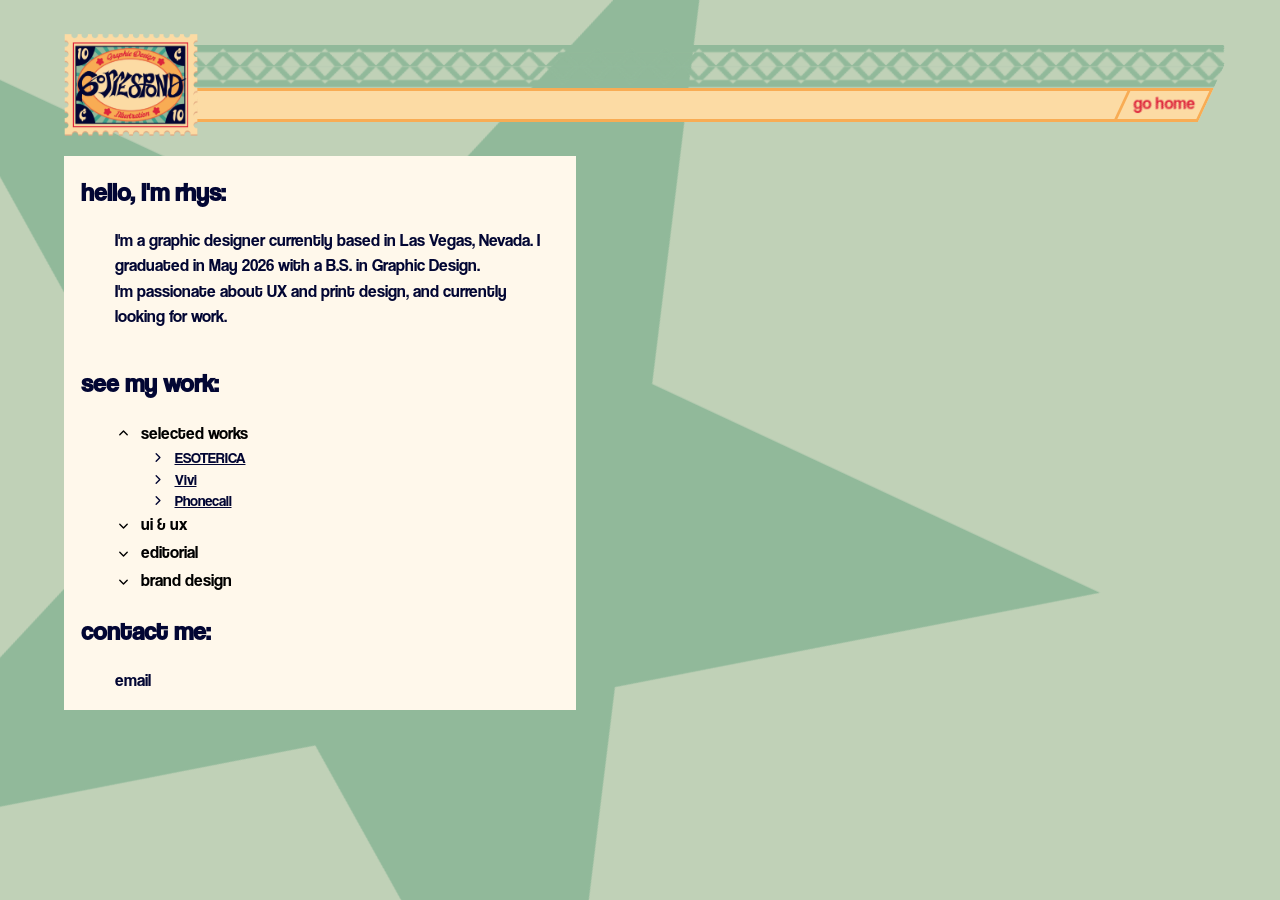
<file: index.html>
<!doctype html>
<html
  lang="en"
  data-ws-project="7219bd61-74be-4994-8073-83abed3c580e"
  data-ws-last-published="2026-05-06T03:51:18.354Z"
>
  <head>
    <link
      rel="stylesheet"
      type="text/css"
      href="/assets/static/app_generated_index-6937cd5a.BhWAfuav.css"
    />
    <meta charset="UTF-8" />
    <meta name="viewport" content="width=device-width,initial-scale=1" />
    <link rel="icon" href="/assets/favicon_1HUtILz5-FAsmZx3cQln-.ico" />
    <link
      rel="preload"
      href="/assets/Coolvetica_Rg_PezVluuNwKdc2-PoSSU6G.otf"
      as="font"
      crossorigin="anonymous"
    />
    <link
      rel="preload"
      href="/assets/Coolvetica_Rg_It_s0XgixGqvMmjViqb48bTv.otf"
      as="font"
      crossorigin="anonymous"
    />
    <meta property="og:url" content="https://url/" />
    <meta property="og:title" content="Home" />
    <meta property="og:type" content="website" />
    <title>Home</title>
  </head>
  <body class="w-element c1yeznrp c10s0dke c1498uo2">
    <div class="w-element">
      <div style="display: contents">
        <div style="display: contents">
          <div class="w-element c1jx9dq0 c1mgqk7u c1ij2you c1cja95t c1evx44w">
            <div
              class="w-element c18bpog4 cnsfal8 capbwup c1l9k3pt c1e995nz c1mjwog0 c1aiwp2a"
            >
              <div class="w-element c1e995nz c1mjwog0 c1l9k3pt c114ax1j">
                <div
                  class="w-element c3z963e cnsfal8 cd6k97m c8d26vm c1uc22ir cstmm0n cc614kf c1v6ob81 cn0ebtp cbyf8ew c8uzqan cw9y4t cnwbr0y c11rp4in c11h8lnx c13b7f68"
                ></div>
                <div
                  class="w-element c3z963e cnsfal8 c6afv3t cd6k97m c8d26vm c1uc22ir c1hxd6dz cs49ajr c1ywrjw5 cnhltzs c2clojx cstmm0n cc614kf c1v6ob81 cn0ebtp cbyf8ew c8uzqan cw9y4t cnwbr0y c11rp4in c11h8lnx cmmuxmd c1asf72y"
                ></div>
              </div>
              <div
                class="w-element c1r355cv c18pwm3s c1lpbgug c64r5d2 c19flbww c1m5i3hl cxqrawh c8t0d28 cfz7fqv cossp0z cnsfal8 c9tm6f8 c1f9rpgy"
              >
                <a href="/" class="w-element co9nepo c1e8t6g5"
                  ><div
                    class="w-element c1fuf7pf c64r5d2 cfz7fqv cyo5v0x c1ianfnv cl0vwwj c19qb1no c1bsyz3x c1g2dhnr c1dhwpg9"
                  >
                    <p class="w-element cuzes8i c1oi5xhl chnukyd c46xdrz">
                      go home
                    </p>
                  </div></a
                >
              </div>
            </div>
            <div class="w-element c18ozn8r cqpxqro cgj1j70 ccmptg2">
              <img
                alt=""
                width="1304"
                height="991"
                src="/assets/logo_gbqBUEKPw7LHcecsRNsSl.png"
                class="w-image c1t9s0bx cqpxqro"
                sizes="100vw"
                srcset="
                  /assets/logo_gbqBUEKPw7LHcecsRNsSl.png   16w,
                  /assets/logo_gbqBUEKPw7LHcecsRNsSl.png   32w,
                  /assets/logo_gbqBUEKPw7LHcecsRNsSl.png   48w,
                  /assets/logo_gbqBUEKPw7LHcecsRNsSl.png   64w,
                  /assets/logo_gbqBUEKPw7LHcecsRNsSl.png   96w,
                  /assets/logo_gbqBUEKPw7LHcecsRNsSl.png  128w,
                  /assets/logo_gbqBUEKPw7LHcecsRNsSl.png  256w,
                  /assets/logo_gbqBUEKPw7LHcecsRNsSl.png  384w,
                  /assets/logo_gbqBUEKPw7LHcecsRNsSl.png  640w,
                  /assets/logo_gbqBUEKPw7LHcecsRNsSl.png  750w,
                  /assets/logo_gbqBUEKPw7LHcecsRNsSl.png  828w,
                  /assets/logo_gbqBUEKPw7LHcecsRNsSl.png 1080w,
                  /assets/logo_gbqBUEKPw7LHcecsRNsSl.png 1200w,
                  /assets/logo_gbqBUEKPw7LHcecsRNsSl.png 1920w,
                  /assets/logo_gbqBUEKPw7LHcecsRNsSl.png 2048w,
                  /assets/logo_gbqBUEKPw7LHcecsRNsSl.png 3840w
                "
                decoding="async"
                loading="lazy"
              />
            </div>
          </div>
        </div>
      </div>
      <div
        class="w-element c63gccm c1jx9dq0 c1ij2you c1ehs4y5 c1j6dhva c1uu3ixr c1xv6ap0 c1fk5436 c1v9d471"
      >
        <div class="w-element c1wx4f88 c3ei0n1">
          <h1 class="w-element c10s0dke c1lwi5a0 csxzgn1 c1yeznrp c1ab1jcp">
            hello, i&#x27;m rhys:
          </h1>
          <p class="w-element c1l9k3pt c1uu9ib2">
            I&#x27;m a graphic designer currently based in Las Vegas, Nevada. I
            graduated in May 2026 with a B.S. in Graphic Design.<br />I&#x27;m
            passionate about UX and print design, and currently looking for
            work.
          </p>
        </div>
        <div class="w-element c1wx4f88 c3ei0n1">
          <h1 class="w-element c10s0dke c1lwi5a0 csxzgn1 c1yeznrp c1ab1jcp">
            see my work:
          </h1>
          <div class="w-accordion cnsfal8" data-orientation="vertical">
            <div
              data-state="open"
              data-orientation="vertical"
              data-ws-index="0"
              class="w-item ci9dz23 cwv60kx citrloq c15dbw0w"
            >
              <h3
                data-orientation="vertical"
                data-state="open"
                class="w-item-header c1xv6ap0"
              >
                <button
                  type="button"
                  aria-controls="radix-:R9l6:"
                  aria-expanded="true"
                  data-state="open"
                  data-orientation="vertical"
                  id="radix-:R1l6:"
                  class="w-item-trigger c1xv6ap0 cmil9t8 c1qugxxs c1f2rwbw cvn3h3q c1ryuuyy c9ao24o c5f0kn7 c1l9k3pt cujon4o czrjaw2 c1dhwpg9 c15skb5g c1uu9ib2"
                  data-radix-collection-item=""
                >
                  <div
                    class="w-box c196n6le c1ti5210 c19bxr99 cqjncfl c82xmi4 c1f4dj5d c1nxber1"
                  >
                    <div class="w-html-embed">
                      <svg
                        xmlns="http://www.w3.org/2000/svg"
                        viewBox="0 0 16 16"
                        fill="currentColor"
                        width="100%"
                        height="100%"
                        style="display: block"
                      >
                        <path
                          d="M4.04 6.284a.65.65 0 0 1 .92.001L8 9.335l3.04-3.05a.65.65 0 1 1 .921.918l-3.5 3.512a.65.65 0 0 1-.921 0L4.039 7.203a.65.65 0 0 1 .001-.92Z"
                        />
                      </svg>
                    </div>
                  </div>
                  <div class="w-text c1gkzeef co94rxu">selected works</div>
                </button>
              </h3>
              <div
                data-state="open"
                id="radix-:R9l6:"
                role="region"
                aria-labelledby="radix-:R1l6:"
                data-orientation="vertical"
                data-ani="expand"
                class="w-item-content cg1mtfa c1jm9xv5 ctzpsj4 c1dkf39g"
                style="
                  --radix-accordion-content-height: var(
                    --radix-collapsible-content-height
                  );
                  --radix-accordion-content-width: var(
                    --radix-collapsible-content-width
                  );
                "
              >
                <div class="w-element c1xv6ap0 c1fk5436 c1leeyr7">
                  <a
                    href="/works/selected-works/esoterica"
                    class="w-element co9nepo c10s0dke c1jp0cmx"
                    ><div class="w-element c1xv6ap0 cvn3h3q c1l9k3pt">
                      <div
                        class="w-box c1lzwq3h c1ti5210 c19bxr99 cqjncfl c82xmi4 c1f4dj5d c1nxber1"
                      >
                        <div class="w-html-embed">
                          <svg
                            xmlns="http://www.w3.org/2000/svg"
                            viewBox="0 0 16 16"
                            fill="currentColor"
                            width="100%"
                            height="100%"
                            style="display: block"
                          >
                            <path
                              d="M4.04 6.284a.65.65 0 0 1 .92.001L8 9.335l3.04-3.05a.65.65 0 1 1 .921.918l-3.5 3.512a.65.65 0 0 1-.921 0L4.039 7.203a.65.65 0 0 1 .001-.92Z"
                            />
                          </svg>
                        </div>
                      </div>
                      <div class="w-text c1gkzeef c1dhwpg9">ESOTERICA</div>
                    </div></a
                  ><a
                    href="/works/selected-works/vivi"
                    class="w-element co9nepo cng4clc c1jp0cmx"
                    ><div class="w-element c1xv6ap0 cvn3h3q c1l9k3pt">
                      <div
                        class="w-box c1lzwq3h c1ti5210 c19bxr99 cqjncfl c82xmi4 c1f4dj5d c1nxber1"
                      >
                        <div class="w-html-embed">
                          <svg
                            xmlns="http://www.w3.org/2000/svg"
                            viewBox="0 0 16 16"
                            fill="currentColor"
                            width="100%"
                            height="100%"
                            style="display: block"
                          >
                            <path
                              d="M4.04 6.284a.65.65 0 0 1 .92.001L8 9.335l3.04-3.05a.65.65 0 1 1 .921.918l-3.5 3.512a.65.65 0 0 1-.921 0L4.039 7.203a.65.65 0 0 1 .001-.92Z"
                            />
                          </svg>
                        </div>
                      </div>
                      <div class="w-text c1gkzeef c1dhwpg9">Vivi</div>
                    </div></a
                  ><a
                    href="/works/selected-works/phonecall"
                    class="w-element co9nepo c10s0dke c1jp0cmx"
                    ><div class="w-element c1xv6ap0 cvn3h3q c1l9k3pt">
                      <div
                        class="w-box c1lzwq3h c1ti5210 c19bxr99 cqjncfl c82xmi4 c1f4dj5d c1nxber1"
                      >
                        <div class="w-html-embed">
                          <svg
                            xmlns="http://www.w3.org/2000/svg"
                            viewBox="0 0 16 16"
                            fill="currentColor"
                            width="100%"
                            height="100%"
                            style="display: block"
                          >
                            <path
                              d="M4.04 6.284a.65.65 0 0 1 .92.001L8 9.335l3.04-3.05a.65.65 0 1 1 .921.918l-3.5 3.512a.65.65 0 0 1-.921 0L4.039 7.203a.65.65 0 0 1 .001-.92Z"
                            />
                          </svg>
                        </div>
                      </div>
                      <div class="w-text c1gkzeef c1dhwpg9">Phonecall</div>
                    </div></a
                  >
                </div>
              </div>
            </div>
            <div
              data-state="closed"
              data-orientation="vertical"
              data-ws-index="1"
              class="w-item ci9dz23 cwv60kx citrloq c15dbw0w"
            >
              <h3
                data-orientation="vertical"
                data-state="closed"
                class="w-item-header c1xv6ap0"
              >
                <button
                  type="button"
                  aria-controls="radix-:Ral6:"
                  aria-expanded="false"
                  data-state="closed"
                  data-orientation="vertical"
                  id="radix-:R2l6:"
                  class="w-item-trigger c1xv6ap0 cmil9t8 c1qugxxs c1f2rwbw cvn3h3q c1ryuuyy c9ao24o c5f0kn7 c1l9k3pt cujon4o czrjaw2 c1dhwpg9 c15skb5g c1uu9ib2"
                  data-radix-collection-item=""
                >
                  <div
                    class="w-box c196n6le c1ti5210 c19bxr99 cqjncfl c82xmi4 c1f4dj5d c1nxber1"
                  >
                    <div class="w-html-embed">
                      <svg
                        xmlns="http://www.w3.org/2000/svg"
                        viewBox="0 0 16 16"
                        fill="currentColor"
                        width="100%"
                        height="100%"
                        style="display: block"
                      >
                        <path
                          d="M4.04 6.284a.65.65 0 0 1 .92.001L8 9.335l3.04-3.05a.65.65 0 1 1 .921.918l-3.5 3.512a.65.65 0 0 1-.921 0L4.039 7.203a.65.65 0 0 1 .001-.92Z"
                        />
                      </svg>
                    </div>
                  </div>
                  <div class="w-text c1gkzeef co94rxu">ui &amp; ux</div>
                </button>
              </h3>
              <div
                data-state="closed"
                id="radix-:Ral6:"
                hidden=""
                role="region"
                aria-labelledby="radix-:R2l6:"
                data-orientation="vertical"
                data-ani="expand"
                class="w-item-content cg1mtfa c1jm9xv5 ctzpsj4 c1dkf39g"
                style="
                  --radix-accordion-content-height: var(
                    --radix-collapsible-content-height
                  );
                  --radix-accordion-content-width: var(
                    --radix-collapsible-content-width
                  );
                "
              ></div>
            </div>
            <div
              data-state="closed"
              data-orientation="vertical"
              data-ws-index="2"
              class="w-item ci9dz23 cwv60kx citrloq c15dbw0w"
            >
              <h3
                data-orientation="vertical"
                data-state="closed"
                class="w-item-header c1xv6ap0"
              >
                <button
                  type="button"
                  aria-controls="radix-:Rbl6:"
                  aria-expanded="false"
                  data-state="closed"
                  data-orientation="vertical"
                  id="radix-:R3l6:"
                  class="w-item-trigger c1xv6ap0 cmil9t8 c1qugxxs c1f2rwbw cvn3h3q c1ryuuyy c9ao24o c5f0kn7 c1l9k3pt cujon4o czrjaw2 c1dhwpg9 c15skb5g c1uu9ib2"
                  data-radix-collection-item=""
                >
                  <div
                    class="w-box c196n6le c1ti5210 c19bxr99 cqjncfl c82xmi4 c1f4dj5d c1nxber1"
                  >
                    <div class="w-html-embed">
                      <svg
                        xmlns="http://www.w3.org/2000/svg"
                        viewBox="0 0 16 16"
                        fill="currentColor"
                        width="100%"
                        height="100%"
                        style="display: block"
                      >
                        <path
                          d="M4.04 6.284a.65.65 0 0 1 .92.001L8 9.335l3.04-3.05a.65.65 0 1 1 .921.918l-3.5 3.512a.65.65 0 0 1-.921 0L4.039 7.203a.65.65 0 0 1 .001-.92Z"
                        />
                      </svg>
                    </div>
                  </div>
                  <div class="w-text c1gkzeef co94rxu">editorial</div>
                </button>
              </h3>
              <div
                data-state="closed"
                id="radix-:Rbl6:"
                hidden=""
                role="region"
                aria-labelledby="radix-:R3l6:"
                data-orientation="vertical"
                data-ani="expand"
                class="w-item-content cg1mtfa c1jm9xv5 ctzpsj4 c1dkf39g"
                style="
                  --radix-accordion-content-height: var(
                    --radix-collapsible-content-height
                  );
                  --radix-accordion-content-width: var(
                    --radix-collapsible-content-width
                  );
                "
              ></div>
            </div>
            <div
              data-state="closed"
              data-orientation="vertical"
              data-ws-index="3"
              class="w-item ci9dz23 cwv60kx citrloq c15dbw0w"
            >
              <h3
                data-orientation="vertical"
                data-state="closed"
                class="w-item-header c1xv6ap0"
              >
                <button
                  type="button"
                  aria-controls="radix-:Rcl6:"
                  aria-expanded="false"
                  data-state="closed"
                  data-orientation="vertical"
                  id="radix-:R4l6:"
                  class="w-item-trigger c1xv6ap0 cmil9t8 c1qugxxs c1f2rwbw cvn3h3q c1ryuuyy c9ao24o c5f0kn7 c1l9k3pt cujon4o czrjaw2 c1dhwpg9 c15skb5g c1uu9ib2"
                  data-radix-collection-item=""
                >
                  <div
                    class="w-box c196n6le c1ti5210 c19bxr99 cqjncfl c82xmi4 c1f4dj5d c1nxber1"
                  >
                    <div class="w-html-embed">
                      <svg
                        xmlns="http://www.w3.org/2000/svg"
                        viewBox="0 0 16 16"
                        fill="currentColor"
                        width="100%"
                        height="100%"
                        style="display: block"
                      >
                        <path
                          d="M4.04 6.284a.65.65 0 0 1 .92.001L8 9.335l3.04-3.05a.65.65 0 1 1 .921.918l-3.5 3.512a.65.65 0 0 1-.921 0L4.039 7.203a.65.65 0 0 1 .001-.92Z"
                        />
                      </svg>
                    </div>
                  </div>
                  <div class="w-text c1gkzeef co94rxu">brand design</div>
                </button>
              </h3>
              <div
                data-state="closed"
                id="radix-:Rcl6:"
                hidden=""
                role="region"
                aria-labelledby="radix-:R4l6:"
                data-orientation="vertical"
                data-ani="expand"
                class="w-item-content cg1mtfa c1jm9xv5 ctzpsj4 c1dkf39g"
                style="
                  --radix-accordion-content-height: var(
                    --radix-collapsible-content-height
                  );
                  --radix-accordion-content-width: var(
                    --radix-collapsible-content-width
                  );
                "
              ></div>
            </div>
          </div>
        </div>
        <div class="w-element c1wx4f88 c3ei0n1">
          <h1 class="w-element c10s0dke c1lwi5a0 csxzgn1 c1yeznrp c1ab1jcp">
            contact me:
          </h1>
          <ul class="w-element c10s0dke clgahng c1yeznrp c1l9k3pt c1uu9ib2">
            <li class="w-element c1dhwpg9">
              <a
                href="mailto:rhys@correspond.dev"
                target="_blank"
                class="w-element co9nepo c10s0dke c1e8t6g5 c1dhwpg9 c1jp0cmx"
                ><span class="w-element c1dhwpg9">email</span></a
              >
            </li>
          </ul>
        </div>
      </div>
      <div
        class="w-element c1g8bz4r cjoac6u c6afv3t c1hxd6dz cs49ajr c1ywrjw5 cnhltzs c2clojx cstmm0n cft5hyx cg2nt7j c16ddh c13b7f68 cduuurn c1ylt65a c1asf72y czgw6dg c1rlxdsz c1nf3zf0"
      ></div>
    </div>
    <script id="vike_pageContext" type="application/json">
      {
        "_urlRewrite": null,
        "pageId": "/pages/index",
        "routeParams": {},
        "data": {
          "url": "https://url/",
          "system": {
            "params": {},
            "search": {},
            "origin": "https://url",
            "pathname": "/"
          },
          "resources": {},
          "pageMeta": {
            "title": "Home",
            "description": "!undefined",
            "excludePageFromSearch": "!undefined",
            "language": "!undefined",
            "socialImageAssetName": "!undefined",
            "socialImageUrl": "!undefined",
            "status": "!undefined",
            "redirect": "!undefined",
            "custom": []
          }
        }
      }
    </script>
    <script id="vike_globalContext" type="application/json">
      {}
    </script>
    <script
      src="/assets/entries/entry-server-routing.nm9-1BFC.js"
      type="module"
      async
    ></script>
    <link
      rel="modulepreload"
      href="/assets/entries/pages_index.CdyBFu9x.js"
      as="script"
      type="text/javascript"
    /><link
      rel="modulepreload"
      href="/assets/chunks/chunk-B5F03mps.js"
      as="script"
      type="text/javascript"
    />
  </body>
</html>
</file>
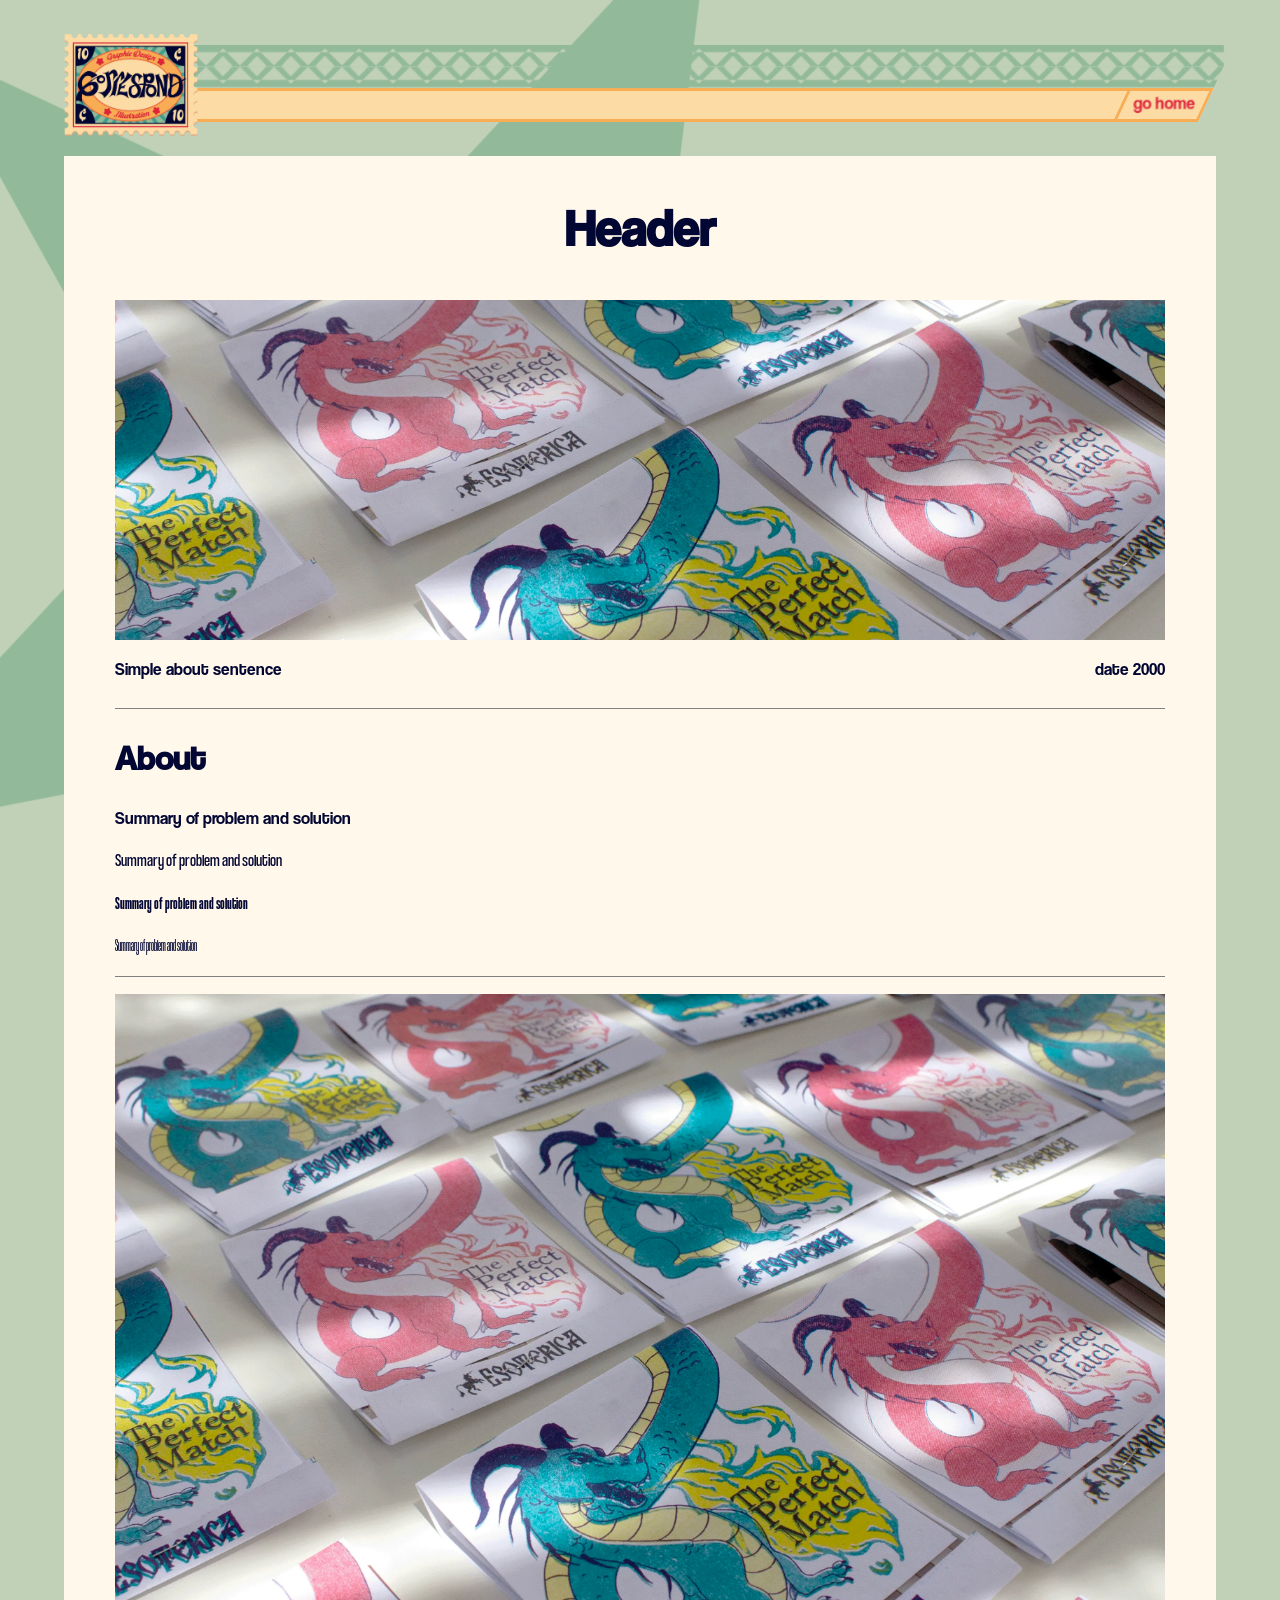
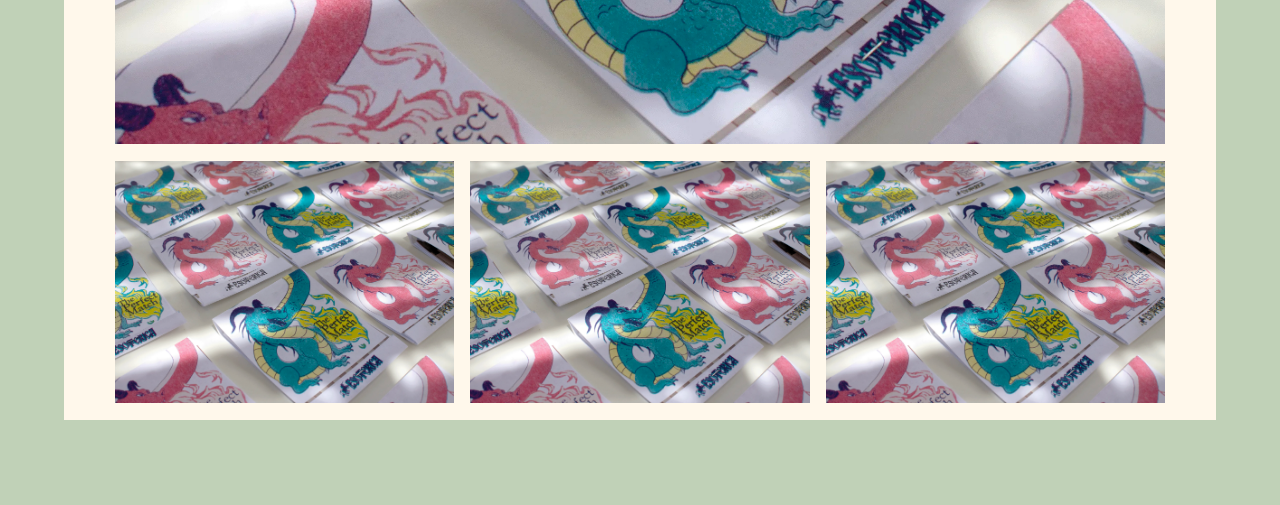
<file: template/index.html>
<!doctype html>
<html
  lang="en"
  data-ws-project="7219bd61-74be-4994-8073-83abed3c580e"
  data-ws-last-published="2026-05-06T03:51:18.354Z"
>
  <head>
    <link
      rel="stylesheet"
      type="text/css"
      href="/assets/static/app_generated_index-6937cd5a.BhWAfuav.css"
    />
    <meta charset="UTF-8" />
    <meta name="viewport" content="width=device-width,initial-scale=1" />
    <link rel="icon" href="/assets/favicon_1HUtILz5-FAsmZx3cQln-.ico" />
    <link
      rel="preload"
      href="/assets/Coolvetica_Rg_PezVluuNwKdc2-PoSSU6G.otf"
      as="font"
      crossorigin="anonymous"
    />
    <link
      rel="preload"
      href="/assets/Coolvetica_Rg_Cond_p-5VPTKfo-GE-l2akcInU.otf"
      as="font"
      crossorigin="anonymous"
    />
    <link
      rel="preload"
      href="/assets/Coolvetica_Rg_It_s0XgixGqvMmjViqb48bTv.otf"
      as="font"
      crossorigin="anonymous"
    />
    <link
      rel="preload"
      href="/assets/Coolvetica_Hv_Comp_QxIEoQkiaLyUVCYF1GWgD.otf"
      as="font"
      crossorigin="anonymous"
    />
    <link
      rel="preload"
      href="/assets/Coolvetica_Rg_Cram_sYyvNHUuGfcDrEwnqn8kA.otf"
      as="font"
      crossorigin="anonymous"
    />
    <link
      rel="preload"
      href="/assets/Crouse_Rhys_Capstone_2_nN74G_8_ozCSdSJSPeqwF.webp"
      as="image"
    />
    <meta property="og:url" content="https://url/template" />
    <meta property="og:title" content="Untitled" />
    <meta property="og:type" content="website" />
    <meta name="robots" content="noindex, nofollow" />
    <meta property="twitter:card" content="summary_large_image" />
    <title>Untitled</title>
  </head>
  <body class="w-element">
    <div class="w-element">
      <div style="display: contents">
        <div style="display: contents">
          <div class="w-element c1jx9dq0 c1mgqk7u c1ij2you c1cja95t c1evx44w">
            <div
              class="w-element c18bpog4 cnsfal8 capbwup c1l9k3pt c1e995nz c1mjwog0 c1aiwp2a"
            >
              <div class="w-element c1e995nz c1mjwog0 c1l9k3pt c114ax1j">
                <div
                  class="w-element c3z963e cnsfal8 cd6k97m c8d26vm c1uc22ir cstmm0n cc614kf c1v6ob81 cn0ebtp cbyf8ew c8uzqan cw9y4t cnwbr0y c11rp4in c11h8lnx c13b7f68"
                ></div>
                <div
                  class="w-element c3z963e cnsfal8 c6afv3t cd6k97m c8d26vm c1uc22ir c1hxd6dz cs49ajr c1ywrjw5 cnhltzs c2clojx cstmm0n cc614kf c1v6ob81 cn0ebtp cbyf8ew c8uzqan cw9y4t cnwbr0y c11rp4in c11h8lnx cmmuxmd c1asf72y"
                ></div>
              </div>
              <div
                class="w-element c1r355cv c18pwm3s c1lpbgug c64r5d2 c19flbww c1m5i3hl cxqrawh c8t0d28 cfz7fqv cossp0z cnsfal8 c9tm6f8 c1f9rpgy"
              >
                <a href="/" class="w-element co9nepo c1e8t6g5"
                  ><div
                    class="w-element c1fuf7pf c64r5d2 cfz7fqv cyo5v0x c1ianfnv cl0vwwj c19qb1no c1bsyz3x c1g2dhnr c1dhwpg9"
                  >
                    <p class="w-element cuzes8i c1oi5xhl chnukyd c46xdrz">
                      go home
                    </p>
                  </div></a
                >
              </div>
            </div>
            <div class="w-element c18ozn8r cqpxqro cgj1j70 ccmptg2">
              <img
                alt=""
                width="1304"
                height="991"
                src="/assets/logo_gbqBUEKPw7LHcecsRNsSl.png"
                class="w-image c1t9s0bx cqpxqro"
                sizes="100vw"
                srcset="
                  /assets/logo_gbqBUEKPw7LHcecsRNsSl.png   16w,
                  /assets/logo_gbqBUEKPw7LHcecsRNsSl.png   32w,
                  /assets/logo_gbqBUEKPw7LHcecsRNsSl.png   48w,
                  /assets/logo_gbqBUEKPw7LHcecsRNsSl.png   64w,
                  /assets/logo_gbqBUEKPw7LHcecsRNsSl.png   96w,
                  /assets/logo_gbqBUEKPw7LHcecsRNsSl.png  128w,
                  /assets/logo_gbqBUEKPw7LHcecsRNsSl.png  256w,
                  /assets/logo_gbqBUEKPw7LHcecsRNsSl.png  384w,
                  /assets/logo_gbqBUEKPw7LHcecsRNsSl.png  640w,
                  /assets/logo_gbqBUEKPw7LHcecsRNsSl.png  750w,
                  /assets/logo_gbqBUEKPw7LHcecsRNsSl.png  828w,
                  /assets/logo_gbqBUEKPw7LHcecsRNsSl.png 1080w,
                  /assets/logo_gbqBUEKPw7LHcecsRNsSl.png 1200w,
                  /assets/logo_gbqBUEKPw7LHcecsRNsSl.png 1920w,
                  /assets/logo_gbqBUEKPw7LHcecsRNsSl.png 2048w,
                  /assets/logo_gbqBUEKPw7LHcecsRNsSl.png 3840w
                "
                decoding="async"
                loading="lazy"
              />
            </div>
          </div>
        </div>
      </div>
      <div
        class="w-element c63gccm c1jx9dq0 c1ij2you c1ehs4y5 csl8yps c3irtg7 c1xv6ap0 c1fk5436 c1v9d471"
      >
        <div class="w-element c1wx4f88 c3ei0n1 c17g2ly6">
          <h1
            class="w-element c10s0dke cv50xp5 csxzgn1 c1yeznrp c1ab1jcp ciw8ws8"
          >
            Header
          </h1>
          <div class="w-element c1leeyr7 cwyx0l9">
            <div class="w-element cz0f3rl cofx11i cvnbxxw cfk8x2s"></div>
            <div class="w-element c9tm6f8 c1wvuwee cnsfal8">
              <p class="w-element c1uu9ib2 csxzgn1 ctmlr6q">
                Simple about sentence
              </p>
              <p class="w-element c1uu9ib2">date 2000</p>
            </div>
            <hr class="w-element c1tlkkli ci9dz23 cwv60kx c19flbww citrloq" />
            <h1
              class="w-element c10s0dke ckykj80 csxzgn1 c1yeznrp c1ab1jcp c18xlhik"
            >
              About
            </h1>
            <p class="w-element c1uu9ib2 csxzgn1">
              Summary of problem and solution
            </p>
            <p class="w-element c1uu9ib2 csxzgn1 ckxgfka">
              Summary of problem and solution
            </p>
            <p class="w-element c1uu9ib2 csxzgn1 c1s1tx5a">
              Summary of problem and solution
            </p>
            <p class="w-element c1uu9ib2 csxzgn1 c13k64pn">
              Summary of problem and solution
            </p>
            <hr class="w-element c1tlkkli ci9dz23 cwv60kx c19flbww citrloq" />
            <img
              alt=""
              width="3000"
              height="2142"
              src="/assets/Crouse_Rhys_Capstone_2_nN74G_8_ozCSdSJSPeqwF.webp"
              class="w-image c1d0vu83 c1rg7nbe"
              sizes="100vw"
              srcset="
                /assets/Crouse_Rhys_Capstone_2_nN74G_8_ozCSdSJSPeqwF.webp   16w,
                /assets/Crouse_Rhys_Capstone_2_nN74G_8_ozCSdSJSPeqwF.webp   32w,
                /assets/Crouse_Rhys_Capstone_2_nN74G_8_ozCSdSJSPeqwF.webp   48w,
                /assets/Crouse_Rhys_Capstone_2_nN74G_8_ozCSdSJSPeqwF.webp   64w,
                /assets/Crouse_Rhys_Capstone_2_nN74G_8_ozCSdSJSPeqwF.webp   96w,
                /assets/Crouse_Rhys_Capstone_2_nN74G_8_ozCSdSJSPeqwF.webp  128w,
                /assets/Crouse_Rhys_Capstone_2_nN74G_8_ozCSdSJSPeqwF.webp  256w,
                /assets/Crouse_Rhys_Capstone_2_nN74G_8_ozCSdSJSPeqwF.webp  384w,
                /assets/Crouse_Rhys_Capstone_2_nN74G_8_ozCSdSJSPeqwF.webp  640w,
                /assets/Crouse_Rhys_Capstone_2_nN74G_8_ozCSdSJSPeqwF.webp  750w,
                /assets/Crouse_Rhys_Capstone_2_nN74G_8_ozCSdSJSPeqwF.webp  828w,
                /assets/Crouse_Rhys_Capstone_2_nN74G_8_ozCSdSJSPeqwF.webp 1080w,
                /assets/Crouse_Rhys_Capstone_2_nN74G_8_ozCSdSJSPeqwF.webp 1200w,
                /assets/Crouse_Rhys_Capstone_2_nN74G_8_ozCSdSJSPeqwF.webp 1920w,
                /assets/Crouse_Rhys_Capstone_2_nN74G_8_ozCSdSJSPeqwF.webp 2048w,
                /assets/Crouse_Rhys_Capstone_2_nN74G_8_ozCSdSJSPeqwF.webp 3840w
              "
              decoding="async"
              loading="lazy"
            />
            <div
              class="w-element c111l6or c3hsgkw c8qwjar c127kil6 c1c0h577 c1fwq2ko"
            >
              <img
                alt=""
                width="3000"
                height="2142"
                src="/assets/Crouse_Rhys_Capstone_2_nN74G_8_ozCSdSJSPeqwF.webp"
                class="w-image"
                sizes="100vw"
                srcset="
                  /assets/Crouse_Rhys_Capstone_2_nN74G_8_ozCSdSJSPeqwF.webp   16w,
                  /assets/Crouse_Rhys_Capstone_2_nN74G_8_ozCSdSJSPeqwF.webp   32w,
                  /assets/Crouse_Rhys_Capstone_2_nN74G_8_ozCSdSJSPeqwF.webp   48w,
                  /assets/Crouse_Rhys_Capstone_2_nN74G_8_ozCSdSJSPeqwF.webp   64w,
                  /assets/Crouse_Rhys_Capstone_2_nN74G_8_ozCSdSJSPeqwF.webp   96w,
                  /assets/Crouse_Rhys_Capstone_2_nN74G_8_ozCSdSJSPeqwF.webp  128w,
                  /assets/Crouse_Rhys_Capstone_2_nN74G_8_ozCSdSJSPeqwF.webp  256w,
                  /assets/Crouse_Rhys_Capstone_2_nN74G_8_ozCSdSJSPeqwF.webp  384w,
                  /assets/Crouse_Rhys_Capstone_2_nN74G_8_ozCSdSJSPeqwF.webp  640w,
                  /assets/Crouse_Rhys_Capstone_2_nN74G_8_ozCSdSJSPeqwF.webp  750w,
                  /assets/Crouse_Rhys_Capstone_2_nN74G_8_ozCSdSJSPeqwF.webp  828w,
                  /assets/Crouse_Rhys_Capstone_2_nN74G_8_ozCSdSJSPeqwF.webp 1080w,
                  /assets/Crouse_Rhys_Capstone_2_nN74G_8_ozCSdSJSPeqwF.webp 1200w,
                  /assets/Crouse_Rhys_Capstone_2_nN74G_8_ozCSdSJSPeqwF.webp 1920w,
                  /assets/Crouse_Rhys_Capstone_2_nN74G_8_ozCSdSJSPeqwF.webp 2048w,
                  /assets/Crouse_Rhys_Capstone_2_nN74G_8_ozCSdSJSPeqwF.webp 3840w
                "
                decoding="async"
                loading="lazy"
              /><img
                alt=""
                width="3000"
                height="2142"
                src="/assets/Crouse_Rhys_Capstone_2_nN74G_8_ozCSdSJSPeqwF.webp"
                class="w-image"
                sizes="100vw"
                srcset="
                  /assets/Crouse_Rhys_Capstone_2_nN74G_8_ozCSdSJSPeqwF.webp   16w,
                  /assets/Crouse_Rhys_Capstone_2_nN74G_8_ozCSdSJSPeqwF.webp   32w,
                  /assets/Crouse_Rhys_Capstone_2_nN74G_8_ozCSdSJSPeqwF.webp   48w,
                  /assets/Crouse_Rhys_Capstone_2_nN74G_8_ozCSdSJSPeqwF.webp   64w,
                  /assets/Crouse_Rhys_Capstone_2_nN74G_8_ozCSdSJSPeqwF.webp   96w,
                  /assets/Crouse_Rhys_Capstone_2_nN74G_8_ozCSdSJSPeqwF.webp  128w,
                  /assets/Crouse_Rhys_Capstone_2_nN74G_8_ozCSdSJSPeqwF.webp  256w,
                  /assets/Crouse_Rhys_Capstone_2_nN74G_8_ozCSdSJSPeqwF.webp  384w,
                  /assets/Crouse_Rhys_Capstone_2_nN74G_8_ozCSdSJSPeqwF.webp  640w,
                  /assets/Crouse_Rhys_Capstone_2_nN74G_8_ozCSdSJSPeqwF.webp  750w,
                  /assets/Crouse_Rhys_Capstone_2_nN74G_8_ozCSdSJSPeqwF.webp  828w,
                  /assets/Crouse_Rhys_Capstone_2_nN74G_8_ozCSdSJSPeqwF.webp 1080w,
                  /assets/Crouse_Rhys_Capstone_2_nN74G_8_ozCSdSJSPeqwF.webp 1200w,
                  /assets/Crouse_Rhys_Capstone_2_nN74G_8_ozCSdSJSPeqwF.webp 1920w,
                  /assets/Crouse_Rhys_Capstone_2_nN74G_8_ozCSdSJSPeqwF.webp 2048w,
                  /assets/Crouse_Rhys_Capstone_2_nN74G_8_ozCSdSJSPeqwF.webp 3840w
                "
                decoding="async"
                loading="lazy"
              /><img
                alt=""
                width="3000"
                height="2142"
                src="/assets/Crouse_Rhys_Capstone_2_nN74G_8_ozCSdSJSPeqwF.webp"
                class="w-image"
                sizes="100vw"
                srcset="
                  /assets/Crouse_Rhys_Capstone_2_nN74G_8_ozCSdSJSPeqwF.webp   16w,
                  /assets/Crouse_Rhys_Capstone_2_nN74G_8_ozCSdSJSPeqwF.webp   32w,
                  /assets/Crouse_Rhys_Capstone_2_nN74G_8_ozCSdSJSPeqwF.webp   48w,
                  /assets/Crouse_Rhys_Capstone_2_nN74G_8_ozCSdSJSPeqwF.webp   64w,
                  /assets/Crouse_Rhys_Capstone_2_nN74G_8_ozCSdSJSPeqwF.webp   96w,
                  /assets/Crouse_Rhys_Capstone_2_nN74G_8_ozCSdSJSPeqwF.webp  128w,
                  /assets/Crouse_Rhys_Capstone_2_nN74G_8_ozCSdSJSPeqwF.webp  256w,
                  /assets/Crouse_Rhys_Capstone_2_nN74G_8_ozCSdSJSPeqwF.webp  384w,
                  /assets/Crouse_Rhys_Capstone_2_nN74G_8_ozCSdSJSPeqwF.webp  640w,
                  /assets/Crouse_Rhys_Capstone_2_nN74G_8_ozCSdSJSPeqwF.webp  750w,
                  /assets/Crouse_Rhys_Capstone_2_nN74G_8_ozCSdSJSPeqwF.webp  828w,
                  /assets/Crouse_Rhys_Capstone_2_nN74G_8_ozCSdSJSPeqwF.webp 1080w,
                  /assets/Crouse_Rhys_Capstone_2_nN74G_8_ozCSdSJSPeqwF.webp 1200w,
                  /assets/Crouse_Rhys_Capstone_2_nN74G_8_ozCSdSJSPeqwF.webp 1920w,
                  /assets/Crouse_Rhys_Capstone_2_nN74G_8_ozCSdSJSPeqwF.webp 2048w,
                  /assets/Crouse_Rhys_Capstone_2_nN74G_8_ozCSdSJSPeqwF.webp 3840w
                "
                decoding="async"
                loading="lazy"
              />
            </div>
          </div>
        </div>
      </div>
      <div
        class="w-element c1g8bz4r cjoac6u c6afv3t c1hxd6dz cs49ajr c1ywrjw5 cnhltzs c2clojx cstmm0n cft5hyx cg2nt7j c16ddh c13b7f68 cduuurn c1ylt65a c1asf72y czgw6dg c1rlxdsz c1nf3zf0"
      ></div>
    </div>
    <script id="vike_pageContext" type="application/json">
      {
        "_urlRewrite": null,
        "pageId": "/pages/template",
        "routeParams": {},
        "data": {
          "url": "https://url/template",
          "system": {
            "params": {},
            "search": {},
            "origin": "https://url",
            "pathname": "/template"
          },
          "resources": {},
          "pageMeta": {
            "title": "Untitled",
            "description": "",
            "excludePageFromSearch": true,
            "language": "",
            "socialImageAssetName": "!undefined",
            "socialImageUrl": "",
            "status": "!undefined",
            "redirect": "",
            "custom": []
          }
        }
      }
    </script>
    <script id="vike_globalContext" type="application/json">
      {}
    </script>
    <script
      src="/assets/entries/entry-server-routing.nm9-1BFC.js"
      type="module"
      async
    ></script>
    <link
      rel="modulepreload"
      href="/assets/entries/pages_template.CT8dsRPz.js"
      as="script"
      type="text/javascript"
    /><link
      rel="modulepreload"
      href="/assets/chunks/chunk-B5F03mps.js"
      as="script"
      type="text/javascript"
    />
  </body>
</html>
</file>
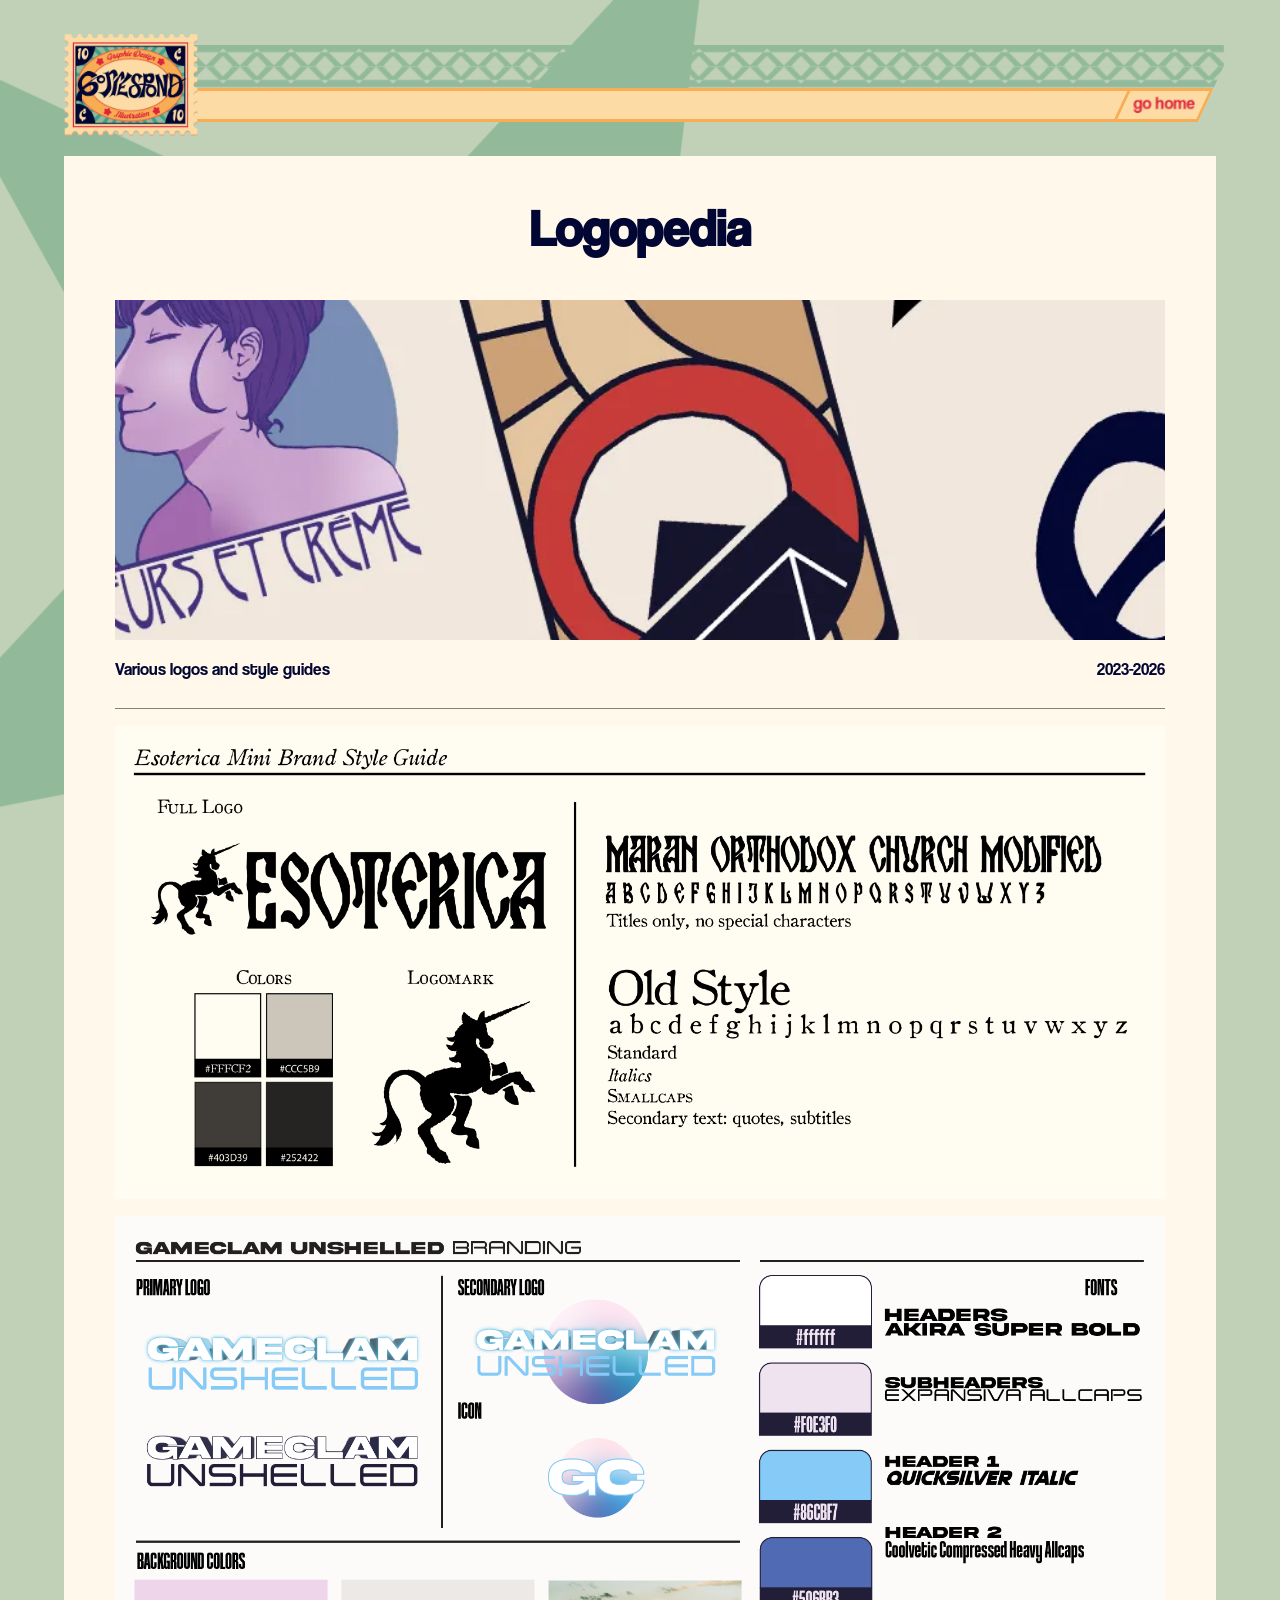
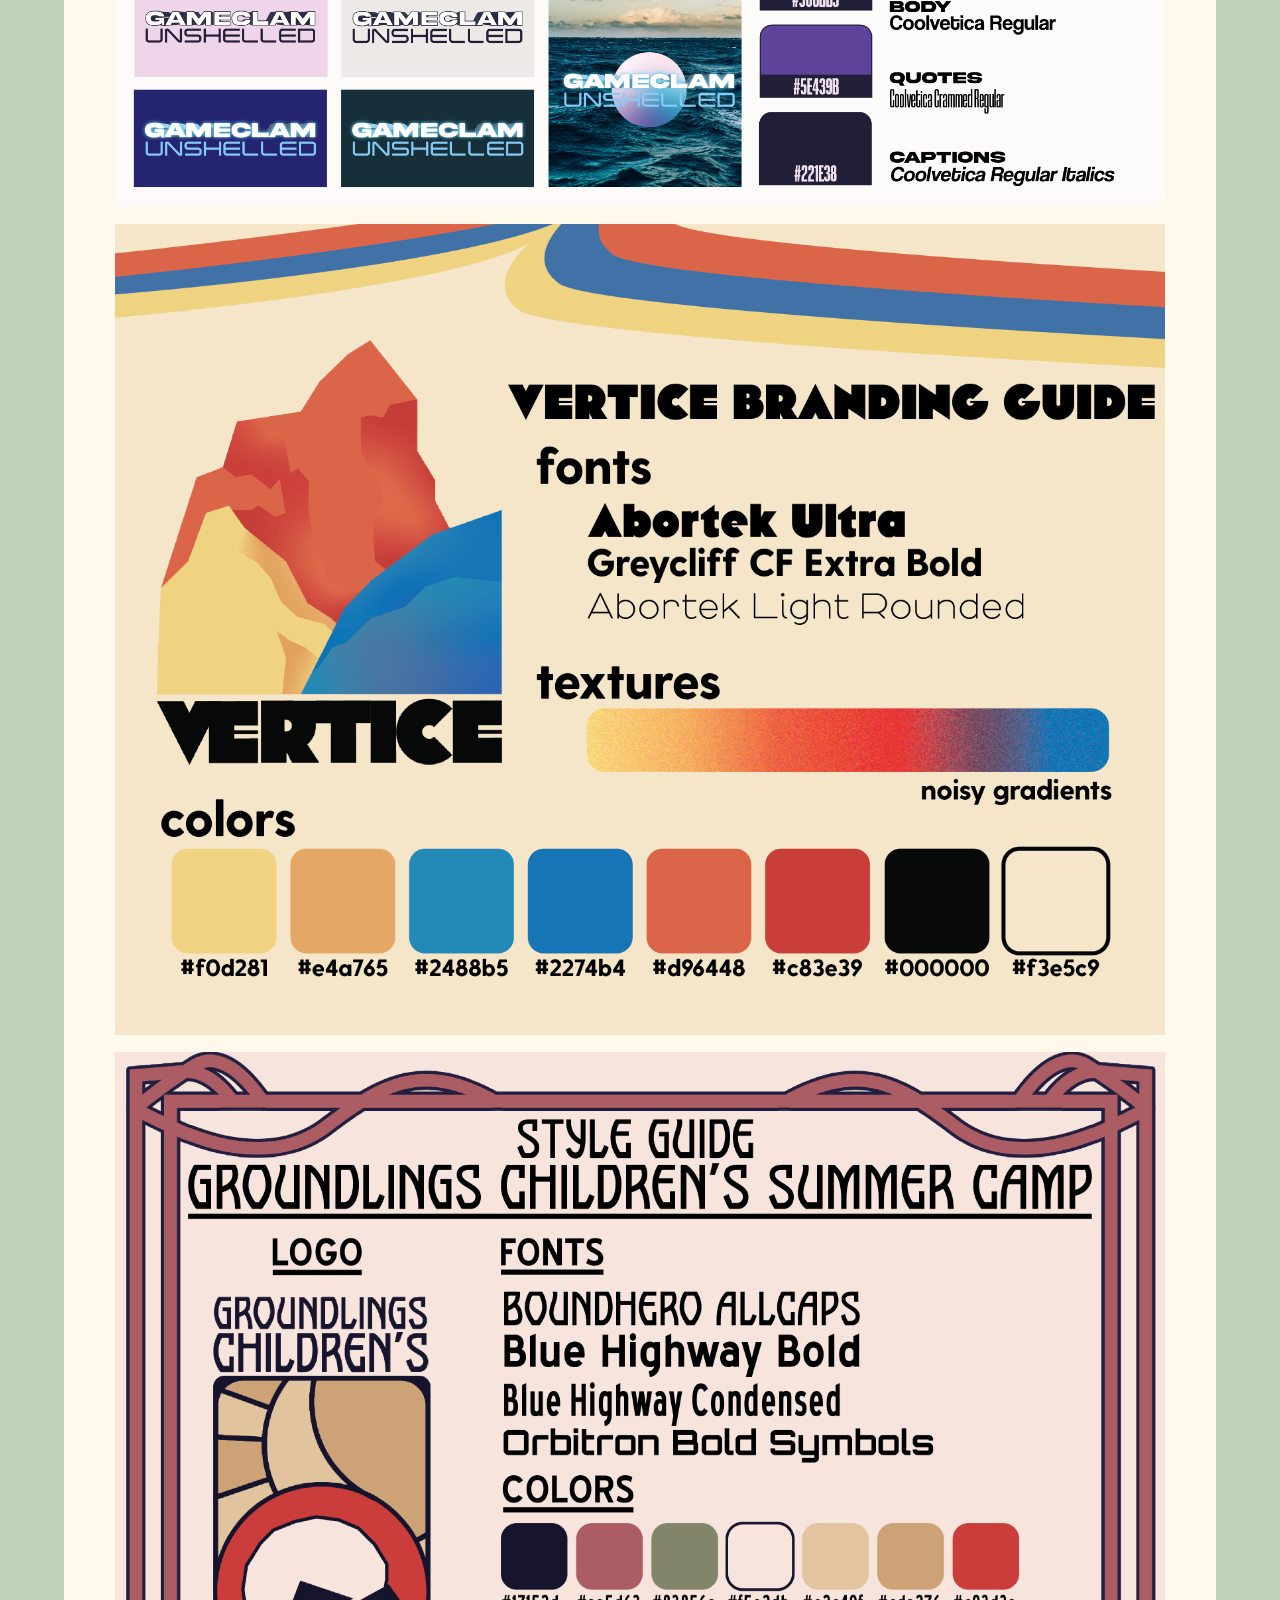
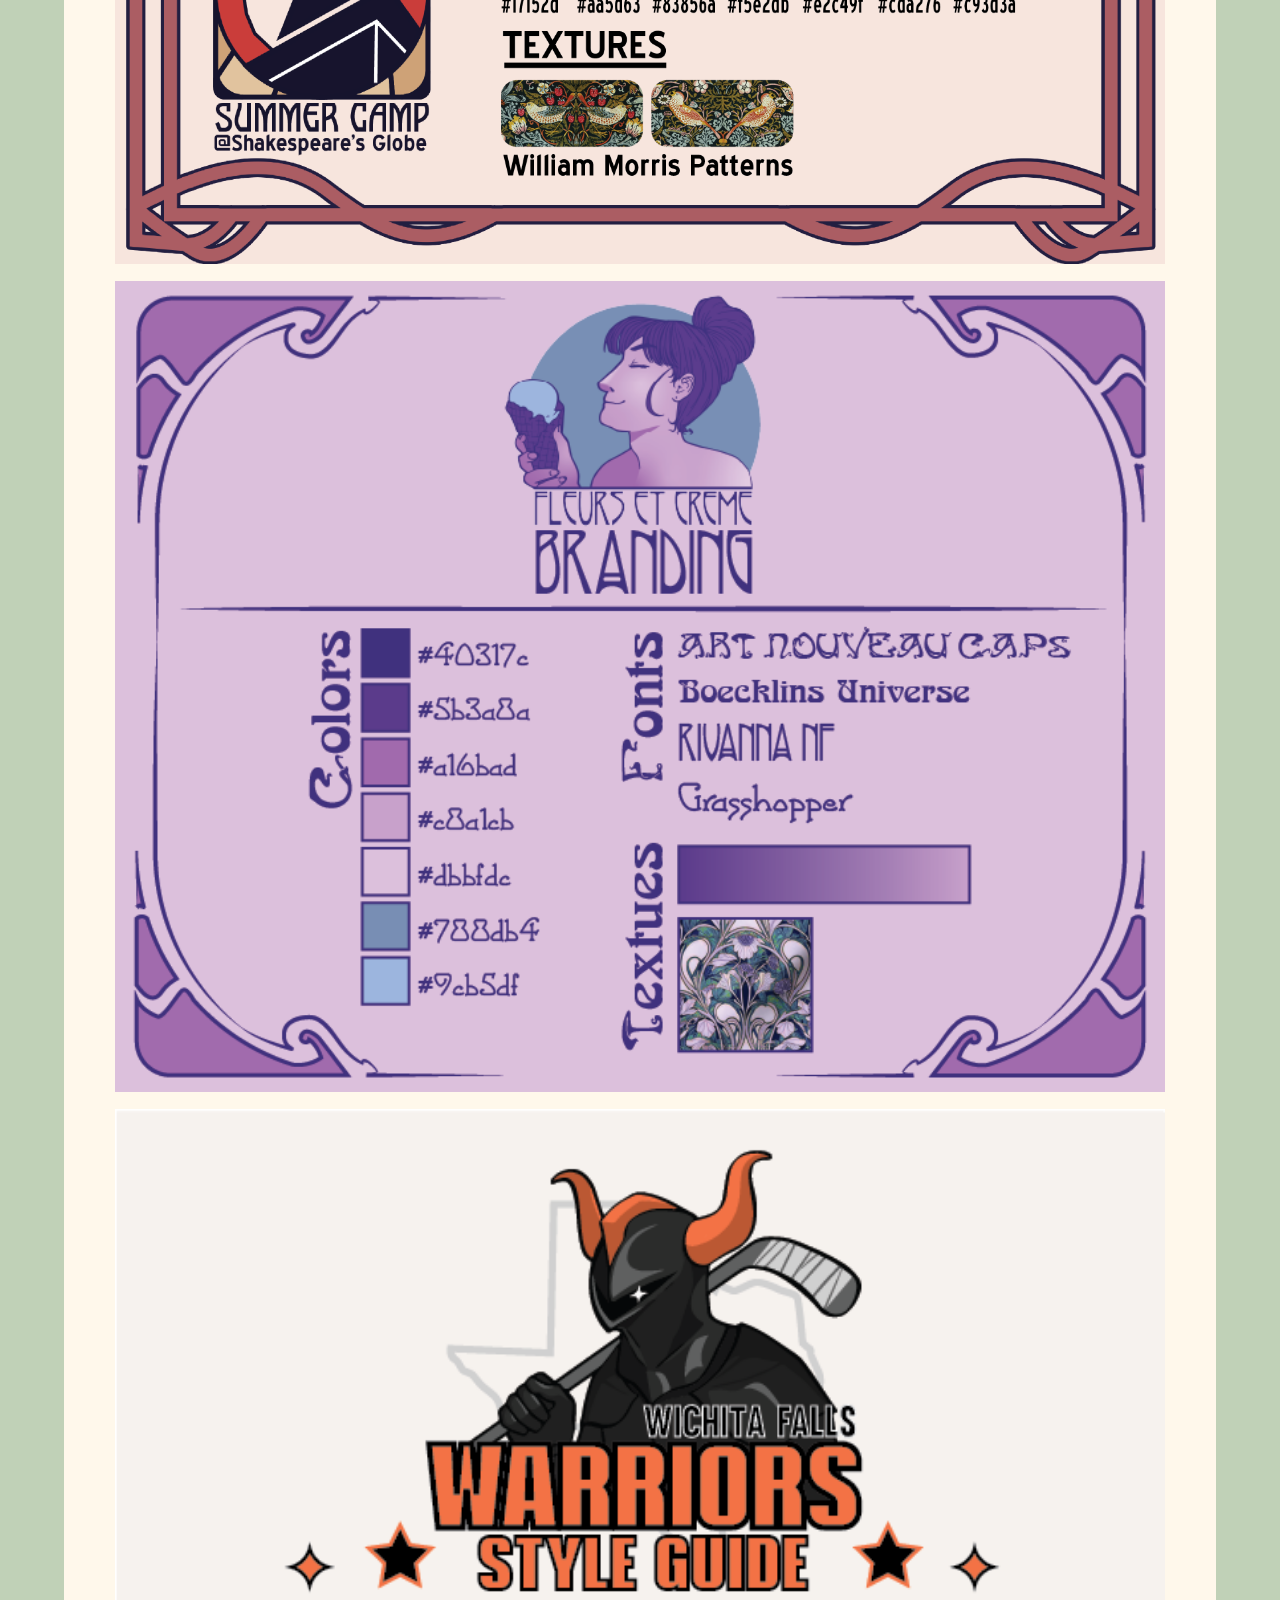
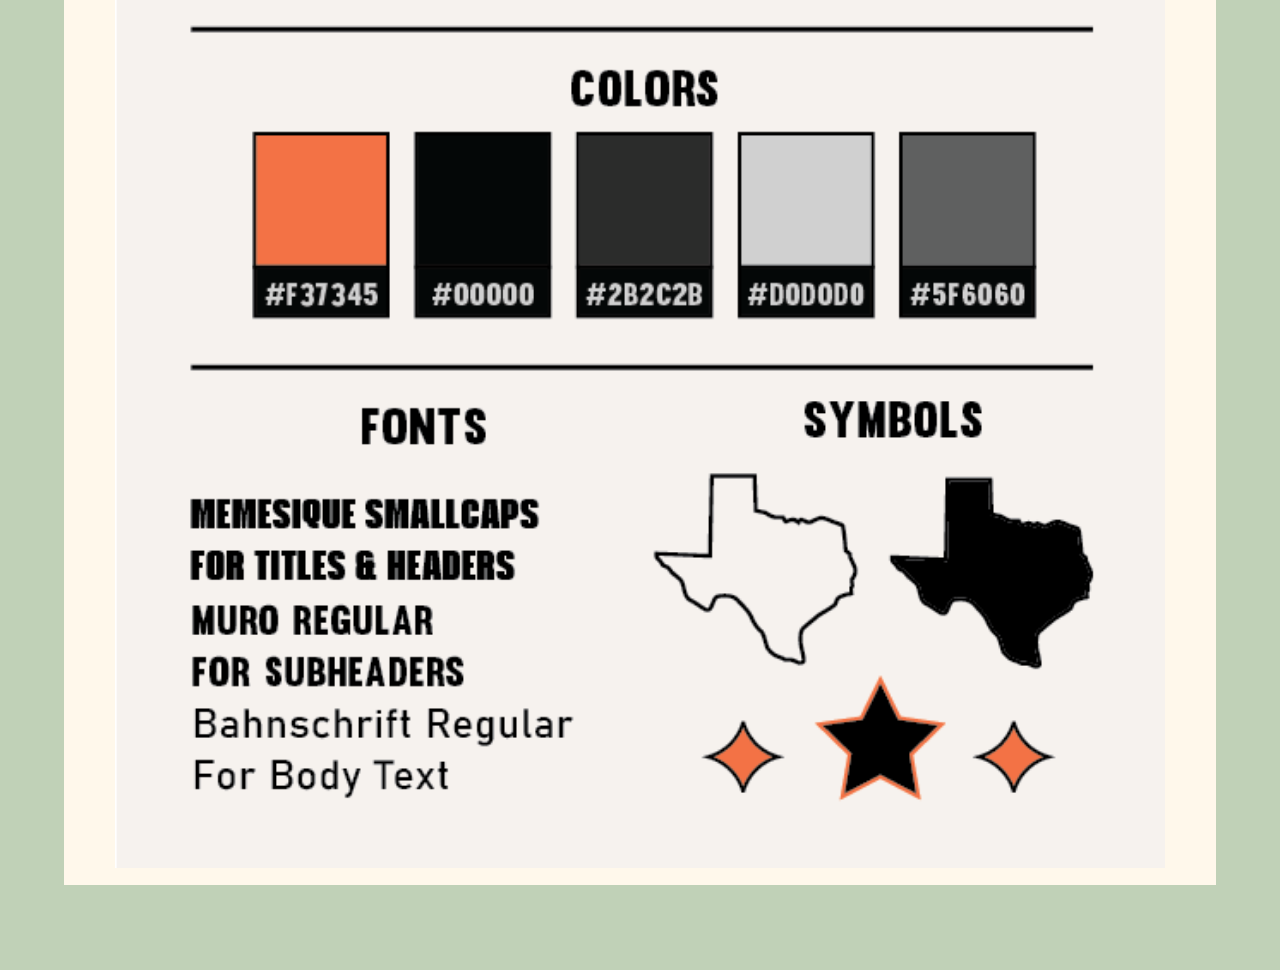
<file: works/logopedia/index.html>
<!doctype html>
<html
  lang="en"
  data-ws-project="7219bd61-74be-4994-8073-83abed3c580e"
  data-ws-last-published="2026-05-06T03:51:18.354Z"
>
  <head>
    <link
      rel="stylesheet"
      type="text/css"
      href="/assets/static/app_generated_index-6937cd5a.BhWAfuav.css"
    />
    <meta charset="UTF-8" />
    <meta name="viewport" content="width=device-width,initial-scale=1" />
    <link rel="icon" href="/assets/favicon_1HUtILz5-FAsmZx3cQln-.ico" />
    <link
      rel="preload"
      href="/assets/Coolvetica_Rg_PezVluuNwKdc2-PoSSU6G.otf"
      as="font"
      crossorigin="anonymous"
    />
    <link
      rel="preload"
      href="/assets/Coolvetica_Rg_It_s0XgixGqvMmjViqb48bTv.otf"
      as="font"
      crossorigin="anonymous"
    />
    <link
      rel="preload"
      href="/assets/Crouse_Rhys_Portfolio_3_96DPI_s2N70mI3rOdT-u0uCvF5c_fI80uZR8Q6xUnlNcI0L-I.webp"
      as="image"
    />
    <meta property="og:url" content="https://url/works/logopedia" />
    <meta property="og:title" content="Untitled" />
    <meta property="og:type" content="website" />
    <meta name="robots" content="noindex, nofollow" />
    <meta property="twitter:card" content="summary_large_image" />
    <title>Untitled</title>
  </head>
  <body class="w-element">
    <div class="w-element">
      <div style="display: contents">
        <div style="display: contents">
          <div class="w-element c1jx9dq0 c1mgqk7u c1ij2you c1cja95t c1evx44w">
            <div
              class="w-element c18bpog4 cnsfal8 capbwup c1l9k3pt c1e995nz c1mjwog0 c1aiwp2a"
            >
              <div class="w-element c1e995nz c1mjwog0 c1l9k3pt c114ax1j">
                <div
                  class="w-element c3z963e cnsfal8 cd6k97m c8d26vm c1uc22ir cstmm0n cc614kf c1v6ob81 cn0ebtp cbyf8ew c8uzqan cw9y4t cnwbr0y c11rp4in c11h8lnx c13b7f68"
                ></div>
                <div
                  class="w-element c3z963e cnsfal8 c6afv3t cd6k97m c8d26vm c1uc22ir c1hxd6dz cs49ajr c1ywrjw5 cnhltzs c2clojx cstmm0n cc614kf c1v6ob81 cn0ebtp cbyf8ew c8uzqan cw9y4t cnwbr0y c11rp4in c11h8lnx cmmuxmd c1asf72y"
                ></div>
              </div>
              <div
                class="w-element c1r355cv c18pwm3s c1lpbgug c64r5d2 c19flbww c1m5i3hl cxqrawh c8t0d28 cfz7fqv cossp0z cnsfal8 c9tm6f8 c1f9rpgy"
              >
                <a href="/" class="w-element co9nepo c1e8t6g5"
                  ><div
                    class="w-element c1fuf7pf c64r5d2 cfz7fqv cyo5v0x c1ianfnv cl0vwwj c19qb1no c1bsyz3x c1g2dhnr c1dhwpg9"
                  >
                    <p class="w-element cuzes8i c1oi5xhl chnukyd c46xdrz">
                      go home
                    </p>
                  </div></a
                >
              </div>
            </div>
            <div class="w-element c18ozn8r cqpxqro cgj1j70 ccmptg2">
              <img
                alt=""
                width="1304"
                height="991"
                src="/assets/logo_gbqBUEKPw7LHcecsRNsSl.png"
                class="w-image c1t9s0bx cqpxqro"
                sizes="100vw"
                srcset="
                  /assets/logo_gbqBUEKPw7LHcecsRNsSl.png   16w,
                  /assets/logo_gbqBUEKPw7LHcecsRNsSl.png   32w,
                  /assets/logo_gbqBUEKPw7LHcecsRNsSl.png   48w,
                  /assets/logo_gbqBUEKPw7LHcecsRNsSl.png   64w,
                  /assets/logo_gbqBUEKPw7LHcecsRNsSl.png   96w,
                  /assets/logo_gbqBUEKPw7LHcecsRNsSl.png  128w,
                  /assets/logo_gbqBUEKPw7LHcecsRNsSl.png  256w,
                  /assets/logo_gbqBUEKPw7LHcecsRNsSl.png  384w,
                  /assets/logo_gbqBUEKPw7LHcecsRNsSl.png  640w,
                  /assets/logo_gbqBUEKPw7LHcecsRNsSl.png  750w,
                  /assets/logo_gbqBUEKPw7LHcecsRNsSl.png  828w,
                  /assets/logo_gbqBUEKPw7LHcecsRNsSl.png 1080w,
                  /assets/logo_gbqBUEKPw7LHcecsRNsSl.png 1200w,
                  /assets/logo_gbqBUEKPw7LHcecsRNsSl.png 1920w,
                  /assets/logo_gbqBUEKPw7LHcecsRNsSl.png 2048w,
                  /assets/logo_gbqBUEKPw7LHcecsRNsSl.png 3840w
                "
                decoding="async"
                loading="lazy"
              />
            </div>
          </div>
        </div>
      </div>
      <div
        class="w-element c63gccm c1jx9dq0 c1ij2you c1ehs4y5 csl8yps c3irtg7 c1xv6ap0 c1fk5436 c1v9d471"
      >
        <div class="w-element c1wx4f88 c3ei0n1">
          <h1
            class="w-element c10s0dke cv50xp5 csxzgn1 c1yeznrp c1ab1jcp ciw8ws8"
          >
            Logopedia
          </h1>
          <div class="w-element c1leeyr7 cwyx0l9">
            <div class="w-element c1ybf3r1 cofx11i cvnbxxw cfk8x2s"></div>
            <div class="w-element c9tm6f8 c1wvuwee cnsfal8">
              <p class="w-element c1uu9ib2 csxzgn1 ctmlr6q">
                Various logos and style guides
              </p>
              <p class="w-element c1uu9ib2">2023-2026</p>
            </div>
            <hr class="w-element c1tlkkli ci9dz23 cwv60kx c19flbww citrloq" />
            <img
              alt=""
              width="7147"
              height="3220"
              src="/assets/mini_style_guide_4x_dcN0KLaUWnE-jxyo9BQqI.png"
              class="w-image c1d0vu83 c1rg7nbe cnsfal8"
              sizes="100vw"
              srcset="
                /assets/mini_style_guide_4x_dcN0KLaUWnE-jxyo9BQqI.png   16w,
                /assets/mini_style_guide_4x_dcN0KLaUWnE-jxyo9BQqI.png   32w,
                /assets/mini_style_guide_4x_dcN0KLaUWnE-jxyo9BQqI.png   48w,
                /assets/mini_style_guide_4x_dcN0KLaUWnE-jxyo9BQqI.png   64w,
                /assets/mini_style_guide_4x_dcN0KLaUWnE-jxyo9BQqI.png   96w,
                /assets/mini_style_guide_4x_dcN0KLaUWnE-jxyo9BQqI.png  128w,
                /assets/mini_style_guide_4x_dcN0KLaUWnE-jxyo9BQqI.png  256w,
                /assets/mini_style_guide_4x_dcN0KLaUWnE-jxyo9BQqI.png  384w,
                /assets/mini_style_guide_4x_dcN0KLaUWnE-jxyo9BQqI.png  640w,
                /assets/mini_style_guide_4x_dcN0KLaUWnE-jxyo9BQqI.png  750w,
                /assets/mini_style_guide_4x_dcN0KLaUWnE-jxyo9BQqI.png  828w,
                /assets/mini_style_guide_4x_dcN0KLaUWnE-jxyo9BQqI.png 1080w,
                /assets/mini_style_guide_4x_dcN0KLaUWnE-jxyo9BQqI.png 1200w,
                /assets/mini_style_guide_4x_dcN0KLaUWnE-jxyo9BQqI.png 1920w,
                /assets/mini_style_guide_4x_dcN0KLaUWnE-jxyo9BQqI.png 2048w,
                /assets/mini_style_guide_4x_dcN0KLaUWnE-jxyo9BQqI.png 3840w
              "
              decoding="async"
              loading="lazy"
            /><img
              alt=""
              width="3840"
              height="2160"
              src="/assets/branding_sheet_2x__2ZX92CrSR4IrsTPJ7UdY.png"
              class="w-image c1d0vu83 c1rg7nbe cnsfal8"
              sizes="100vw"
              srcset="
                /assets/branding_sheet_2x__2ZX92CrSR4IrsTPJ7UdY.png   16w,
                /assets/branding_sheet_2x__2ZX92CrSR4IrsTPJ7UdY.png   32w,
                /assets/branding_sheet_2x__2ZX92CrSR4IrsTPJ7UdY.png   48w,
                /assets/branding_sheet_2x__2ZX92CrSR4IrsTPJ7UdY.png   64w,
                /assets/branding_sheet_2x__2ZX92CrSR4IrsTPJ7UdY.png   96w,
                /assets/branding_sheet_2x__2ZX92CrSR4IrsTPJ7UdY.png  128w,
                /assets/branding_sheet_2x__2ZX92CrSR4IrsTPJ7UdY.png  256w,
                /assets/branding_sheet_2x__2ZX92CrSR4IrsTPJ7UdY.png  384w,
                /assets/branding_sheet_2x__2ZX92CrSR4IrsTPJ7UdY.png  640w,
                /assets/branding_sheet_2x__2ZX92CrSR4IrsTPJ7UdY.png  750w,
                /assets/branding_sheet_2x__2ZX92CrSR4IrsTPJ7UdY.png  828w,
                /assets/branding_sheet_2x__2ZX92CrSR4IrsTPJ7UdY.png 1080w,
                /assets/branding_sheet_2x__2ZX92CrSR4IrsTPJ7UdY.png 1200w,
                /assets/branding_sheet_2x__2ZX92CrSR4IrsTPJ7UdY.png 1920w,
                /assets/branding_sheet_2x__2ZX92CrSR4IrsTPJ7UdY.png 2048w,
                /assets/branding_sheet_2x__2ZX92CrSR4IrsTPJ7UdY.png 3840w
              "
              decoding="async"
              loading="lazy"
            /><img
              alt=""
              width="3168"
              height="2448"
              src="/assets/brandingguide_4x_V2LRDs1K7aaALMlJYTSRr.png"
              class="w-image c1d0vu83 c1rg7nbe cnsfal8"
              sizes="100vw"
              srcset="
                /assets/brandingguide_4x_V2LRDs1K7aaALMlJYTSRr.png   16w,
                /assets/brandingguide_4x_V2LRDs1K7aaALMlJYTSRr.png   32w,
                /assets/brandingguide_4x_V2LRDs1K7aaALMlJYTSRr.png   48w,
                /assets/brandingguide_4x_V2LRDs1K7aaALMlJYTSRr.png   64w,
                /assets/brandingguide_4x_V2LRDs1K7aaALMlJYTSRr.png   96w,
                /assets/brandingguide_4x_V2LRDs1K7aaALMlJYTSRr.png  128w,
                /assets/brandingguide_4x_V2LRDs1K7aaALMlJYTSRr.png  256w,
                /assets/brandingguide_4x_V2LRDs1K7aaALMlJYTSRr.png  384w,
                /assets/brandingguide_4x_V2LRDs1K7aaALMlJYTSRr.png  640w,
                /assets/brandingguide_4x_V2LRDs1K7aaALMlJYTSRr.png  750w,
                /assets/brandingguide_4x_V2LRDs1K7aaALMlJYTSRr.png  828w,
                /assets/brandingguide_4x_V2LRDs1K7aaALMlJYTSRr.png 1080w,
                /assets/brandingguide_4x_V2LRDs1K7aaALMlJYTSRr.png 1200w,
                /assets/brandingguide_4x_V2LRDs1K7aaALMlJYTSRr.png 1920w,
                /assets/brandingguide_4x_V2LRDs1K7aaALMlJYTSRr.png 2048w,
                /assets/brandingguide_4x_V2LRDs1K7aaALMlJYTSRr.png 3840w
              "
              decoding="async"
              loading="lazy"
            /><img
              alt=""
              width="3168"
              height="2448"
              src="/assets/styleguide_4x_cgKawc3rKTQ_RPTY2rxPc.png"
              class="w-image c1d0vu83 c1rg7nbe cnsfal8"
              sizes="100vw"
              srcset="
                /assets/styleguide_4x_cgKawc3rKTQ_RPTY2rxPc.png   16w,
                /assets/styleguide_4x_cgKawc3rKTQ_RPTY2rxPc.png   32w,
                /assets/styleguide_4x_cgKawc3rKTQ_RPTY2rxPc.png   48w,
                /assets/styleguide_4x_cgKawc3rKTQ_RPTY2rxPc.png   64w,
                /assets/styleguide_4x_cgKawc3rKTQ_RPTY2rxPc.png   96w,
                /assets/styleguide_4x_cgKawc3rKTQ_RPTY2rxPc.png  128w,
                /assets/styleguide_4x_cgKawc3rKTQ_RPTY2rxPc.png  256w,
                /assets/styleguide_4x_cgKawc3rKTQ_RPTY2rxPc.png  384w,
                /assets/styleguide_4x_cgKawc3rKTQ_RPTY2rxPc.png  640w,
                /assets/styleguide_4x_cgKawc3rKTQ_RPTY2rxPc.png  750w,
                /assets/styleguide_4x_cgKawc3rKTQ_RPTY2rxPc.png  828w,
                /assets/styleguide_4x_cgKawc3rKTQ_RPTY2rxPc.png 1080w,
                /assets/styleguide_4x_cgKawc3rKTQ_RPTY2rxPc.png 1200w,
                /assets/styleguide_4x_cgKawc3rKTQ_RPTY2rxPc.png 1920w,
                /assets/styleguide_4x_cgKawc3rKTQ_RPTY2rxPc.png 2048w,
                /assets/styleguide_4x_cgKawc3rKTQ_RPTY2rxPc.png 3840w
              "
              decoding="async"
              loading="lazy"
            /><img
              alt=""
              width="792"
              height="612"
              src="/assets/branding_comp_-k807InIWj-AWxyq4MQv9.png"
              class="w-image c1d0vu83 c1rg7nbe c1k0ir2u c1ov8ug1 cnsfal8"
              sizes="100vw"
              srcset="
                /assets/branding_comp_-k807InIWj-AWxyq4MQv9.png   16w,
                /assets/branding_comp_-k807InIWj-AWxyq4MQv9.png   32w,
                /assets/branding_comp_-k807InIWj-AWxyq4MQv9.png   48w,
                /assets/branding_comp_-k807InIWj-AWxyq4MQv9.png   64w,
                /assets/branding_comp_-k807InIWj-AWxyq4MQv9.png   96w,
                /assets/branding_comp_-k807InIWj-AWxyq4MQv9.png  128w,
                /assets/branding_comp_-k807InIWj-AWxyq4MQv9.png  256w,
                /assets/branding_comp_-k807InIWj-AWxyq4MQv9.png  384w,
                /assets/branding_comp_-k807InIWj-AWxyq4MQv9.png  640w,
                /assets/branding_comp_-k807InIWj-AWxyq4MQv9.png  750w,
                /assets/branding_comp_-k807InIWj-AWxyq4MQv9.png  828w,
                /assets/branding_comp_-k807InIWj-AWxyq4MQv9.png 1080w,
                /assets/branding_comp_-k807InIWj-AWxyq4MQv9.png 1200w,
                /assets/branding_comp_-k807InIWj-AWxyq4MQv9.png 1920w
              "
              decoding="async"
              loading="lazy"
            /><img
              alt=""
              width="612"
              height="792"
              src="/assets/Artboard_1_5NtCx5lXdW09TMLuRygMS.png"
              class="w-image c1d0vu83 c1rg7nbe c1k0ir2u c1ov8ug1 cnsfal8"
              sizes="100vw"
              srcset="
                /assets/Artboard_1_5NtCx5lXdW09TMLuRygMS.png   16w,
                /assets/Artboard_1_5NtCx5lXdW09TMLuRygMS.png   32w,
                /assets/Artboard_1_5NtCx5lXdW09TMLuRygMS.png   48w,
                /assets/Artboard_1_5NtCx5lXdW09TMLuRygMS.png   64w,
                /assets/Artboard_1_5NtCx5lXdW09TMLuRygMS.png   96w,
                /assets/Artboard_1_5NtCx5lXdW09TMLuRygMS.png  128w,
                /assets/Artboard_1_5NtCx5lXdW09TMLuRygMS.png  256w,
                /assets/Artboard_1_5NtCx5lXdW09TMLuRygMS.png  384w,
                /assets/Artboard_1_5NtCx5lXdW09TMLuRygMS.png  640w,
                /assets/Artboard_1_5NtCx5lXdW09TMLuRygMS.png  750w,
                /assets/Artboard_1_5NtCx5lXdW09TMLuRygMS.png  828w,
                /assets/Artboard_1_5NtCx5lXdW09TMLuRygMS.png 1080w,
                /assets/Artboard_1_5NtCx5lXdW09TMLuRygMS.png 1200w,
                /assets/Artboard_1_5NtCx5lXdW09TMLuRygMS.png 1920w
              "
              decoding="async"
              loading="lazy"
            />
          </div>
        </div>
      </div>
      <div
        class="w-element c1g8bz4r cjoac6u c6afv3t c1hxd6dz cs49ajr c1ywrjw5 cnhltzs c2clojx cstmm0n cft5hyx cg2nt7j c16ddh c13b7f68 cduuurn c1ylt65a c1asf72y czgw6dg c1rlxdsz c1nf3zf0"
      ></div>
    </div>
    <script id="vike_pageContext" type="application/json">
      {
        "_urlRewrite": null,
        "pageId": "/pages/works/logopedia",
        "routeParams": {},
        "data": {
          "url": "https://url/works/logopedia",
          "system": {
            "params": {},
            "search": {},
            "origin": "https://url",
            "pathname": "/works/logopedia"
          },
          "resources": {},
          "pageMeta": {
            "title": "Untitled",
            "description": "",
            "excludePageFromSearch": true,
            "language": "",
            "socialImageAssetName": "!undefined",
            "socialImageUrl": "",
            "status": "!undefined",
            "redirect": "",
            "custom": []
          }
        }
      }
    </script>
    <script id="vike_globalContext" type="application/json">
      {}
    </script>
    <script
      src="/assets/entries/entry-server-routing.nm9-1BFC.js"
      type="module"
      async
    ></script>
    <link
      rel="modulepreload"
      href="/assets/entries/pages_works_logopedia.DkRBZfed.js"
      as="script"
      type="text/javascript"
    /><link
      rel="modulepreload"
      href="/assets/chunks/chunk-B5F03mps.js"
      as="script"
      type="text/javascript"
    />
  </body>
</html>
</file>
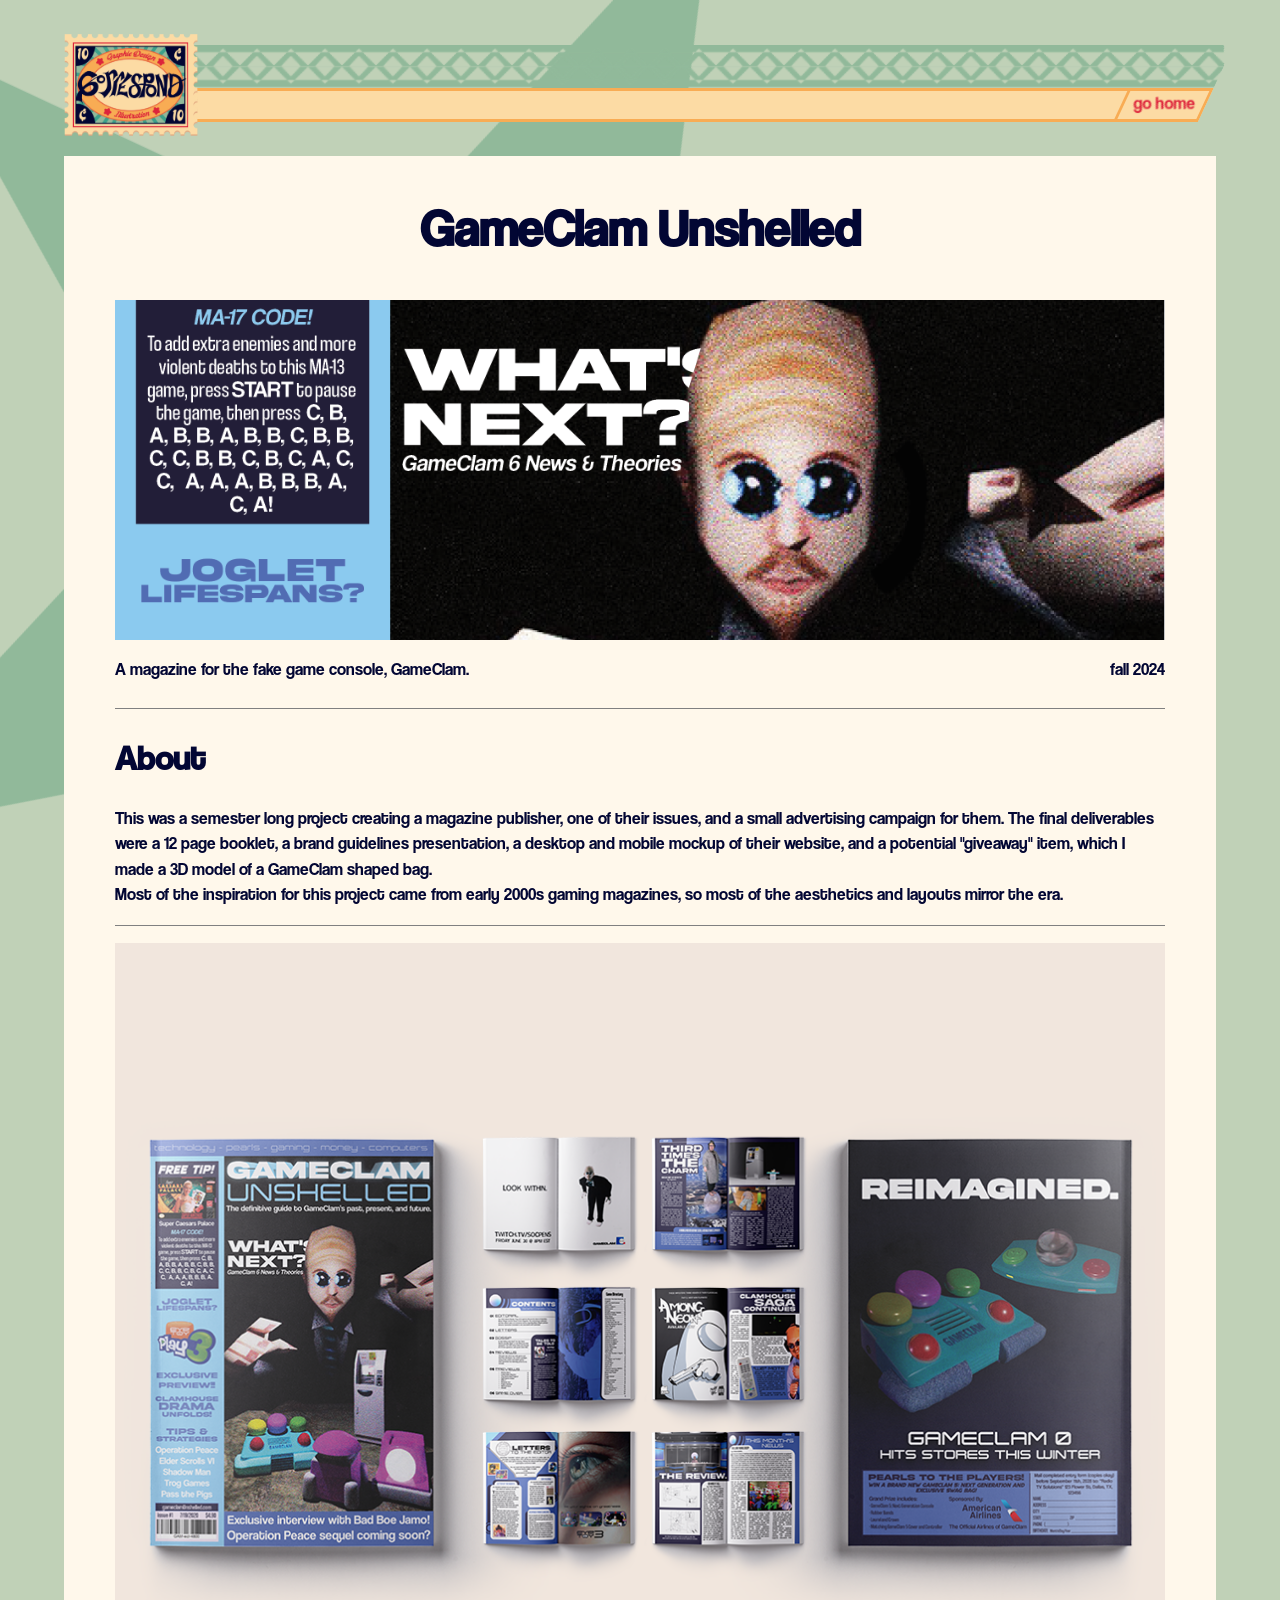
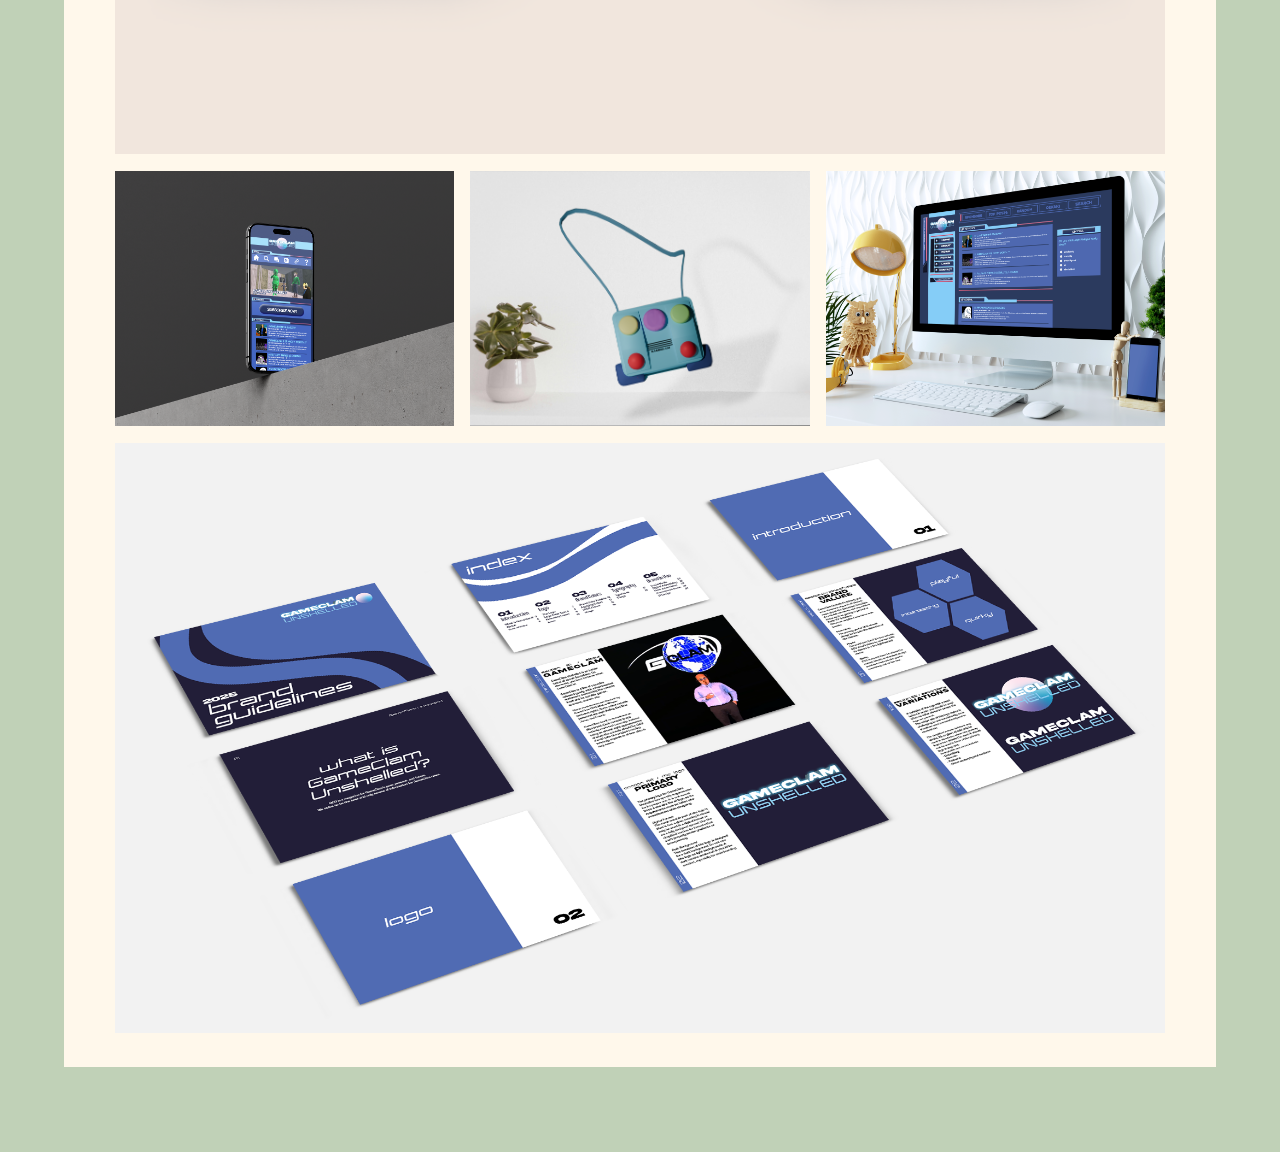
<file: works/editorial/gameclam-unshelled/index.html>
<!doctype html>
<html
  lang="en"
  data-ws-project="7219bd61-74be-4994-8073-83abed3c580e"
  data-ws-last-published="2026-05-06T03:51:18.354Z"
>
  <head>
    <link
      rel="stylesheet"
      type="text/css"
      href="/assets/static/app_generated_index-6937cd5a.BhWAfuav.css"
    />
    <meta charset="UTF-8" />
    <meta name="viewport" content="width=device-width,initial-scale=1" />
    <link rel="icon" href="/assets/favicon_1HUtILz5-FAsmZx3cQln-.ico" />
    <link
      rel="preload"
      href="/assets/Coolvetica_Rg_PezVluuNwKdc2-PoSSU6G.otf"
      as="font"
      crossorigin="anonymous"
    />
    <link
      rel="preload"
      href="/assets/Coolvetica_Rg_It_s0XgixGqvMmjViqb48bTv.otf"
      as="font"
      crossorigin="anonymous"
    />
    <link
      rel="preload"
      href="/assets/magazine_working_file_tf8NX5BkiE92ODkM1rB0T.png"
      as="image"
    />
    <meta
      property="og:url"
      content="https://url/works/editorial/gameclam-unshelled"
    />
    <meta property="og:title" content="Untitled" />
    <meta property="og:type" content="website" />
    <meta name="robots" content="noindex, nofollow" />
    <meta property="twitter:card" content="summary_large_image" />
    <title>Untitled</title>
  </head>
  <body class="w-element">
    <div class="w-element">
      <div style="display: contents">
        <div style="display: contents">
          <div class="w-element c1jx9dq0 c1mgqk7u c1ij2you c1cja95t c1evx44w">
            <div
              class="w-element c18bpog4 cnsfal8 capbwup c1l9k3pt c1e995nz c1mjwog0 c1aiwp2a"
            >
              <div class="w-element c1e995nz c1mjwog0 c1l9k3pt c114ax1j">
                <div
                  class="w-element c3z963e cnsfal8 cd6k97m c8d26vm c1uc22ir cstmm0n cc614kf c1v6ob81 cn0ebtp cbyf8ew c8uzqan cw9y4t cnwbr0y c11rp4in c11h8lnx c13b7f68"
                ></div>
                <div
                  class="w-element c3z963e cnsfal8 c6afv3t cd6k97m c8d26vm c1uc22ir c1hxd6dz cs49ajr c1ywrjw5 cnhltzs c2clojx cstmm0n cc614kf c1v6ob81 cn0ebtp cbyf8ew c8uzqan cw9y4t cnwbr0y c11rp4in c11h8lnx cmmuxmd c1asf72y"
                ></div>
              </div>
              <div
                class="w-element c1r355cv c18pwm3s c1lpbgug c64r5d2 c19flbww c1m5i3hl cxqrawh c8t0d28 cfz7fqv cossp0z cnsfal8 c9tm6f8 c1f9rpgy"
              >
                <a href="/" class="w-element co9nepo c1e8t6g5"
                  ><div
                    class="w-element c1fuf7pf c64r5d2 cfz7fqv cyo5v0x c1ianfnv cl0vwwj c19qb1no c1bsyz3x c1g2dhnr c1dhwpg9"
                  >
                    <p class="w-element cuzes8i c1oi5xhl chnukyd c46xdrz">
                      go home
                    </p>
                  </div></a
                >
              </div>
            </div>
            <div class="w-element c18ozn8r cqpxqro cgj1j70 ccmptg2">
              <img
                alt=""
                width="1304"
                height="991"
                src="/assets/logo_gbqBUEKPw7LHcecsRNsSl.png"
                class="w-image c1t9s0bx cqpxqro"
                sizes="100vw"
                srcset="
                  /assets/logo_gbqBUEKPw7LHcecsRNsSl.png   16w,
                  /assets/logo_gbqBUEKPw7LHcecsRNsSl.png   32w,
                  /assets/logo_gbqBUEKPw7LHcecsRNsSl.png   48w,
                  /assets/logo_gbqBUEKPw7LHcecsRNsSl.png   64w,
                  /assets/logo_gbqBUEKPw7LHcecsRNsSl.png   96w,
                  /assets/logo_gbqBUEKPw7LHcecsRNsSl.png  128w,
                  /assets/logo_gbqBUEKPw7LHcecsRNsSl.png  256w,
                  /assets/logo_gbqBUEKPw7LHcecsRNsSl.png  384w,
                  /assets/logo_gbqBUEKPw7LHcecsRNsSl.png  640w,
                  /assets/logo_gbqBUEKPw7LHcecsRNsSl.png  750w,
                  /assets/logo_gbqBUEKPw7LHcecsRNsSl.png  828w,
                  /assets/logo_gbqBUEKPw7LHcecsRNsSl.png 1080w,
                  /assets/logo_gbqBUEKPw7LHcecsRNsSl.png 1200w,
                  /assets/logo_gbqBUEKPw7LHcecsRNsSl.png 1920w,
                  /assets/logo_gbqBUEKPw7LHcecsRNsSl.png 2048w,
                  /assets/logo_gbqBUEKPw7LHcecsRNsSl.png 3840w
                "
                decoding="async"
                loading="lazy"
              />
            </div>
          </div>
        </div>
      </div>
      <div
        class="w-element c63gccm c1jx9dq0 c1ij2you c1ehs4y5 csl8yps c3irtg7 c1xv6ap0 c1fk5436 c1v9d471"
      >
        <div class="w-element c1wx4f88 c3ei0n1 c12ubw0c">
          <h1
            class="w-element c10s0dke cv50xp5 csxzgn1 c1yeznrp c1ab1jcp ciw8ws8"
          >
            GameClam Unshelled
          </h1>
          <div class="w-element c1leeyr7 cwyx0l9">
            <div class="w-element c1mht6b2 cofx11i cvnbxxw c1wdppm7"></div>
            <div class="w-element c9tm6f8 c1wvuwee cnsfal8">
              <p class="w-element c1uu9ib2 csxzgn1 ctmlr6q">
                A magazine for the fake game console, GameClam.
              </p>
              <p class="w-element c1uu9ib2">fall 2024</p>
            </div>
            <hr class="w-element c1tlkkli ci9dz23 cwv60kx c19flbww citrloq" />
            <h1
              class="w-element c10s0dke ckykj80 csxzgn1 c1yeznrp c1ab1jcp c18xlhik"
            >
              About
            </h1>
            <p class="w-element c1uu9ib2 csxzgn1">
              This was a semester long project creating a magazine publisher,
              one of their issues, and a small advertising campaign for them.
              The final deliverables were a 12 page booklet, a brand guidelines
              presentation, a desktop and mobile mockup of their website, and a
              potential &quot;giveaway&quot; item, which I made a 3D model of a
              GameClam shaped bag. <br />Most of the inspiration for this
              project came from early 2000s gaming magazines, so most of the
              aesthetics and layouts mirror the era.
            </p>
            <hr class="w-element c1tlkkli ci9dz23 cwv60kx c19flbww citrloq" />
            <img
              alt=""
              width="1056"
              height="816"
              src="/assets/Crouse_Rhys_Portfolio_1_96DPI_9zO4wGvfpu8l1ELj8pg0V.png"
              class="w-image c1d0vu83 c1rg7nbe c1k0ir2u c1ov8ug1"
              sizes="100vw"
              srcset="
                /assets/Crouse_Rhys_Portfolio_1_96DPI_9zO4wGvfpu8l1ELj8pg0V.png   16w,
                /assets/Crouse_Rhys_Portfolio_1_96DPI_9zO4wGvfpu8l1ELj8pg0V.png   32w,
                /assets/Crouse_Rhys_Portfolio_1_96DPI_9zO4wGvfpu8l1ELj8pg0V.png   48w,
                /assets/Crouse_Rhys_Portfolio_1_96DPI_9zO4wGvfpu8l1ELj8pg0V.png   64w,
                /assets/Crouse_Rhys_Portfolio_1_96DPI_9zO4wGvfpu8l1ELj8pg0V.png   96w,
                /assets/Crouse_Rhys_Portfolio_1_96DPI_9zO4wGvfpu8l1ELj8pg0V.png  128w,
                /assets/Crouse_Rhys_Portfolio_1_96DPI_9zO4wGvfpu8l1ELj8pg0V.png  256w,
                /assets/Crouse_Rhys_Portfolio_1_96DPI_9zO4wGvfpu8l1ELj8pg0V.png  384w,
                /assets/Crouse_Rhys_Portfolio_1_96DPI_9zO4wGvfpu8l1ELj8pg0V.png  640w,
                /assets/Crouse_Rhys_Portfolio_1_96DPI_9zO4wGvfpu8l1ELj8pg0V.png  750w,
                /assets/Crouse_Rhys_Portfolio_1_96DPI_9zO4wGvfpu8l1ELj8pg0V.png  828w,
                /assets/Crouse_Rhys_Portfolio_1_96DPI_9zO4wGvfpu8l1ELj8pg0V.png 1080w,
                /assets/Crouse_Rhys_Portfolio_1_96DPI_9zO4wGvfpu8l1ELj8pg0V.png 1200w,
                /assets/Crouse_Rhys_Portfolio_1_96DPI_9zO4wGvfpu8l1ELj8pg0V.png 1920w,
                /assets/Crouse_Rhys_Portfolio_1_96DPI_9zO4wGvfpu8l1ELj8pg0V.png 2048w,
                /assets/Crouse_Rhys_Portfolio_1_96DPI_9zO4wGvfpu8l1ELj8pg0V.png 3840w
              "
              decoding="async"
              loading="lazy"
            />
            <div
              class="w-element c111l6or c3hsgkw c8qwjar c127kil6 c1c0h577 c1fwq2ko"
            >
              <img
                alt=""
                height="1080"
                src="/assets/rhysCrouse__mobileWebsite_H3Vsol2t7xZIiiO6Lr7Hx.png"
                class="w-image c16dq1k8 cl0vwwj cnsfal8"
                sizes="(min-width: 1280px) 50vw, 100vw"
                srcset="
                  /assets/rhysCrouse__mobileWebsite_H3Vsol2t7xZIiiO6Lr7Hx.png  384w,
                  /assets/rhysCrouse__mobileWebsite_H3Vsol2t7xZIiiO6Lr7Hx.png  640w,
                  /assets/rhysCrouse__mobileWebsite_H3Vsol2t7xZIiiO6Lr7Hx.png  750w,
                  /assets/rhysCrouse__mobileWebsite_H3Vsol2t7xZIiiO6Lr7Hx.png  828w,
                  /assets/rhysCrouse__mobileWebsite_H3Vsol2t7xZIiiO6Lr7Hx.png 1080w,
                  /assets/rhysCrouse__mobileWebsite_H3Vsol2t7xZIiiO6Lr7Hx.png 1200w,
                  /assets/rhysCrouse__mobileWebsite_H3Vsol2t7xZIiiO6Lr7Hx.png 1920w,
                  /assets/rhysCrouse__mobileWebsite_H3Vsol2t7xZIiiO6Lr7Hx.png 2048w,
                  /assets/rhysCrouse__mobileWebsite_H3Vsol2t7xZIiiO6Lr7Hx.png 3840w
                "
                decoding="async"
                loading="lazy"
              /><img
                alt=""
                width="1616"
                height="1080"
                src="/assets/rhysCrouse__promoitem_aSG1vzBPeeEIRDH7_2CIB.png"
                class="w-image c16dq1k8 cl0vwwj cnsfal8"
                sizes="100vw"
                srcset="
                  /assets/rhysCrouse__promoitem_aSG1vzBPeeEIRDH7_2CIB.png   16w,
                  /assets/rhysCrouse__promoitem_aSG1vzBPeeEIRDH7_2CIB.png   32w,
                  /assets/rhysCrouse__promoitem_aSG1vzBPeeEIRDH7_2CIB.png   48w,
                  /assets/rhysCrouse__promoitem_aSG1vzBPeeEIRDH7_2CIB.png   64w,
                  /assets/rhysCrouse__promoitem_aSG1vzBPeeEIRDH7_2CIB.png   96w,
                  /assets/rhysCrouse__promoitem_aSG1vzBPeeEIRDH7_2CIB.png  128w,
                  /assets/rhysCrouse__promoitem_aSG1vzBPeeEIRDH7_2CIB.png  256w,
                  /assets/rhysCrouse__promoitem_aSG1vzBPeeEIRDH7_2CIB.png  384w,
                  /assets/rhysCrouse__promoitem_aSG1vzBPeeEIRDH7_2CIB.png  640w,
                  /assets/rhysCrouse__promoitem_aSG1vzBPeeEIRDH7_2CIB.png  750w,
                  /assets/rhysCrouse__promoitem_aSG1vzBPeeEIRDH7_2CIB.png  828w,
                  /assets/rhysCrouse__promoitem_aSG1vzBPeeEIRDH7_2CIB.png 1080w,
                  /assets/rhysCrouse__promoitem_aSG1vzBPeeEIRDH7_2CIB.png 1200w,
                  /assets/rhysCrouse__promoitem_aSG1vzBPeeEIRDH7_2CIB.png 1920w,
                  /assets/rhysCrouse__promoitem_aSG1vzBPeeEIRDH7_2CIB.png 2048w,
                  /assets/rhysCrouse__promoitem_aSG1vzBPeeEIRDH7_2CIB.png 3840w
                "
                decoding="async"
                loading="lazy"
              /><img
                alt=""
                width="1503"
                height="1000"
                src="/assets/rhysCrouse__websitemockup_f5Xv-UUY04WfbigvyxWKE.png"
                class="w-image c16dq1k8 cl0vwwj cnsfal8"
                sizes="100vw"
                srcset="
                  /assets/rhysCrouse__websitemockup_f5Xv-UUY04WfbigvyxWKE.png   16w,
                  /assets/rhysCrouse__websitemockup_f5Xv-UUY04WfbigvyxWKE.png   32w,
                  /assets/rhysCrouse__websitemockup_f5Xv-UUY04WfbigvyxWKE.png   48w,
                  /assets/rhysCrouse__websitemockup_f5Xv-UUY04WfbigvyxWKE.png   64w,
                  /assets/rhysCrouse__websitemockup_f5Xv-UUY04WfbigvyxWKE.png   96w,
                  /assets/rhysCrouse__websitemockup_f5Xv-UUY04WfbigvyxWKE.png  128w,
                  /assets/rhysCrouse__websitemockup_f5Xv-UUY04WfbigvyxWKE.png  256w,
                  /assets/rhysCrouse__websitemockup_f5Xv-UUY04WfbigvyxWKE.png  384w,
                  /assets/rhysCrouse__websitemockup_f5Xv-UUY04WfbigvyxWKE.png  640w,
                  /assets/rhysCrouse__websitemockup_f5Xv-UUY04WfbigvyxWKE.png  750w,
                  /assets/rhysCrouse__websitemockup_f5Xv-UUY04WfbigvyxWKE.png  828w,
                  /assets/rhysCrouse__websitemockup_f5Xv-UUY04WfbigvyxWKE.png 1080w,
                  /assets/rhysCrouse__websitemockup_f5Xv-UUY04WfbigvyxWKE.png 1200w,
                  /assets/rhysCrouse__websitemockup_f5Xv-UUY04WfbigvyxWKE.png 1920w,
                  /assets/rhysCrouse__websitemockup_f5Xv-UUY04WfbigvyxWKE.png 2048w,
                  /assets/rhysCrouse__websitemockup_f5Xv-UUY04WfbigvyxWKE.png 3840w
                "
                decoding="async"
                loading="lazy"
              />
            </div>
            <img
              alt=""
              width="1920"
              height="1080"
              src="/assets/rhysCrouse__styleGuide_PUQv3rVPJGYRJsfIthMza.png"
              class="w-image c1d0vu83 c1rg7nbe c1k0ir2u c1ov8ug1"
              sizes="100vw"
              srcset="
                /assets/rhysCrouse__styleGuide_PUQv3rVPJGYRJsfIthMza.png   16w,
                /assets/rhysCrouse__styleGuide_PUQv3rVPJGYRJsfIthMza.png   32w,
                /assets/rhysCrouse__styleGuide_PUQv3rVPJGYRJsfIthMza.png   48w,
                /assets/rhysCrouse__styleGuide_PUQv3rVPJGYRJsfIthMza.png   64w,
                /assets/rhysCrouse__styleGuide_PUQv3rVPJGYRJsfIthMza.png   96w,
                /assets/rhysCrouse__styleGuide_PUQv3rVPJGYRJsfIthMza.png  128w,
                /assets/rhysCrouse__styleGuide_PUQv3rVPJGYRJsfIthMza.png  256w,
                /assets/rhysCrouse__styleGuide_PUQv3rVPJGYRJsfIthMza.png  384w,
                /assets/rhysCrouse__styleGuide_PUQv3rVPJGYRJsfIthMza.png  640w,
                /assets/rhysCrouse__styleGuide_PUQv3rVPJGYRJsfIthMza.png  750w,
                /assets/rhysCrouse__styleGuide_PUQv3rVPJGYRJsfIthMza.png  828w,
                /assets/rhysCrouse__styleGuide_PUQv3rVPJGYRJsfIthMza.png 1080w,
                /assets/rhysCrouse__styleGuide_PUQv3rVPJGYRJsfIthMza.png 1200w,
                /assets/rhysCrouse__styleGuide_PUQv3rVPJGYRJsfIthMza.png 1920w,
                /assets/rhysCrouse__styleGuide_PUQv3rVPJGYRJsfIthMza.png 2048w,
                /assets/rhysCrouse__styleGuide_PUQv3rVPJGYRJsfIthMza.png 3840w
              "
              decoding="async"
              loading="lazy"
            />
          </div>
        </div>
      </div>
      <div
        class="w-element c1g8bz4r cjoac6u c6afv3t c1hxd6dz cs49ajr c1ywrjw5 cnhltzs c2clojx cstmm0n cft5hyx cg2nt7j c16ddh c13b7f68 cduuurn c1ylt65a c1asf72y czgw6dg c1rlxdsz c1nf3zf0"
      ></div>
    </div>
    <script id="vike_pageContext" type="application/json">
      {
        "_urlRewrite": null,
        "pageId": "/pages/works/editorial/gameclam-unshelled",
        "routeParams": {},
        "data": {
          "url": "https://url/works/editorial/gameclam-unshelled",
          "system": {
            "params": {},
            "search": {},
            "origin": "https://url",
            "pathname": "/works/editorial/gameclam-unshelled"
          },
          "resources": {},
          "pageMeta": {
            "title": "Untitled",
            "description": "",
            "excludePageFromSearch": true,
            "language": "",
            "socialImageAssetName": "!undefined",
            "socialImageUrl": "",
            "status": "!undefined",
            "redirect": "",
            "custom": []
          }
        }
      }
    </script>
    <script id="vike_globalContext" type="application/json">
      {}
    </script>
    <script
      src="/assets/entries/entry-server-routing.nm9-1BFC.js"
      type="module"
      async
    ></script>
    <link
      rel="modulepreload"
      href="/assets/entries/pages_works_editorial_gameclam-unshelled.BGJgyTOl.js"
      as="script"
      type="text/javascript"
    /><link
      rel="modulepreload"
      href="/assets/chunks/chunk-B5F03mps.js"
      as="script"
      type="text/javascript"
    />
  </body>
</html>
</file>
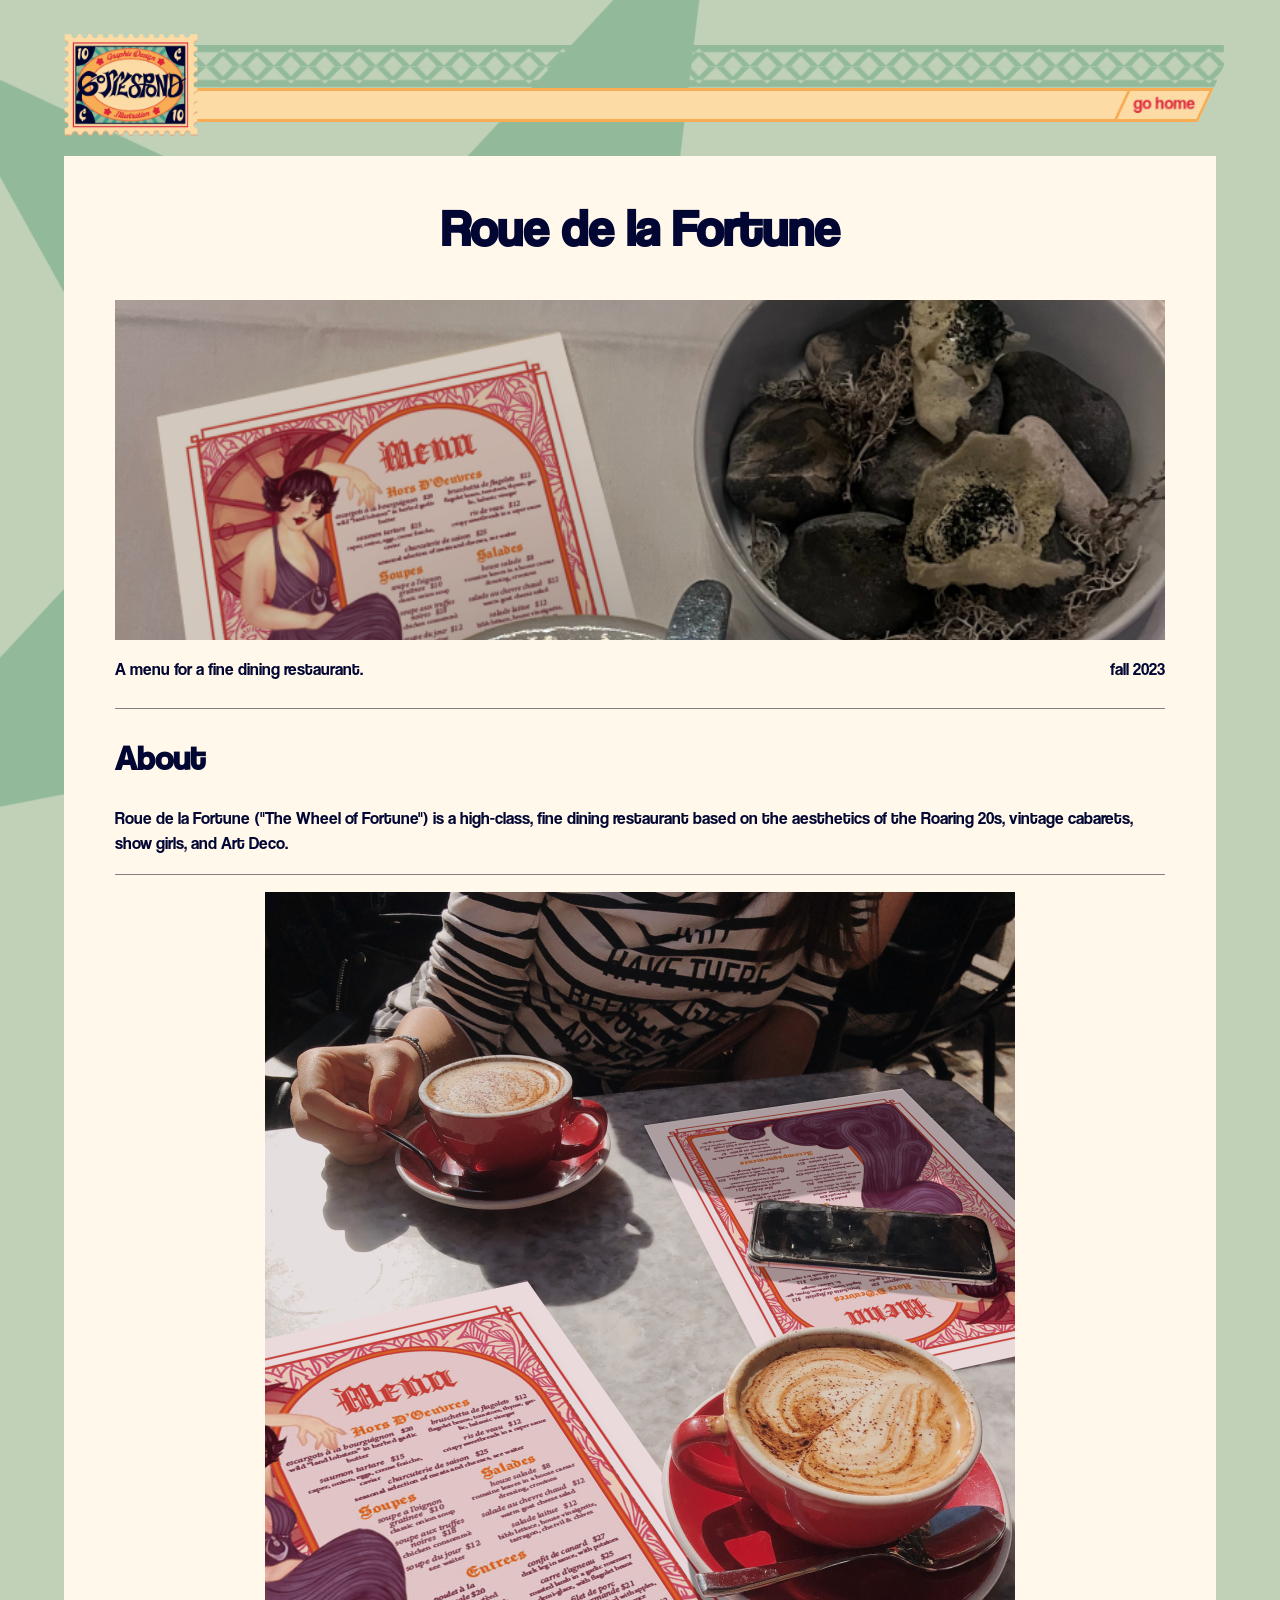
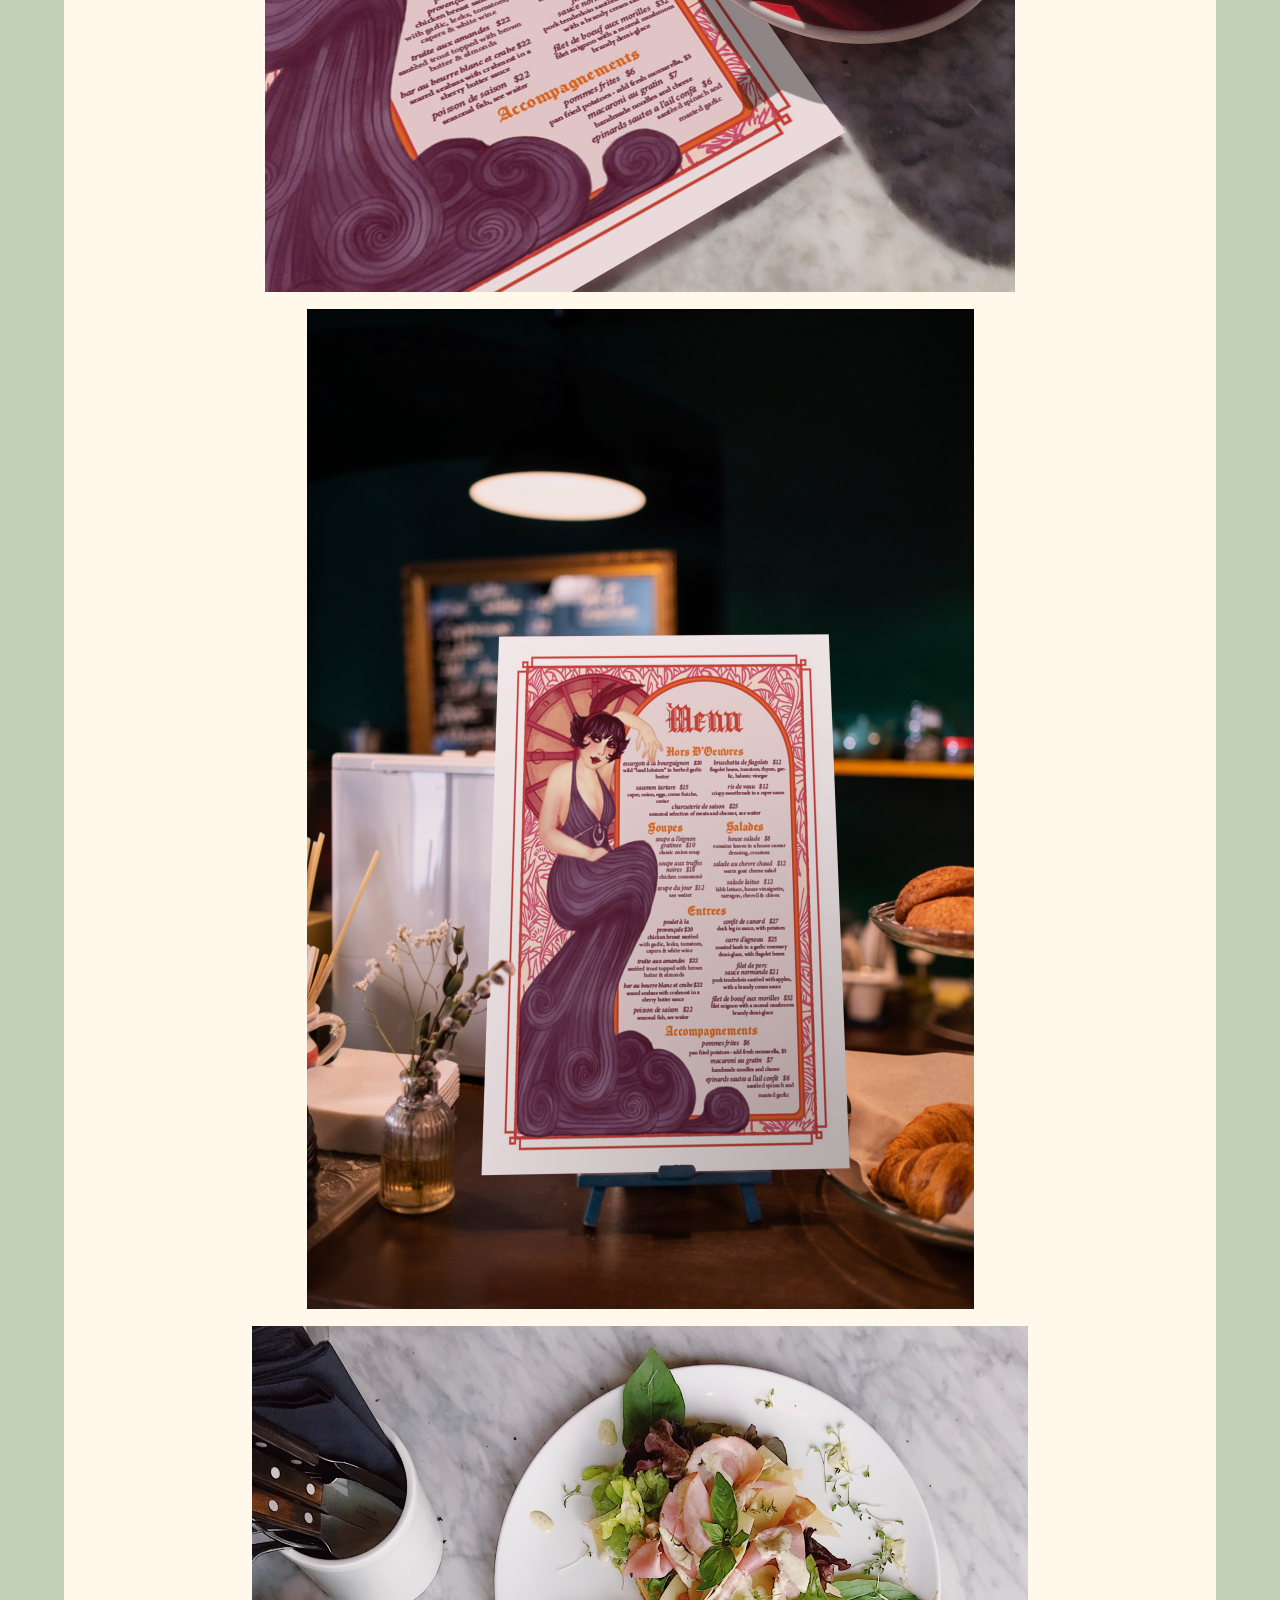
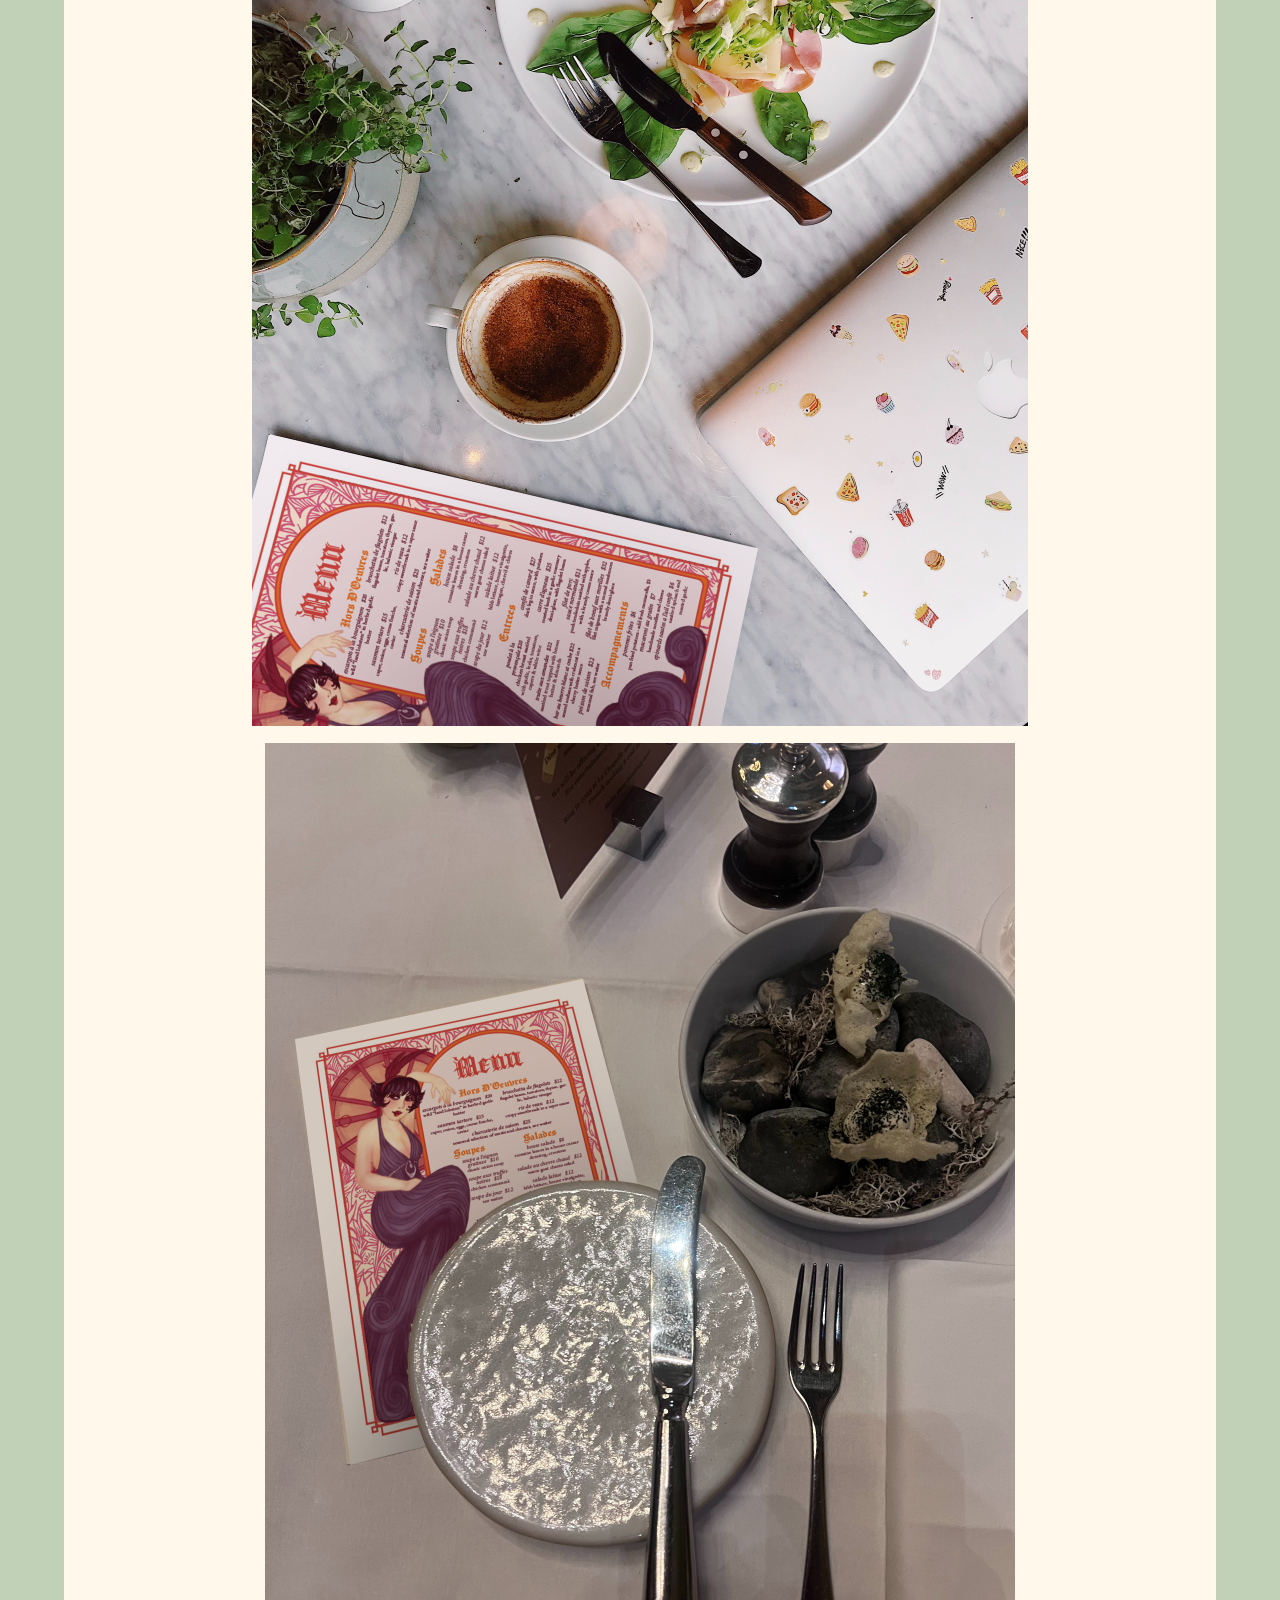
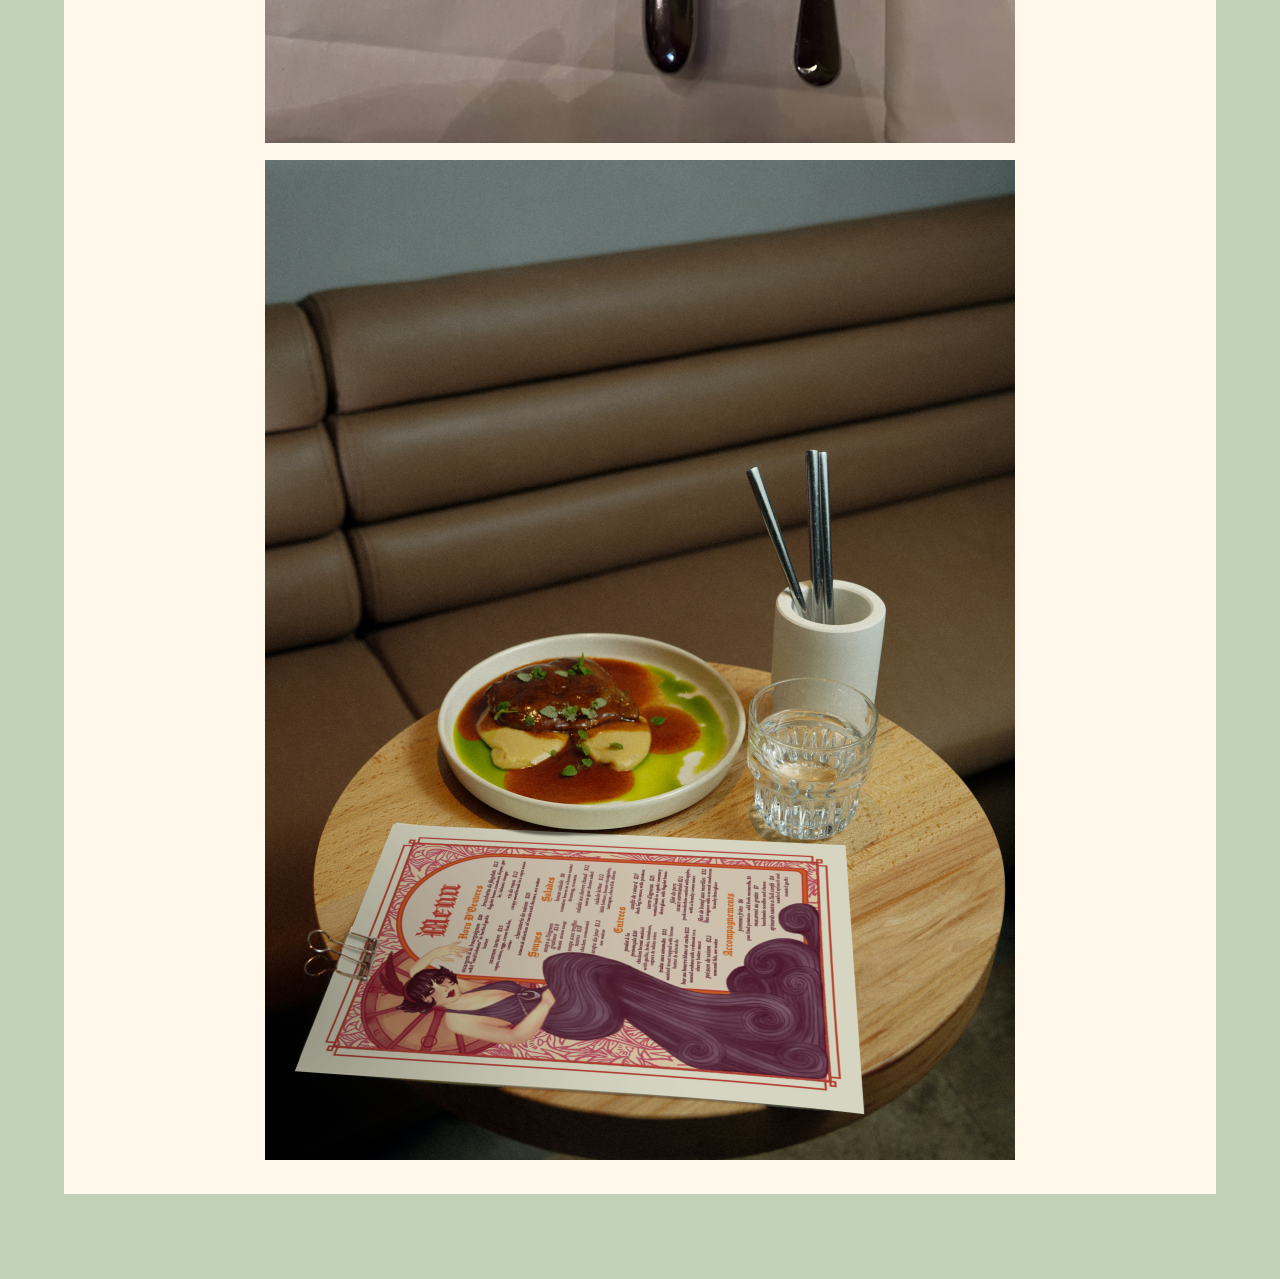
<file: works/editorial/roue-de-la-fortune/index.html>
<!doctype html>
<html
  lang="en"
  data-ws-project="7219bd61-74be-4994-8073-83abed3c580e"
  data-ws-last-published="2026-05-06T03:51:18.354Z"
>
  <head>
    <link
      rel="stylesheet"
      type="text/css"
      href="/assets/static/app_generated_index-6937cd5a.BhWAfuav.css"
    />
    <meta charset="UTF-8" />
    <meta name="viewport" content="width=device-width,initial-scale=1" />
    <link rel="icon" href="/assets/favicon_1HUtILz5-FAsmZx3cQln-.ico" />
    <link
      rel="preload"
      href="/assets/Coolvetica_Rg_PezVluuNwKdc2-PoSSU6G.otf"
      as="font"
      crossorigin="anonymous"
    />
    <link
      rel="preload"
      href="/assets/Coolvetica_Rg_It_s0XgixGqvMmjViqb48bTv.otf"
      as="font"
      crossorigin="anonymous"
    />
    <link
      rel="preload"
      href="/assets/mockup_4_G36XnuEHI7HkX669Uz48q.png"
      as="image"
    />
    <meta
      property="og:url"
      content="https://url/works/editorial/roue-de-la-fortune"
    />
    <meta property="og:title" content="Untitled" />
    <meta property="og:type" content="website" />
    <meta name="robots" content="noindex, nofollow" />
    <meta property="twitter:card" content="summary_large_image" />
    <title>Untitled</title>
  </head>
  <body class="w-element">
    <div class="w-element">
      <div style="display: contents">
        <div style="display: contents">
          <div class="w-element c1jx9dq0 c1mgqk7u c1ij2you c1cja95t c1evx44w">
            <div
              class="w-element c18bpog4 cnsfal8 capbwup c1l9k3pt c1e995nz c1mjwog0 c1aiwp2a"
            >
              <div class="w-element c1e995nz c1mjwog0 c1l9k3pt c114ax1j">
                <div
                  class="w-element c3z963e cnsfal8 cd6k97m c8d26vm c1uc22ir cstmm0n cc614kf c1v6ob81 cn0ebtp cbyf8ew c8uzqan cw9y4t cnwbr0y c11rp4in c11h8lnx c13b7f68"
                ></div>
                <div
                  class="w-element c3z963e cnsfal8 c6afv3t cd6k97m c8d26vm c1uc22ir c1hxd6dz cs49ajr c1ywrjw5 cnhltzs c2clojx cstmm0n cc614kf c1v6ob81 cn0ebtp cbyf8ew c8uzqan cw9y4t cnwbr0y c11rp4in c11h8lnx cmmuxmd c1asf72y"
                ></div>
              </div>
              <div
                class="w-element c1r355cv c18pwm3s c1lpbgug c64r5d2 c19flbww c1m5i3hl cxqrawh c8t0d28 cfz7fqv cossp0z cnsfal8 c9tm6f8 c1f9rpgy"
              >
                <a href="/" class="w-element co9nepo c1e8t6g5"
                  ><div
                    class="w-element c1fuf7pf c64r5d2 cfz7fqv cyo5v0x c1ianfnv cl0vwwj c19qb1no c1bsyz3x c1g2dhnr c1dhwpg9"
                  >
                    <p class="w-element cuzes8i c1oi5xhl chnukyd c46xdrz">
                      go home
                    </p>
                  </div></a
                >
              </div>
            </div>
            <div class="w-element c18ozn8r cqpxqro cgj1j70 ccmptg2">
              <img
                alt=""
                width="1304"
                height="991"
                src="/assets/logo_gbqBUEKPw7LHcecsRNsSl.png"
                class="w-image c1t9s0bx cqpxqro"
                sizes="100vw"
                srcset="
                  /assets/logo_gbqBUEKPw7LHcecsRNsSl.png   16w,
                  /assets/logo_gbqBUEKPw7LHcecsRNsSl.png   32w,
                  /assets/logo_gbqBUEKPw7LHcecsRNsSl.png   48w,
                  /assets/logo_gbqBUEKPw7LHcecsRNsSl.png   64w,
                  /assets/logo_gbqBUEKPw7LHcecsRNsSl.png   96w,
                  /assets/logo_gbqBUEKPw7LHcecsRNsSl.png  128w,
                  /assets/logo_gbqBUEKPw7LHcecsRNsSl.png  256w,
                  /assets/logo_gbqBUEKPw7LHcecsRNsSl.png  384w,
                  /assets/logo_gbqBUEKPw7LHcecsRNsSl.png  640w,
                  /assets/logo_gbqBUEKPw7LHcecsRNsSl.png  750w,
                  /assets/logo_gbqBUEKPw7LHcecsRNsSl.png  828w,
                  /assets/logo_gbqBUEKPw7LHcecsRNsSl.png 1080w,
                  /assets/logo_gbqBUEKPw7LHcecsRNsSl.png 1200w,
                  /assets/logo_gbqBUEKPw7LHcecsRNsSl.png 1920w,
                  /assets/logo_gbqBUEKPw7LHcecsRNsSl.png 2048w,
                  /assets/logo_gbqBUEKPw7LHcecsRNsSl.png 3840w
                "
                decoding="async"
                loading="lazy"
              />
            </div>
          </div>
        </div>
      </div>
      <div
        class="w-element c63gccm c1jx9dq0 c1ij2you c1ehs4y5 csl8yps c3irtg7 c1xv6ap0 c1fk5436 c1v9d471"
      >
        <div class="w-element c1wx4f88 c3ei0n1 c12ubw0c">
          <h1
            class="w-element c10s0dke cv50xp5 csxzgn1 c1yeznrp c1ab1jcp ciw8ws8"
          >
            Roue de la Fortune
          </h1>
          <div class="w-element c1leeyr7 cwyx0l9">
            <div class="w-element c137bnd3 cofx11i cvnbxxw c1wdppm7"></div>
            <div class="w-element c9tm6f8 c1wvuwee cnsfal8">
              <p class="w-element c1uu9ib2 csxzgn1 ctmlr6q">
                A menu for a fine dining restaurant.
              </p>
              <p class="w-element c1uu9ib2">fall 2023</p>
            </div>
            <hr class="w-element c1tlkkli ci9dz23 cwv60kx c19flbww citrloq" />
            <h1
              class="w-element c10s0dke ckykj80 csxzgn1 c1yeznrp c1ab1jcp c18xlhik"
            >
              About
            </h1>
            <p class="w-element c1uu9ib2 csxzgn1">
              Roue de la Fortune (&quot;The Wheel of Fortune&quot;) is a
              high-class, fine dining restaurant based on the aesthetics of the
              Roaring 20s, vintage cabarets, show girls, and Art Deco.
            </p>
            <hr class="w-element c1tlkkli ci9dz23 cwv60kx c19flbww citrloq" />
            <img
              alt=""
              width="750"
              height="1000"
              src="/assets/mockup_1_1_7gdWHLaPX3AgEB9RPnRCc.png"
              class="w-image c1d0vu83 c1rg7nbe c1k0ir2u c1ov8ug1"
              sizes="100vw"
              srcset="
                /assets/mockup_1_1_7gdWHLaPX3AgEB9RPnRCc.png   16w,
                /assets/mockup_1_1_7gdWHLaPX3AgEB9RPnRCc.png   32w,
                /assets/mockup_1_1_7gdWHLaPX3AgEB9RPnRCc.png   48w,
                /assets/mockup_1_1_7gdWHLaPX3AgEB9RPnRCc.png   64w,
                /assets/mockup_1_1_7gdWHLaPX3AgEB9RPnRCc.png   96w,
                /assets/mockup_1_1_7gdWHLaPX3AgEB9RPnRCc.png  128w,
                /assets/mockup_1_1_7gdWHLaPX3AgEB9RPnRCc.png  256w,
                /assets/mockup_1_1_7gdWHLaPX3AgEB9RPnRCc.png  384w,
                /assets/mockup_1_1_7gdWHLaPX3AgEB9RPnRCc.png  640w,
                /assets/mockup_1_1_7gdWHLaPX3AgEB9RPnRCc.png  750w,
                /assets/mockup_1_1_7gdWHLaPX3AgEB9RPnRCc.png  828w,
                /assets/mockup_1_1_7gdWHLaPX3AgEB9RPnRCc.png 1080w,
                /assets/mockup_1_1_7gdWHLaPX3AgEB9RPnRCc.png 1200w,
                /assets/mockup_1_1_7gdWHLaPX3AgEB9RPnRCc.png 1920w
              "
              decoding="async"
              loading="lazy"
            /><img
              alt=""
              width="667"
              height="1000"
              src="/assets/mockup_2_1_47fopTk6yTbWaMlpFC7xK.png"
              class="w-image c1d0vu83 c1rg7nbe c1k0ir2u c1ov8ug1"
              sizes="100vw"
              srcset="
                /assets/mockup_2_1_47fopTk6yTbWaMlpFC7xK.png   16w,
                /assets/mockup_2_1_47fopTk6yTbWaMlpFC7xK.png   32w,
                /assets/mockup_2_1_47fopTk6yTbWaMlpFC7xK.png   48w,
                /assets/mockup_2_1_47fopTk6yTbWaMlpFC7xK.png   64w,
                /assets/mockup_2_1_47fopTk6yTbWaMlpFC7xK.png   96w,
                /assets/mockup_2_1_47fopTk6yTbWaMlpFC7xK.png  128w,
                /assets/mockup_2_1_47fopTk6yTbWaMlpFC7xK.png  256w,
                /assets/mockup_2_1_47fopTk6yTbWaMlpFC7xK.png  384w,
                /assets/mockup_2_1_47fopTk6yTbWaMlpFC7xK.png  640w,
                /assets/mockup_2_1_47fopTk6yTbWaMlpFC7xK.png  750w,
                /assets/mockup_2_1_47fopTk6yTbWaMlpFC7xK.png  828w,
                /assets/mockup_2_1_47fopTk6yTbWaMlpFC7xK.png 1080w,
                /assets/mockup_2_1_47fopTk6yTbWaMlpFC7xK.png 1200w,
                /assets/mockup_2_1_47fopTk6yTbWaMlpFC7xK.png 1920w
              "
              decoding="async"
              loading="lazy"
            /><img
              alt=""
              width="776"
              height="1000"
              src="/assets/mockup_3_kNFVyxwCN3YkeaBU1TWyu.png"
              class="w-image c1d0vu83 c1rg7nbe c1k0ir2u c1ov8ug1"
              sizes="100vw"
              srcset="
                /assets/mockup_3_kNFVyxwCN3YkeaBU1TWyu.png   16w,
                /assets/mockup_3_kNFVyxwCN3YkeaBU1TWyu.png   32w,
                /assets/mockup_3_kNFVyxwCN3YkeaBU1TWyu.png   48w,
                /assets/mockup_3_kNFVyxwCN3YkeaBU1TWyu.png   64w,
                /assets/mockup_3_kNFVyxwCN3YkeaBU1TWyu.png   96w,
                /assets/mockup_3_kNFVyxwCN3YkeaBU1TWyu.png  128w,
                /assets/mockup_3_kNFVyxwCN3YkeaBU1TWyu.png  256w,
                /assets/mockup_3_kNFVyxwCN3YkeaBU1TWyu.png  384w,
                /assets/mockup_3_kNFVyxwCN3YkeaBU1TWyu.png  640w,
                /assets/mockup_3_kNFVyxwCN3YkeaBU1TWyu.png  750w,
                /assets/mockup_3_kNFVyxwCN3YkeaBU1TWyu.png  828w,
                /assets/mockup_3_kNFVyxwCN3YkeaBU1TWyu.png 1080w,
                /assets/mockup_3_kNFVyxwCN3YkeaBU1TWyu.png 1200w,
                /assets/mockup_3_kNFVyxwCN3YkeaBU1TWyu.png 1920w
              "
              decoding="async"
              loading="lazy"
            /><img
              alt=""
              width="750"
              height="1000"
              src="/assets/mockup_4_G36XnuEHI7HkX669Uz48q.png"
              class="w-image c1d0vu83 c1rg7nbe c1k0ir2u c1ov8ug1"
              sizes="100vw"
              srcset="
                /assets/mockup_4_G36XnuEHI7HkX669Uz48q.png   16w,
                /assets/mockup_4_G36XnuEHI7HkX669Uz48q.png   32w,
                /assets/mockup_4_G36XnuEHI7HkX669Uz48q.png   48w,
                /assets/mockup_4_G36XnuEHI7HkX669Uz48q.png   64w,
                /assets/mockup_4_G36XnuEHI7HkX669Uz48q.png   96w,
                /assets/mockup_4_G36XnuEHI7HkX669Uz48q.png  128w,
                /assets/mockup_4_G36XnuEHI7HkX669Uz48q.png  256w,
                /assets/mockup_4_G36XnuEHI7HkX669Uz48q.png  384w,
                /assets/mockup_4_G36XnuEHI7HkX669Uz48q.png  640w,
                /assets/mockup_4_G36XnuEHI7HkX669Uz48q.png  750w,
                /assets/mockup_4_G36XnuEHI7HkX669Uz48q.png  828w,
                /assets/mockup_4_G36XnuEHI7HkX669Uz48q.png 1080w,
                /assets/mockup_4_G36XnuEHI7HkX669Uz48q.png 1200w,
                /assets/mockup_4_G36XnuEHI7HkX669Uz48q.png 1920w
              "
              decoding="async"
              loading="lazy"
            /><img
              alt=""
              width="750"
              height="1000"
              src="/assets/mockup_5_29QWQ20jUNFk0Wnla1yqD.png"
              class="w-image c1d0vu83 c1rg7nbe c1k0ir2u c1ov8ug1"
              sizes="100vw"
              srcset="
                /assets/mockup_5_29QWQ20jUNFk0Wnla1yqD.png   16w,
                /assets/mockup_5_29QWQ20jUNFk0Wnla1yqD.png   32w,
                /assets/mockup_5_29QWQ20jUNFk0Wnla1yqD.png   48w,
                /assets/mockup_5_29QWQ20jUNFk0Wnla1yqD.png   64w,
                /assets/mockup_5_29QWQ20jUNFk0Wnla1yqD.png   96w,
                /assets/mockup_5_29QWQ20jUNFk0Wnla1yqD.png  128w,
                /assets/mockup_5_29QWQ20jUNFk0Wnla1yqD.png  256w,
                /assets/mockup_5_29QWQ20jUNFk0Wnla1yqD.png  384w,
                /assets/mockup_5_29QWQ20jUNFk0Wnla1yqD.png  640w,
                /assets/mockup_5_29QWQ20jUNFk0Wnla1yqD.png  750w,
                /assets/mockup_5_29QWQ20jUNFk0Wnla1yqD.png  828w,
                /assets/mockup_5_29QWQ20jUNFk0Wnla1yqD.png 1080w,
                /assets/mockup_5_29QWQ20jUNFk0Wnla1yqD.png 1200w,
                /assets/mockup_5_29QWQ20jUNFk0Wnla1yqD.png 1920w
              "
              decoding="async"
              loading="lazy"
            />
          </div>
        </div>
      </div>
      <div
        class="w-element c1g8bz4r cjoac6u c6afv3t c1hxd6dz cs49ajr c1ywrjw5 cnhltzs c2clojx cstmm0n cft5hyx cg2nt7j c16ddh c13b7f68 cduuurn c1ylt65a c1asf72y czgw6dg c1rlxdsz c1nf3zf0"
      ></div>
    </div>
    <script id="vike_pageContext" type="application/json">
      {
        "_urlRewrite": null,
        "pageId": "/pages/works/editorial/roue-de-la-fortune",
        "routeParams": {},
        "data": {
          "url": "https://url/works/editorial/roue-de-la-fortune",
          "system": {
            "params": {},
            "search": {},
            "origin": "https://url",
            "pathname": "/works/editorial/roue-de-la-fortune"
          },
          "resources": {},
          "pageMeta": {
            "title": "Untitled",
            "description": "",
            "excludePageFromSearch": true,
            "language": "",
            "socialImageAssetName": "!undefined",
            "socialImageUrl": "",
            "status": "!undefined",
            "redirect": "",
            "custom": []
          }
        }
      }
    </script>
    <script id="vike_globalContext" type="application/json">
      {}
    </script>
    <script
      src="/assets/entries/entry-server-routing.nm9-1BFC.js"
      type="module"
      async
    ></script>
    <link
      rel="modulepreload"
      href="/assets/entries/pages_works_editorial_roue-de-la-fortune.BNkJPg6w.js"
      as="script"
      type="text/javascript"
    /><link
      rel="modulepreload"
      href="/assets/chunks/chunk-B5F03mps.js"
      as="script"
      type="text/javascript"
    />
  </body>
</html>
</file>
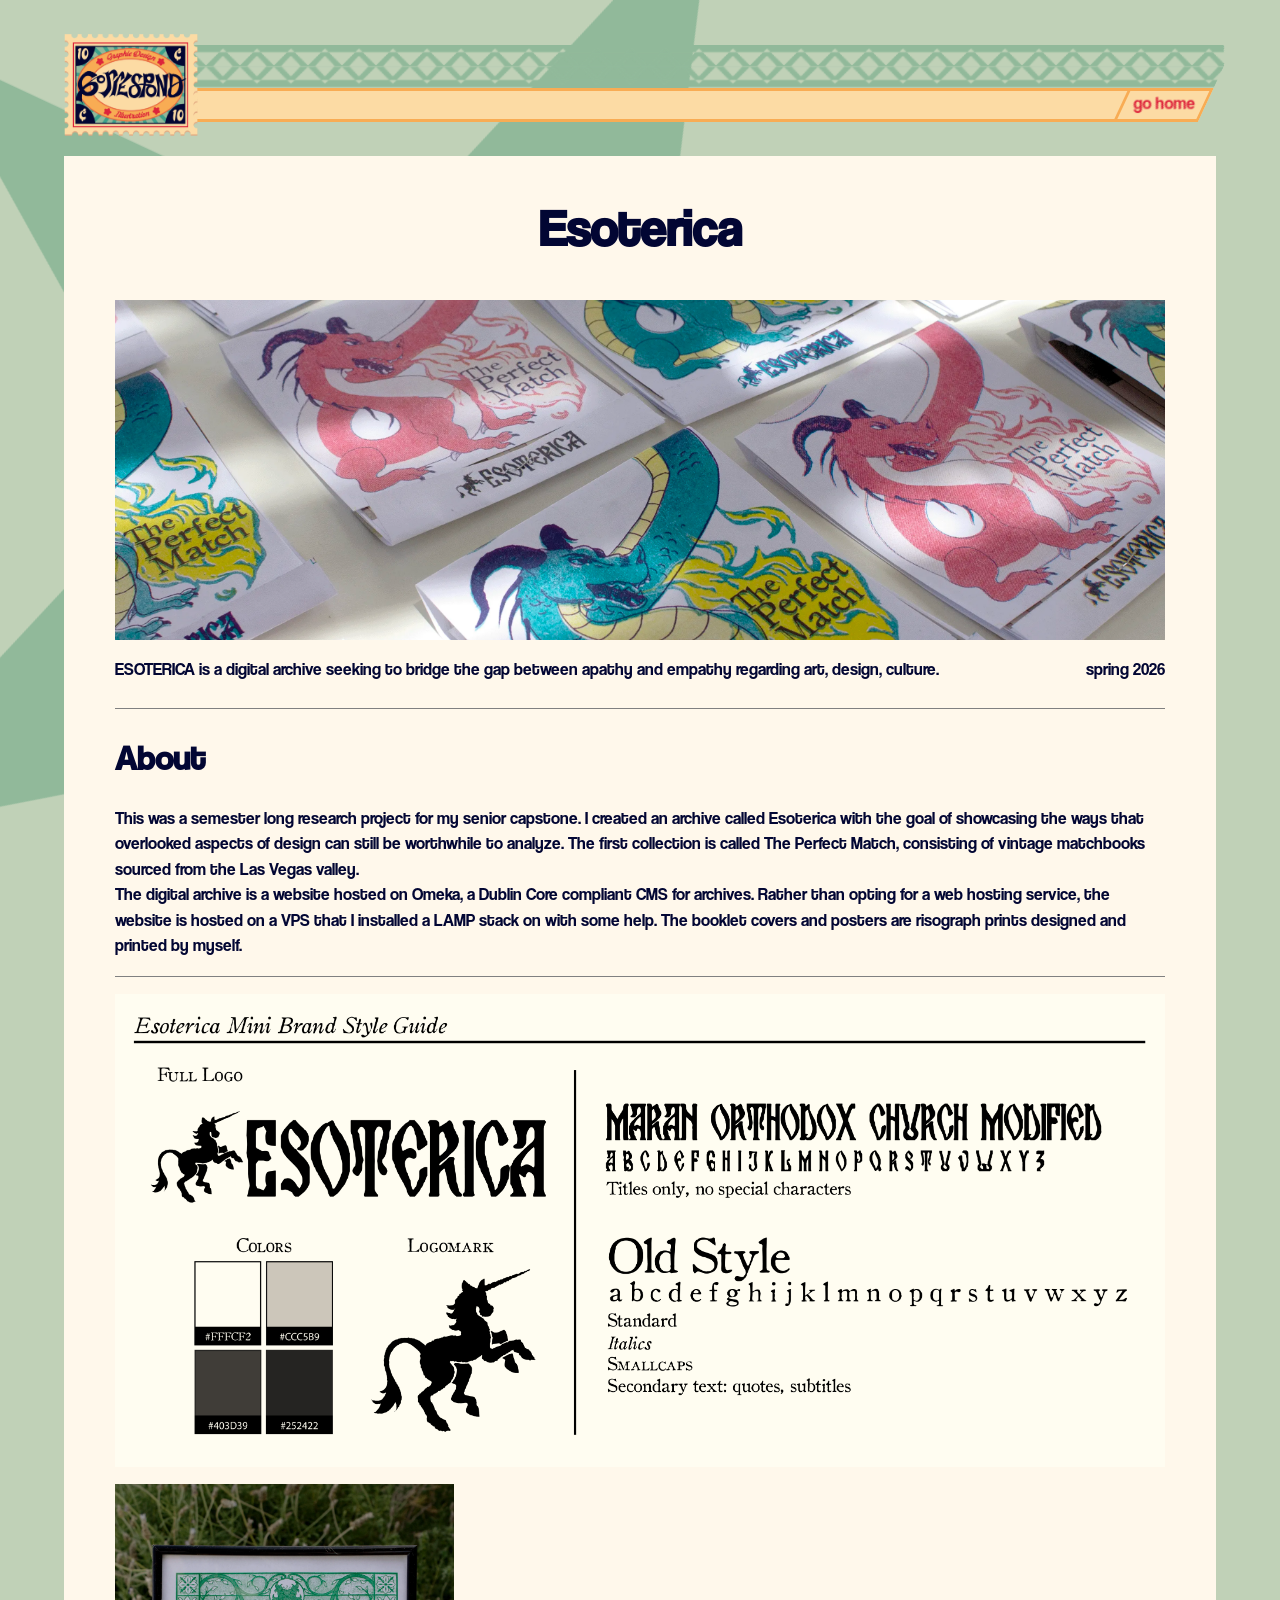
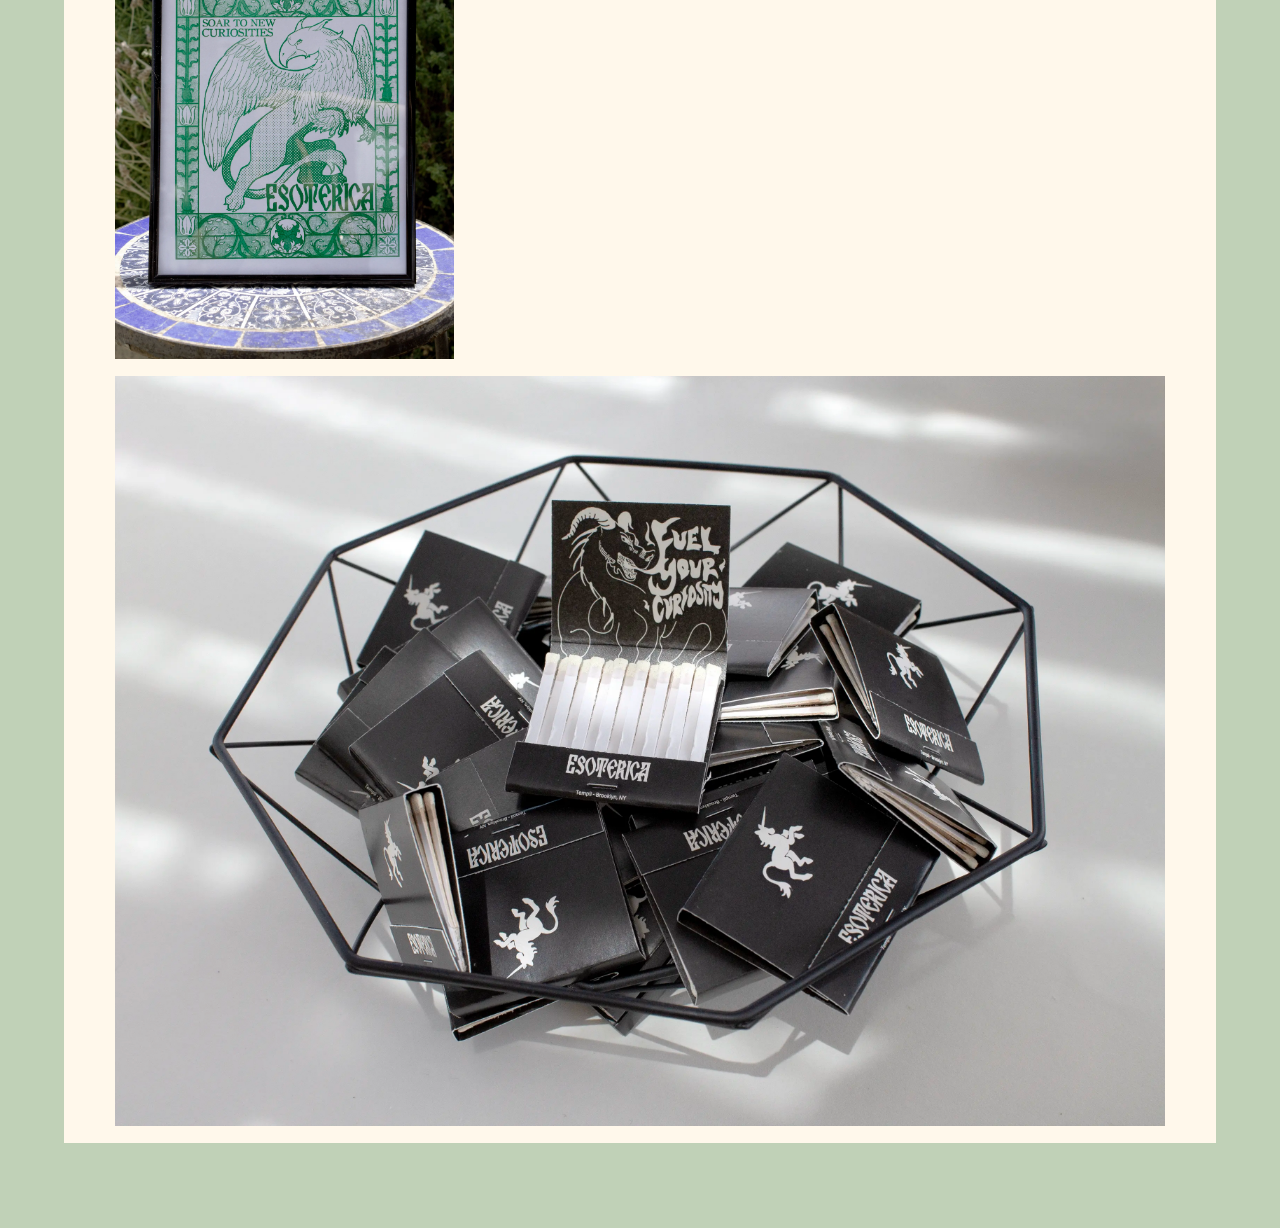
<file: works/selected-works/esoterica/index.html>
<!doctype html>
<html
  lang="en"
  data-ws-project="7219bd61-74be-4994-8073-83abed3c580e"
  data-ws-last-published="2026-05-06T03:51:18.354Z"
>
  <head>
    <link
      rel="stylesheet"
      type="text/css"
      href="/assets/static/app_generated_index-6937cd5a.BhWAfuav.css"
    />
    <meta charset="UTF-8" />
    <meta name="viewport" content="width=device-width,initial-scale=1" />
    <link rel="icon" href="/assets/favicon_1HUtILz5-FAsmZx3cQln-.ico" />
    <link
      rel="preload"
      href="/assets/Coolvetica_Rg_PezVluuNwKdc2-PoSSU6G.otf"
      as="font"
      crossorigin="anonymous"
    />
    <link
      rel="preload"
      href="/assets/Coolvetica_Rg_It_s0XgixGqvMmjViqb48bTv.otf"
      as="font"
      crossorigin="anonymous"
    />
    <link
      rel="preload"
      href="/assets/Crouse_Rhys_Capstone_2_nN74G_8_ozCSdSJSPeqwF.webp"
      as="image"
    />
    <meta
      property="og:url"
      content="https://url/works/selected-works/esoterica"
    />
    <meta property="og:title" content="Untitled" />
    <meta property="og:type" content="website" />
    <meta name="robots" content="noindex, nofollow" />
    <meta property="twitter:card" content="summary_large_image" />
    <title>Untitled</title>
  </head>
  <body class="w-element">
    <div class="w-element">
      <div style="display: contents">
        <div style="display: contents">
          <div class="w-element c1jx9dq0 c1mgqk7u c1ij2you c1cja95t c1evx44w">
            <div
              class="w-element c18bpog4 cnsfal8 capbwup c1l9k3pt c1e995nz c1mjwog0 c1aiwp2a"
            >
              <div class="w-element c1e995nz c1mjwog0 c1l9k3pt c114ax1j">
                <div
                  class="w-element c3z963e cnsfal8 cd6k97m c8d26vm c1uc22ir cstmm0n cc614kf c1v6ob81 cn0ebtp cbyf8ew c8uzqan cw9y4t cnwbr0y c11rp4in c11h8lnx c13b7f68"
                ></div>
                <div
                  class="w-element c3z963e cnsfal8 c6afv3t cd6k97m c8d26vm c1uc22ir c1hxd6dz cs49ajr c1ywrjw5 cnhltzs c2clojx cstmm0n cc614kf c1v6ob81 cn0ebtp cbyf8ew c8uzqan cw9y4t cnwbr0y c11rp4in c11h8lnx cmmuxmd c1asf72y"
                ></div>
              </div>
              <div
                class="w-element c1r355cv c18pwm3s c1lpbgug c64r5d2 c19flbww c1m5i3hl cxqrawh c8t0d28 cfz7fqv cossp0z cnsfal8 c9tm6f8 c1f9rpgy"
              >
                <a href="/" class="w-element co9nepo c1e8t6g5"
                  ><div
                    class="w-element c1fuf7pf c64r5d2 cfz7fqv cyo5v0x c1ianfnv cl0vwwj c19qb1no c1bsyz3x c1g2dhnr c1dhwpg9"
                  >
                    <p class="w-element cuzes8i c1oi5xhl chnukyd c46xdrz">
                      go home
                    </p>
                  </div></a
                >
              </div>
            </div>
            <div class="w-element c18ozn8r cqpxqro cgj1j70 ccmptg2">
              <img
                alt=""
                width="1304"
                height="991"
                src="/assets/logo_gbqBUEKPw7LHcecsRNsSl.png"
                class="w-image c1t9s0bx cqpxqro"
                sizes="100vw"
                srcset="
                  /assets/logo_gbqBUEKPw7LHcecsRNsSl.png   16w,
                  /assets/logo_gbqBUEKPw7LHcecsRNsSl.png   32w,
                  /assets/logo_gbqBUEKPw7LHcecsRNsSl.png   48w,
                  /assets/logo_gbqBUEKPw7LHcecsRNsSl.png   64w,
                  /assets/logo_gbqBUEKPw7LHcecsRNsSl.png   96w,
                  /assets/logo_gbqBUEKPw7LHcecsRNsSl.png  128w,
                  /assets/logo_gbqBUEKPw7LHcecsRNsSl.png  256w,
                  /assets/logo_gbqBUEKPw7LHcecsRNsSl.png  384w,
                  /assets/logo_gbqBUEKPw7LHcecsRNsSl.png  640w,
                  /assets/logo_gbqBUEKPw7LHcecsRNsSl.png  750w,
                  /assets/logo_gbqBUEKPw7LHcecsRNsSl.png  828w,
                  /assets/logo_gbqBUEKPw7LHcecsRNsSl.png 1080w,
                  /assets/logo_gbqBUEKPw7LHcecsRNsSl.png 1200w,
                  /assets/logo_gbqBUEKPw7LHcecsRNsSl.png 1920w,
                  /assets/logo_gbqBUEKPw7LHcecsRNsSl.png 2048w,
                  /assets/logo_gbqBUEKPw7LHcecsRNsSl.png 3840w
                "
                decoding="async"
                loading="lazy"
              />
            </div>
          </div>
        </div>
      </div>
      <div
        class="w-element c63gccm c1jx9dq0 c1ij2you c1ehs4y5 csl8yps c3irtg7 c1xv6ap0 c1fk5436 c1v9d471"
      >
        <div class="w-element c1wx4f88 c3ei0n1">
          <h1
            class="w-element c10s0dke cv50xp5 csxzgn1 c1yeznrp c1ab1jcp ciw8ws8"
          >
            Esoterica
          </h1>
          <div class="w-element c1leeyr7 cwyx0l9">
            <div class="w-element cz0f3rl cofx11i cvnbxxw cfk8x2s"></div>
            <div class="w-element c9tm6f8 c1wvuwee cnsfal8">
              <p class="w-element c1uu9ib2 csxzgn1 ctmlr6q">
                ESOTERICA is a digital archive seeking to bridge the gap between
                apathy and empathy regarding art, design, culture.
              </p>
              <p class="w-element c1uu9ib2">spring 2026</p>
            </div>
            <hr class="w-element c1tlkkli ci9dz23 cwv60kx c19flbww citrloq" />
            <h1
              class="w-element c10s0dke ckykj80 csxzgn1 c1yeznrp c1ab1jcp c18xlhik"
            >
              About
            </h1>
            <p class="w-element c1uu9ib2 csxzgn1">
              This was a semester long research project for my senior capstone.
              I created an archive called Esoterica with the goal of showcasing
              the ways that overlooked aspects of design can still be worthwhile
              to analyze. The first collection is called The Perfect Match,
              consisting of vintage matchbooks sourced from the Las Vegas
              valley. <br />The digital archive is a website hosted on Omeka, a
              Dublin Core compliant CMS for archives. Rather than opting for a
              web hosting service, the website is hosted on a VPS that I
              installed a LAMP stack on with some help. The booklet covers and
              posters are risograph prints designed and printed by myself.
            </p>
            <hr class="w-element c1tlkkli ci9dz23 cwv60kx c19flbww citrloq" />
            <img
              alt=""
              width="7147"
              height="3220"
              src="/assets/mini_style_guide_4x_dcN0KLaUWnE-jxyo9BQqI.png"
              class="w-image c1d0vu83 c1rg7nbe"
              sizes="100vw"
              srcset="
                /assets/mini_style_guide_4x_dcN0KLaUWnE-jxyo9BQqI.png   16w,
                /assets/mini_style_guide_4x_dcN0KLaUWnE-jxyo9BQqI.png   32w,
                /assets/mini_style_guide_4x_dcN0KLaUWnE-jxyo9BQqI.png   48w,
                /assets/mini_style_guide_4x_dcN0KLaUWnE-jxyo9BQqI.png   64w,
                /assets/mini_style_guide_4x_dcN0KLaUWnE-jxyo9BQqI.png   96w,
                /assets/mini_style_guide_4x_dcN0KLaUWnE-jxyo9BQqI.png  128w,
                /assets/mini_style_guide_4x_dcN0KLaUWnE-jxyo9BQqI.png  256w,
                /assets/mini_style_guide_4x_dcN0KLaUWnE-jxyo9BQqI.png  384w,
                /assets/mini_style_guide_4x_dcN0KLaUWnE-jxyo9BQqI.png  640w,
                /assets/mini_style_guide_4x_dcN0KLaUWnE-jxyo9BQqI.png  750w,
                /assets/mini_style_guide_4x_dcN0KLaUWnE-jxyo9BQqI.png  828w,
                /assets/mini_style_guide_4x_dcN0KLaUWnE-jxyo9BQqI.png 1080w,
                /assets/mini_style_guide_4x_dcN0KLaUWnE-jxyo9BQqI.png 1200w,
                /assets/mini_style_guide_4x_dcN0KLaUWnE-jxyo9BQqI.png 1920w,
                /assets/mini_style_guide_4x_dcN0KLaUWnE-jxyo9BQqI.png 2048w,
                /assets/mini_style_guide_4x_dcN0KLaUWnE-jxyo9BQqI.png 3840w
              "
              decoding="async"
              loading="lazy"
            />
            <div
              class="w-element c111l6or c3hsgkw c8qwjar c127kil6 c1c0h577 c1fwq2ko"
            >
              <img
                alt=""
                width="2142"
                height="3000"
                src="/assets/Crouse_Rhys_Capstone_3_w5-IAkykekSGprzyKXZtD.webp"
                class="w-image"
                sizes="100vw"
                srcset="
                  /assets/Crouse_Rhys_Capstone_3_w5-IAkykekSGprzyKXZtD.webp   16w,
                  /assets/Crouse_Rhys_Capstone_3_w5-IAkykekSGprzyKXZtD.webp   32w,
                  /assets/Crouse_Rhys_Capstone_3_w5-IAkykekSGprzyKXZtD.webp   48w,
                  /assets/Crouse_Rhys_Capstone_3_w5-IAkykekSGprzyKXZtD.webp   64w,
                  /assets/Crouse_Rhys_Capstone_3_w5-IAkykekSGprzyKXZtD.webp   96w,
                  /assets/Crouse_Rhys_Capstone_3_w5-IAkykekSGprzyKXZtD.webp  128w,
                  /assets/Crouse_Rhys_Capstone_3_w5-IAkykekSGprzyKXZtD.webp  256w,
                  /assets/Crouse_Rhys_Capstone_3_w5-IAkykekSGprzyKXZtD.webp  384w,
                  /assets/Crouse_Rhys_Capstone_3_w5-IAkykekSGprzyKXZtD.webp  640w,
                  /assets/Crouse_Rhys_Capstone_3_w5-IAkykekSGprzyKXZtD.webp  750w,
                  /assets/Crouse_Rhys_Capstone_3_w5-IAkykekSGprzyKXZtD.webp  828w,
                  /assets/Crouse_Rhys_Capstone_3_w5-IAkykekSGprzyKXZtD.webp 1080w,
                  /assets/Crouse_Rhys_Capstone_3_w5-IAkykekSGprzyKXZtD.webp 1200w,
                  /assets/Crouse_Rhys_Capstone_3_w5-IAkykekSGprzyKXZtD.webp 1920w,
                  /assets/Crouse_Rhys_Capstone_3_w5-IAkykekSGprzyKXZtD.webp 2048w,
                  /assets/Crouse_Rhys_Capstone_3_w5-IAkykekSGprzyKXZtD.webp 3840w
                "
                decoding="async"
                loading="lazy"
              /><img
                alt=""
                width="2142"
                height="3000"
                src="/assets/Crouse_Rhys_Capstone_5_6TzQhkZB3PzOt7pworFE_.webp"
                class="w-image"
                sizes="100vw"
                srcset="
                  /assets/Crouse_Rhys_Capstone_5_6TzQhkZB3PzOt7pworFE_.webp   16w,
                  /assets/Crouse_Rhys_Capstone_5_6TzQhkZB3PzOt7pworFE_.webp   32w,
                  /assets/Crouse_Rhys_Capstone_5_6TzQhkZB3PzOt7pworFE_.webp   48w,
                  /assets/Crouse_Rhys_Capstone_5_6TzQhkZB3PzOt7pworFE_.webp   64w,
                  /assets/Crouse_Rhys_Capstone_5_6TzQhkZB3PzOt7pworFE_.webp   96w,
                  /assets/Crouse_Rhys_Capstone_5_6TzQhkZB3PzOt7pworFE_.webp  128w,
                  /assets/Crouse_Rhys_Capstone_5_6TzQhkZB3PzOt7pworFE_.webp  256w,
                  /assets/Crouse_Rhys_Capstone_5_6TzQhkZB3PzOt7pworFE_.webp  384w,
                  /assets/Crouse_Rhys_Capstone_5_6TzQhkZB3PzOt7pworFE_.webp  640w,
                  /assets/Crouse_Rhys_Capstone_5_6TzQhkZB3PzOt7pworFE_.webp  750w,
                  /assets/Crouse_Rhys_Capstone_5_6TzQhkZB3PzOt7pworFE_.webp  828w,
                  /assets/Crouse_Rhys_Capstone_5_6TzQhkZB3PzOt7pworFE_.webp 1080w,
                  /assets/Crouse_Rhys_Capstone_5_6TzQhkZB3PzOt7pworFE_.webp 1200w,
                  /assets/Crouse_Rhys_Capstone_5_6TzQhkZB3PzOt7pworFE_.webp 1920w,
                  /assets/Crouse_Rhys_Capstone_5_6TzQhkZB3PzOt7pworFE_.webp 2048w,
                  /assets/Crouse_Rhys_Capstone_5_6TzQhkZB3PzOt7pworFE_.webp 3840w
                "
                decoding="async"
                loading="lazy"
              /><img
                alt=""
                width="2143"
                height="3000"
                src="/assets/Crouse_Rhys_Capstone_4_qbi0f8pt6TnypnS-Z0gE8.webp"
                class="w-image"
                sizes="100vw"
                srcset="
                  /assets/Crouse_Rhys_Capstone_4_qbi0f8pt6TnypnS-Z0gE8.webp   16w,
                  /assets/Crouse_Rhys_Capstone_4_qbi0f8pt6TnypnS-Z0gE8.webp   32w,
                  /assets/Crouse_Rhys_Capstone_4_qbi0f8pt6TnypnS-Z0gE8.webp   48w,
                  /assets/Crouse_Rhys_Capstone_4_qbi0f8pt6TnypnS-Z0gE8.webp   64w,
                  /assets/Crouse_Rhys_Capstone_4_qbi0f8pt6TnypnS-Z0gE8.webp   96w,
                  /assets/Crouse_Rhys_Capstone_4_qbi0f8pt6TnypnS-Z0gE8.webp  128w,
                  /assets/Crouse_Rhys_Capstone_4_qbi0f8pt6TnypnS-Z0gE8.webp  256w,
                  /assets/Crouse_Rhys_Capstone_4_qbi0f8pt6TnypnS-Z0gE8.webp  384w,
                  /assets/Crouse_Rhys_Capstone_4_qbi0f8pt6TnypnS-Z0gE8.webp  640w,
                  /assets/Crouse_Rhys_Capstone_4_qbi0f8pt6TnypnS-Z0gE8.webp  750w,
                  /assets/Crouse_Rhys_Capstone_4_qbi0f8pt6TnypnS-Z0gE8.webp  828w,
                  /assets/Crouse_Rhys_Capstone_4_qbi0f8pt6TnypnS-Z0gE8.webp 1080w,
                  /assets/Crouse_Rhys_Capstone_4_qbi0f8pt6TnypnS-Z0gE8.webp 1200w,
                  /assets/Crouse_Rhys_Capstone_4_qbi0f8pt6TnypnS-Z0gE8.webp 1920w,
                  /assets/Crouse_Rhys_Capstone_4_qbi0f8pt6TnypnS-Z0gE8.webp 2048w,
                  /assets/Crouse_Rhys_Capstone_4_qbi0f8pt6TnypnS-Z0gE8.webp 3840w
                "
                decoding="async"
                loading="lazy"
              />
            </div>
            <img
              alt=""
              width="3000"
              height="2142"
              src="/assets/Crouse_Rhys_Capstone_1_YmNMzAtkVcP7TRxMx9WOh.webp"
              class="w-image c1d0vu83 c1rg7nbe"
              sizes="100vw"
              srcset="
                /assets/Crouse_Rhys_Capstone_1_YmNMzAtkVcP7TRxMx9WOh.webp   16w,
                /assets/Crouse_Rhys_Capstone_1_YmNMzAtkVcP7TRxMx9WOh.webp   32w,
                /assets/Crouse_Rhys_Capstone_1_YmNMzAtkVcP7TRxMx9WOh.webp   48w,
                /assets/Crouse_Rhys_Capstone_1_YmNMzAtkVcP7TRxMx9WOh.webp   64w,
                /assets/Crouse_Rhys_Capstone_1_YmNMzAtkVcP7TRxMx9WOh.webp   96w,
                /assets/Crouse_Rhys_Capstone_1_YmNMzAtkVcP7TRxMx9WOh.webp  128w,
                /assets/Crouse_Rhys_Capstone_1_YmNMzAtkVcP7TRxMx9WOh.webp  256w,
                /assets/Crouse_Rhys_Capstone_1_YmNMzAtkVcP7TRxMx9WOh.webp  384w,
                /assets/Crouse_Rhys_Capstone_1_YmNMzAtkVcP7TRxMx9WOh.webp  640w,
                /assets/Crouse_Rhys_Capstone_1_YmNMzAtkVcP7TRxMx9WOh.webp  750w,
                /assets/Crouse_Rhys_Capstone_1_YmNMzAtkVcP7TRxMx9WOh.webp  828w,
                /assets/Crouse_Rhys_Capstone_1_YmNMzAtkVcP7TRxMx9WOh.webp 1080w,
                /assets/Crouse_Rhys_Capstone_1_YmNMzAtkVcP7TRxMx9WOh.webp 1200w,
                /assets/Crouse_Rhys_Capstone_1_YmNMzAtkVcP7TRxMx9WOh.webp 1920w,
                /assets/Crouse_Rhys_Capstone_1_YmNMzAtkVcP7TRxMx9WOh.webp 2048w,
                /assets/Crouse_Rhys_Capstone_1_YmNMzAtkVcP7TRxMx9WOh.webp 3840w
              "
              decoding="async"
              loading="lazy"
            />
          </div>
        </div>
      </div>
      <div
        class="w-element c1g8bz4r cjoac6u c6afv3t c1hxd6dz cs49ajr c1ywrjw5 cnhltzs c2clojx cstmm0n cft5hyx cg2nt7j c16ddh c13b7f68 cduuurn c1ylt65a c1asf72y czgw6dg c1rlxdsz c1nf3zf0"
      ></div>
    </div>
    <script id="vike_pageContext" type="application/json">
      {
        "_urlRewrite": null,
        "pageId": "/pages/works/selected-works/esoterica",
        "routeParams": {},
        "data": {
          "url": "https://url/works/selected-works/esoterica",
          "system": {
            "params": {},
            "search": {},
            "origin": "https://url",
            "pathname": "/works/selected-works/esoterica"
          },
          "resources": {},
          "pageMeta": {
            "title": "Untitled",
            "description": "",
            "excludePageFromSearch": true,
            "language": "",
            "socialImageAssetName": "!undefined",
            "socialImageUrl": "",
            "status": "!undefined",
            "redirect": "",
            "custom": []
          }
        }
      }
    </script>
    <script id="vike_globalContext" type="application/json">
      {}
    </script>
    <script
      src="/assets/entries/entry-server-routing.nm9-1BFC.js"
      type="module"
      async
    ></script>
    <link
      rel="modulepreload"
      href="/assets/entries/pages_works_selected-works_esoterica.DoF9tNPQ.js"
      as="script"
      type="text/javascript"
    /><link
      rel="modulepreload"
      href="/assets/chunks/chunk-B5F03mps.js"
      as="script"
      type="text/javascript"
    />
  </body>
</html>
</file>
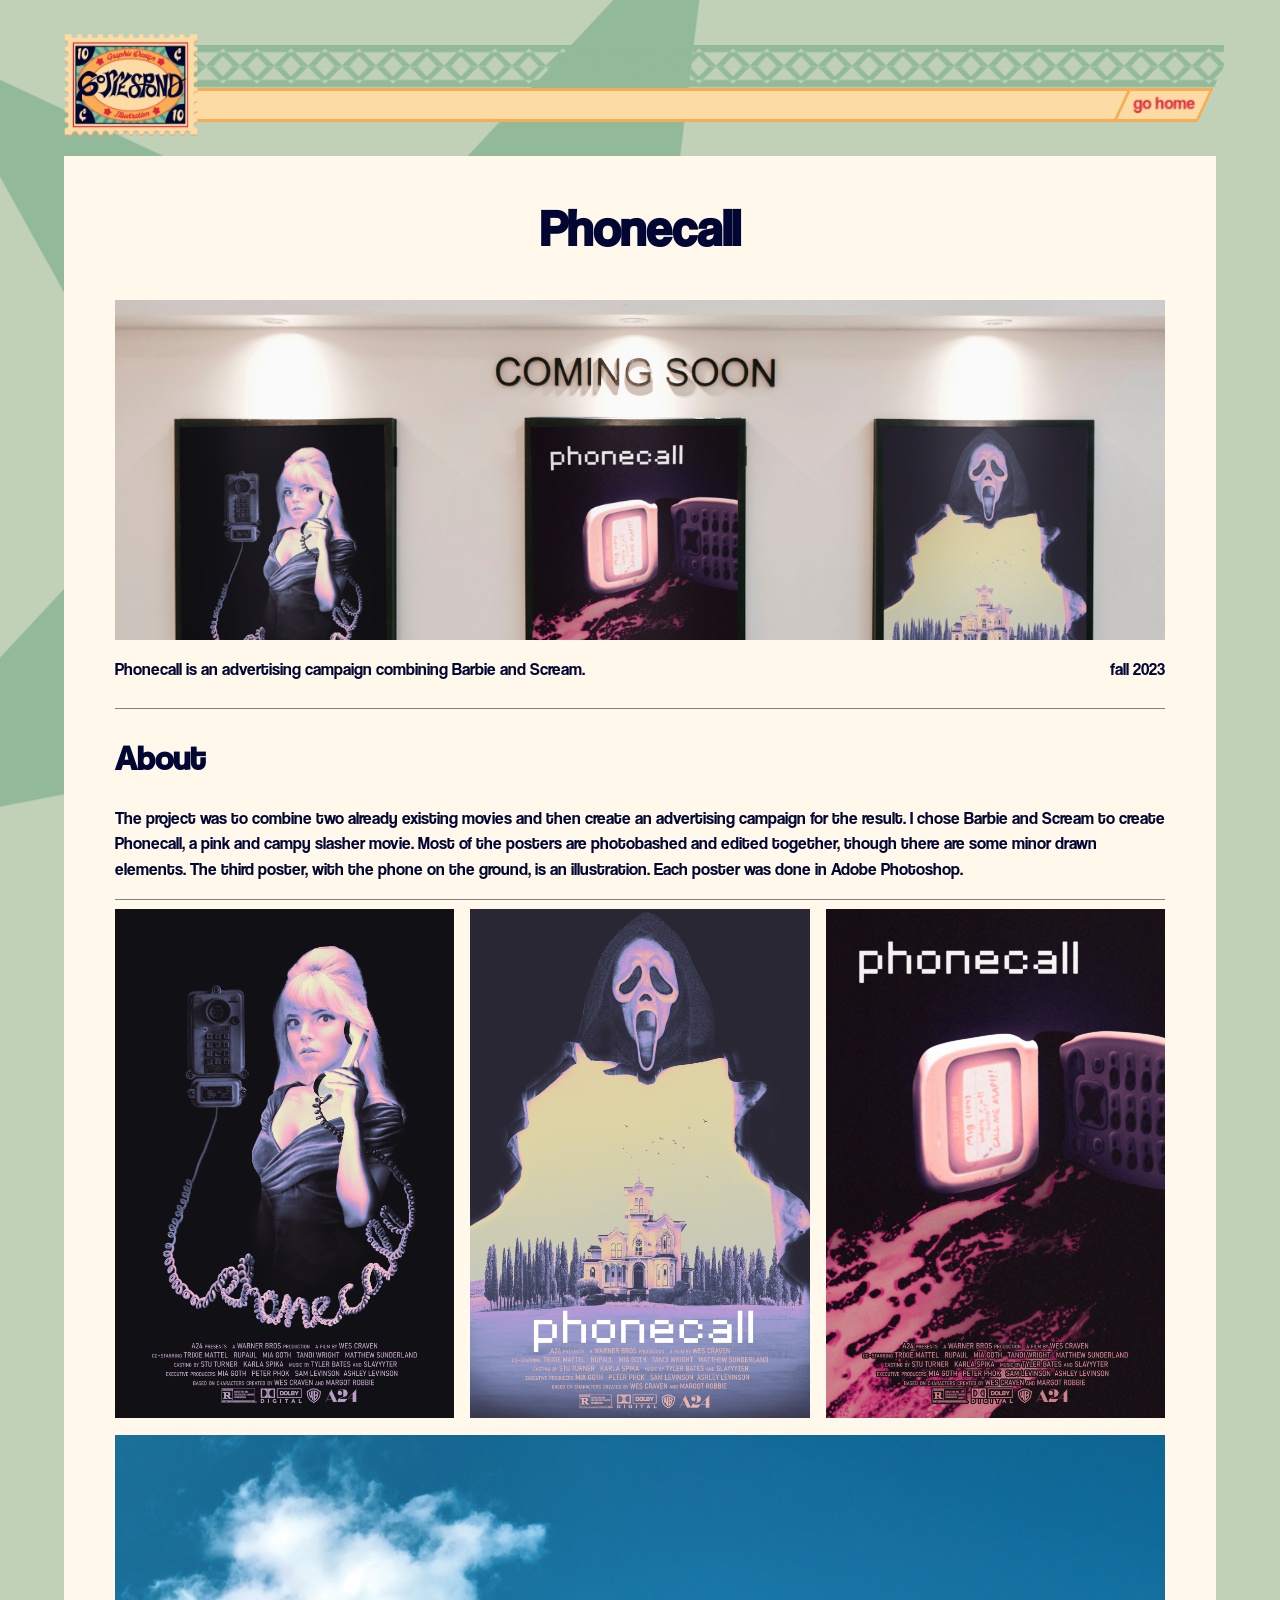
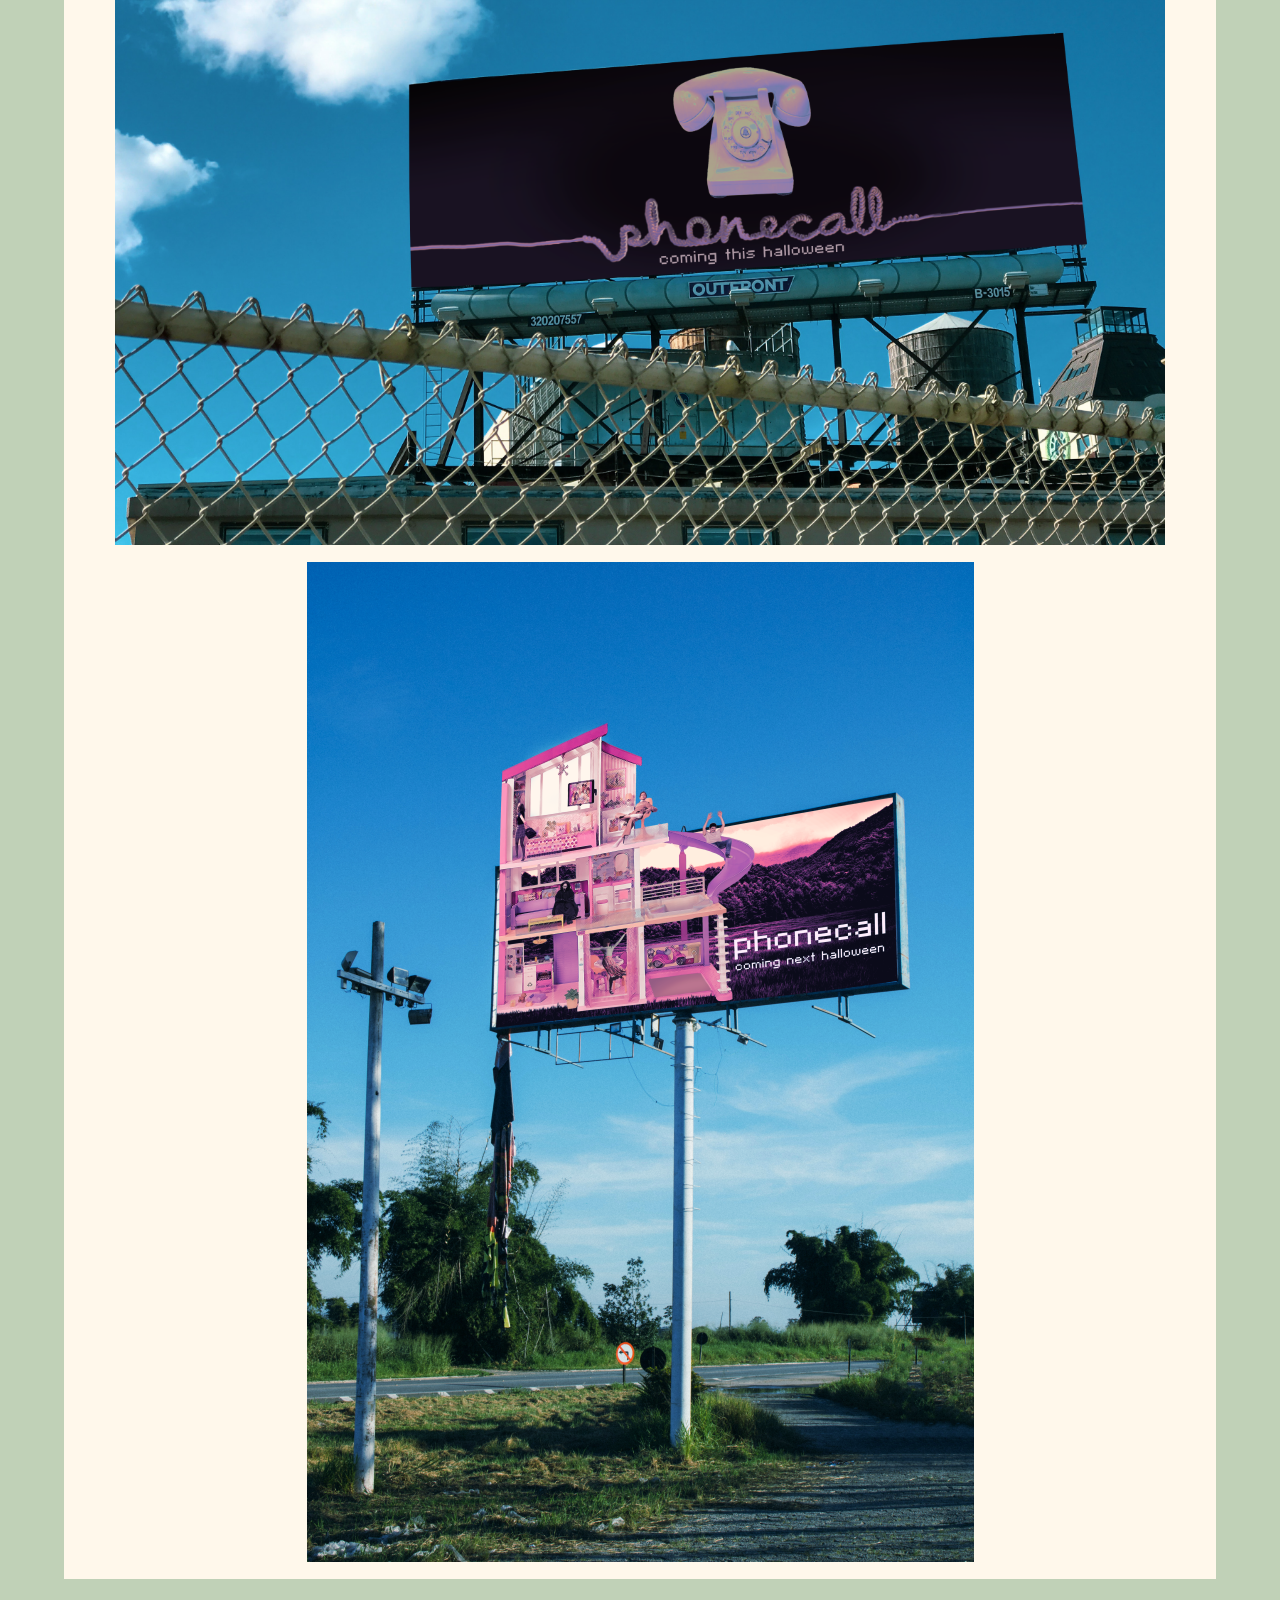
<file: works/selected-works/phonecall/index.html>
<!doctype html>
<html
  lang="en"
  data-ws-project="7219bd61-74be-4994-8073-83abed3c580e"
  data-ws-last-published="2026-05-06T03:51:18.354Z"
>
  <head>
    <link
      rel="stylesheet"
      type="text/css"
      href="/assets/static/app_generated_index-6937cd5a.BhWAfuav.css"
    />
    <meta charset="UTF-8" />
    <meta name="viewport" content="width=device-width,initial-scale=1" />
    <link rel="icon" href="/assets/favicon_1HUtILz5-FAsmZx3cQln-.ico" />
    <link
      rel="preload"
      href="/assets/Coolvetica_Rg_PezVluuNwKdc2-PoSSU6G.otf"
      as="font"
      crossorigin="anonymous"
    />
    <link
      rel="preload"
      href="/assets/Coolvetica_Rg_It_s0XgixGqvMmjViqb48bTv.otf"
      as="font"
      crossorigin="anonymous"
    />
    <link
      rel="preload"
      href="/assets/poster_mockup_ILBJVqmnaLtj6868iNSus.png"
      as="image"
    />
    <meta
      property="og:url"
      content="https://url/works/selected-works/phonecall"
    />
    <meta property="og:title" content="Untitled" />
    <meta property="og:type" content="website" />
    <meta name="robots" content="noindex, nofollow" />
    <meta property="twitter:card" content="summary_large_image" />
    <title>Untitled</title>
  </head>
  <body class="w-element">
    <div class="w-element">
      <div style="display: contents">
        <div style="display: contents">
          <div class="w-element c1jx9dq0 c1mgqk7u c1ij2you c1cja95t c1evx44w">
            <div
              class="w-element c18bpog4 cnsfal8 capbwup c1l9k3pt c1e995nz c1mjwog0 c1aiwp2a"
            >
              <div class="w-element c1e995nz c1mjwog0 c1l9k3pt c114ax1j">
                <div
                  class="w-element c3z963e cnsfal8 cd6k97m c8d26vm c1uc22ir cstmm0n cc614kf c1v6ob81 cn0ebtp cbyf8ew c8uzqan cw9y4t cnwbr0y c11rp4in c11h8lnx c13b7f68"
                ></div>
                <div
                  class="w-element c3z963e cnsfal8 c6afv3t cd6k97m c8d26vm c1uc22ir c1hxd6dz cs49ajr c1ywrjw5 cnhltzs c2clojx cstmm0n cc614kf c1v6ob81 cn0ebtp cbyf8ew c8uzqan cw9y4t cnwbr0y c11rp4in c11h8lnx cmmuxmd c1asf72y"
                ></div>
              </div>
              <div
                class="w-element c1r355cv c18pwm3s c1lpbgug c64r5d2 c19flbww c1m5i3hl cxqrawh c8t0d28 cfz7fqv cossp0z cnsfal8 c9tm6f8 c1f9rpgy"
              >
                <a href="/" class="w-element co9nepo c1e8t6g5"
                  ><div
                    class="w-element c1fuf7pf c64r5d2 cfz7fqv cyo5v0x c1ianfnv cl0vwwj c19qb1no c1bsyz3x c1g2dhnr c1dhwpg9"
                  >
                    <p class="w-element cuzes8i c1oi5xhl chnukyd c46xdrz">
                      go home
                    </p>
                  </div></a
                >
              </div>
            </div>
            <div class="w-element c18ozn8r cqpxqro cgj1j70 ccmptg2">
              <img
                alt=""
                width="1304"
                height="991"
                src="/assets/logo_gbqBUEKPw7LHcecsRNsSl.png"
                class="w-image c1t9s0bx cqpxqro"
                sizes="100vw"
                srcset="
                  /assets/logo_gbqBUEKPw7LHcecsRNsSl.png   16w,
                  /assets/logo_gbqBUEKPw7LHcecsRNsSl.png   32w,
                  /assets/logo_gbqBUEKPw7LHcecsRNsSl.png   48w,
                  /assets/logo_gbqBUEKPw7LHcecsRNsSl.png   64w,
                  /assets/logo_gbqBUEKPw7LHcecsRNsSl.png   96w,
                  /assets/logo_gbqBUEKPw7LHcecsRNsSl.png  128w,
                  /assets/logo_gbqBUEKPw7LHcecsRNsSl.png  256w,
                  /assets/logo_gbqBUEKPw7LHcecsRNsSl.png  384w,
                  /assets/logo_gbqBUEKPw7LHcecsRNsSl.png  640w,
                  /assets/logo_gbqBUEKPw7LHcecsRNsSl.png  750w,
                  /assets/logo_gbqBUEKPw7LHcecsRNsSl.png  828w,
                  /assets/logo_gbqBUEKPw7LHcecsRNsSl.png 1080w,
                  /assets/logo_gbqBUEKPw7LHcecsRNsSl.png 1200w,
                  /assets/logo_gbqBUEKPw7LHcecsRNsSl.png 1920w,
                  /assets/logo_gbqBUEKPw7LHcecsRNsSl.png 2048w,
                  /assets/logo_gbqBUEKPw7LHcecsRNsSl.png 3840w
                "
                decoding="async"
                loading="lazy"
              />
            </div>
          </div>
        </div>
      </div>
      <div
        class="w-element c63gccm c1jx9dq0 c1ij2you c1ehs4y5 csl8yps c3irtg7 c1xv6ap0 c1fk5436 c1v9d471"
      >
        <div class="w-element c1wx4f88 c3ei0n1">
          <h1
            class="w-element c10s0dke cv50xp5 csxzgn1 c1yeznrp c1ab1jcp ciw8ws8"
          >
            Phonecall
          </h1>
          <div class="w-element c1leeyr7 cwyx0l9">
            <div class="w-element c5brsvi cofx11i cvnbxxw csu9ryg"></div>
            <div class="w-element c9tm6f8 c1wvuwee cnsfal8">
              <p class="w-element c1uu9ib2 csxzgn1 ctmlr6q">
                Phonecall is an advertising campaign combining Barbie and
                Scream.
              </p>
              <p class="w-element c1uu9ib2">fall 2023</p>
            </div>
            <hr class="w-element c1tlkkli ci9dz23 cwv60kx c19flbww citrloq" />
            <h1
              class="w-element c10s0dke ckykj80 csxzgn1 c1yeznrp c1ab1jcp c18xlhik"
            >
              About
            </h1>
            <p class="w-element c1uu9ib2 csxzgn1">
              The project was to combine two already existing movies and then
              create an advertising campaign for the result. I chose Barbie and
              Scream to create Phonecall, a pink and campy slasher movie. Most
              of the posters are photobashed and edited together, though there
              are some minor drawn elements. The third poster, with the phone on
              the ground, is an illustration. Each poster was done in Adobe
              Photoshop.
            </p>
            <hr class="w-element c1tlkkli ci9dz23 cwv60kx c19flbww citrloq" />
            <div
              class="w-element c111l6or c3hsgkw c8qwjar c127kil6 c1c0h577 c1fwq2ko"
            >
              <img
                alt=""
                width="667"
                height="1000"
                src="/assets/teaser_poster_2_edited_BBAx6wIp_1KO2yUAOi6yh.png"
                class="w-image"
                sizes="100vw"
                srcset="
                  /assets/teaser_poster_2_edited_BBAx6wIp_1KO2yUAOi6yh.png   16w,
                  /assets/teaser_poster_2_edited_BBAx6wIp_1KO2yUAOi6yh.png   32w,
                  /assets/teaser_poster_2_edited_BBAx6wIp_1KO2yUAOi6yh.png   48w,
                  /assets/teaser_poster_2_edited_BBAx6wIp_1KO2yUAOi6yh.png   64w,
                  /assets/teaser_poster_2_edited_BBAx6wIp_1KO2yUAOi6yh.png   96w,
                  /assets/teaser_poster_2_edited_BBAx6wIp_1KO2yUAOi6yh.png  128w,
                  /assets/teaser_poster_2_edited_BBAx6wIp_1KO2yUAOi6yh.png  256w,
                  /assets/teaser_poster_2_edited_BBAx6wIp_1KO2yUAOi6yh.png  384w,
                  /assets/teaser_poster_2_edited_BBAx6wIp_1KO2yUAOi6yh.png  640w,
                  /assets/teaser_poster_2_edited_BBAx6wIp_1KO2yUAOi6yh.png  750w,
                  /assets/teaser_poster_2_edited_BBAx6wIp_1KO2yUAOi6yh.png  828w,
                  /assets/teaser_poster_2_edited_BBAx6wIp_1KO2yUAOi6yh.png 1080w,
                  /assets/teaser_poster_2_edited_BBAx6wIp_1KO2yUAOi6yh.png 1200w,
                  /assets/teaser_poster_2_edited_BBAx6wIp_1KO2yUAOi6yh.png 1920w
                "
                decoding="async"
                loading="lazy"
              /><img
                alt=""
                width="667"
                height="1000"
                src="/assets/final_poster_edited_rGGqXVdaIJAzolE-IvoIN.png"
                class="w-image"
                sizes="100vw"
                srcset="
                  /assets/final_poster_edited_rGGqXVdaIJAzolE-IvoIN.png   16w,
                  /assets/final_poster_edited_rGGqXVdaIJAzolE-IvoIN.png   32w,
                  /assets/final_poster_edited_rGGqXVdaIJAzolE-IvoIN.png   48w,
                  /assets/final_poster_edited_rGGqXVdaIJAzolE-IvoIN.png   64w,
                  /assets/final_poster_edited_rGGqXVdaIJAzolE-IvoIN.png   96w,
                  /assets/final_poster_edited_rGGqXVdaIJAzolE-IvoIN.png  128w,
                  /assets/final_poster_edited_rGGqXVdaIJAzolE-IvoIN.png  256w,
                  /assets/final_poster_edited_rGGqXVdaIJAzolE-IvoIN.png  384w,
                  /assets/final_poster_edited_rGGqXVdaIJAzolE-IvoIN.png  640w,
                  /assets/final_poster_edited_rGGqXVdaIJAzolE-IvoIN.png  750w,
                  /assets/final_poster_edited_rGGqXVdaIJAzolE-IvoIN.png  828w,
                  /assets/final_poster_edited_rGGqXVdaIJAzolE-IvoIN.png 1080w,
                  /assets/final_poster_edited_rGGqXVdaIJAzolE-IvoIN.png 1200w,
                  /assets/final_poster_edited_rGGqXVdaIJAzolE-IvoIN.png 1920w
                "
                decoding="async"
                loading="lazy"
              /><img
                alt=""
                width="667"
                height="1000"
                src="/assets/teaser_poster_1_edited_ImrlaiKCKY3R88d28bmT9.png"
                class="w-image"
                sizes="100vw"
                srcset="
                  /assets/teaser_poster_1_edited_ImrlaiKCKY3R88d28bmT9.png   16w,
                  /assets/teaser_poster_1_edited_ImrlaiKCKY3R88d28bmT9.png   32w,
                  /assets/teaser_poster_1_edited_ImrlaiKCKY3R88d28bmT9.png   48w,
                  /assets/teaser_poster_1_edited_ImrlaiKCKY3R88d28bmT9.png   64w,
                  /assets/teaser_poster_1_edited_ImrlaiKCKY3R88d28bmT9.png   96w,
                  /assets/teaser_poster_1_edited_ImrlaiKCKY3R88d28bmT9.png  128w,
                  /assets/teaser_poster_1_edited_ImrlaiKCKY3R88d28bmT9.png  256w,
                  /assets/teaser_poster_1_edited_ImrlaiKCKY3R88d28bmT9.png  384w,
                  /assets/teaser_poster_1_edited_ImrlaiKCKY3R88d28bmT9.png  640w,
                  /assets/teaser_poster_1_edited_ImrlaiKCKY3R88d28bmT9.png  750w,
                  /assets/teaser_poster_1_edited_ImrlaiKCKY3R88d28bmT9.png  828w,
                  /assets/teaser_poster_1_edited_ImrlaiKCKY3R88d28bmT9.png 1080w,
                  /assets/teaser_poster_1_edited_ImrlaiKCKY3R88d28bmT9.png 1200w,
                  /assets/teaser_poster_1_edited_ImrlaiKCKY3R88d28bmT9.png 1920w
                "
                decoding="async"
                loading="lazy"
              />
            </div>
            <img
              alt=""
              width="1477"
              height="1000"
              src="/assets/mockup_1_BzbpMyUm-FffmrveSA9np.png"
              class="w-image c1d0vu83 c1rg7nbe"
              sizes="100vw"
              srcset="
                /assets/mockup_1_BzbpMyUm-FffmrveSA9np.png   16w,
                /assets/mockup_1_BzbpMyUm-FffmrveSA9np.png   32w,
                /assets/mockup_1_BzbpMyUm-FffmrveSA9np.png   48w,
                /assets/mockup_1_BzbpMyUm-FffmrveSA9np.png   64w,
                /assets/mockup_1_BzbpMyUm-FffmrveSA9np.png   96w,
                /assets/mockup_1_BzbpMyUm-FffmrveSA9np.png  128w,
                /assets/mockup_1_BzbpMyUm-FffmrveSA9np.png  256w,
                /assets/mockup_1_BzbpMyUm-FffmrveSA9np.png  384w,
                /assets/mockup_1_BzbpMyUm-FffmrveSA9np.png  640w,
                /assets/mockup_1_BzbpMyUm-FffmrveSA9np.png  750w,
                /assets/mockup_1_BzbpMyUm-FffmrveSA9np.png  828w,
                /assets/mockup_1_BzbpMyUm-FffmrveSA9np.png 1080w,
                /assets/mockup_1_BzbpMyUm-FffmrveSA9np.png 1200w,
                /assets/mockup_1_BzbpMyUm-FffmrveSA9np.png 1920w,
                /assets/mockup_1_BzbpMyUm-FffmrveSA9np.png 2048w,
                /assets/mockup_1_BzbpMyUm-FffmrveSA9np.png 3840w
              "
              decoding="async"
              loading="lazy"
            /><img
              alt=""
              width="667"
              height="1000"
              src="/assets/mockup_2_BEroYKGrmX3Q31ou3lo2J.png"
              class="w-image c1d0vu83 c1rg7nbe c1k0ir2u c1ov8ug1"
              sizes="100vw"
              srcset="
                /assets/mockup_2_BEroYKGrmX3Q31ou3lo2J.png   16w,
                /assets/mockup_2_BEroYKGrmX3Q31ou3lo2J.png   32w,
                /assets/mockup_2_BEroYKGrmX3Q31ou3lo2J.png   48w,
                /assets/mockup_2_BEroYKGrmX3Q31ou3lo2J.png   64w,
                /assets/mockup_2_BEroYKGrmX3Q31ou3lo2J.png   96w,
                /assets/mockup_2_BEroYKGrmX3Q31ou3lo2J.png  128w,
                /assets/mockup_2_BEroYKGrmX3Q31ou3lo2J.png  256w,
                /assets/mockup_2_BEroYKGrmX3Q31ou3lo2J.png  384w,
                /assets/mockup_2_BEroYKGrmX3Q31ou3lo2J.png  640w,
                /assets/mockup_2_BEroYKGrmX3Q31ou3lo2J.png  750w,
                /assets/mockup_2_BEroYKGrmX3Q31ou3lo2J.png  828w,
                /assets/mockup_2_BEroYKGrmX3Q31ou3lo2J.png 1080w,
                /assets/mockup_2_BEroYKGrmX3Q31ou3lo2J.png 1200w,
                /assets/mockup_2_BEroYKGrmX3Q31ou3lo2J.png 1920w
              "
              decoding="async"
              loading="lazy"
            />
          </div>
        </div>
      </div>
      <div
        class="w-element c1g8bz4r cjoac6u c6afv3t c1hxd6dz cs49ajr c1ywrjw5 cnhltzs c2clojx cstmm0n cft5hyx cg2nt7j c16ddh c13b7f68 cduuurn c1ylt65a c1asf72y czgw6dg c1rlxdsz c1nf3zf0"
      ></div>
    </div>
    <script id="vike_pageContext" type="application/json">
      {
        "_urlRewrite": null,
        "pageId": "/pages/works/selected-works/phonecall",
        "routeParams": {},
        "data": {
          "url": "https://url/works/selected-works/phonecall",
          "system": {
            "params": {},
            "search": {},
            "origin": "https://url",
            "pathname": "/works/selected-works/phonecall"
          },
          "resources": {},
          "pageMeta": {
            "title": "Untitled",
            "description": "",
            "excludePageFromSearch": true,
            "language": "",
            "socialImageAssetName": "!undefined",
            "socialImageUrl": "",
            "status": "!undefined",
            "redirect": "",
            "custom": []
          }
        }
      }
    </script>
    <script id="vike_globalContext" type="application/json">
      {}
    </script>
    <script
      src="/assets/entries/entry-server-routing.nm9-1BFC.js"
      type="module"
      async
    ></script>
    <link
      rel="modulepreload"
      href="/assets/entries/pages_works_selected-works_phonecall.Db_PBjSW.js"
      as="script"
      type="text/javascript"
    /><link
      rel="modulepreload"
      href="/assets/chunks/chunk-B5F03mps.js"
      as="script"
      type="text/javascript"
    />
  </body>
</html>
</file>
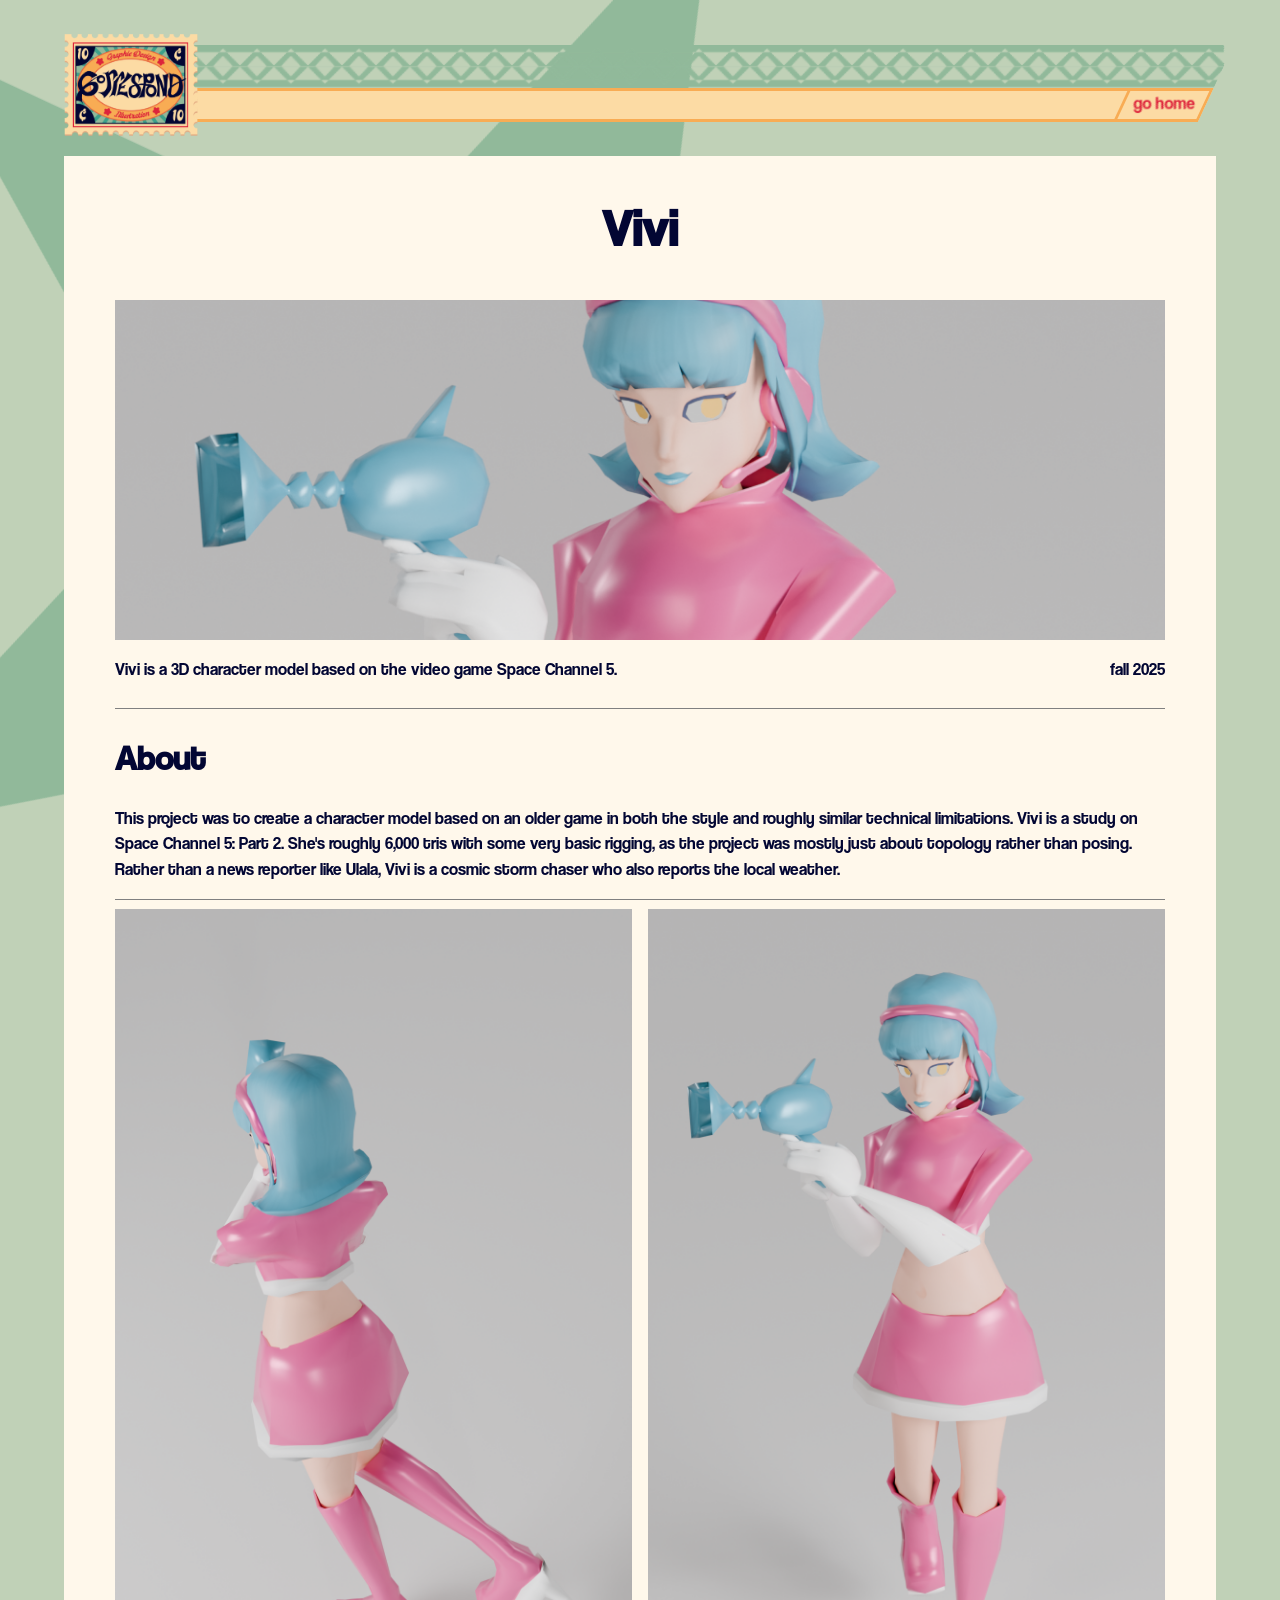
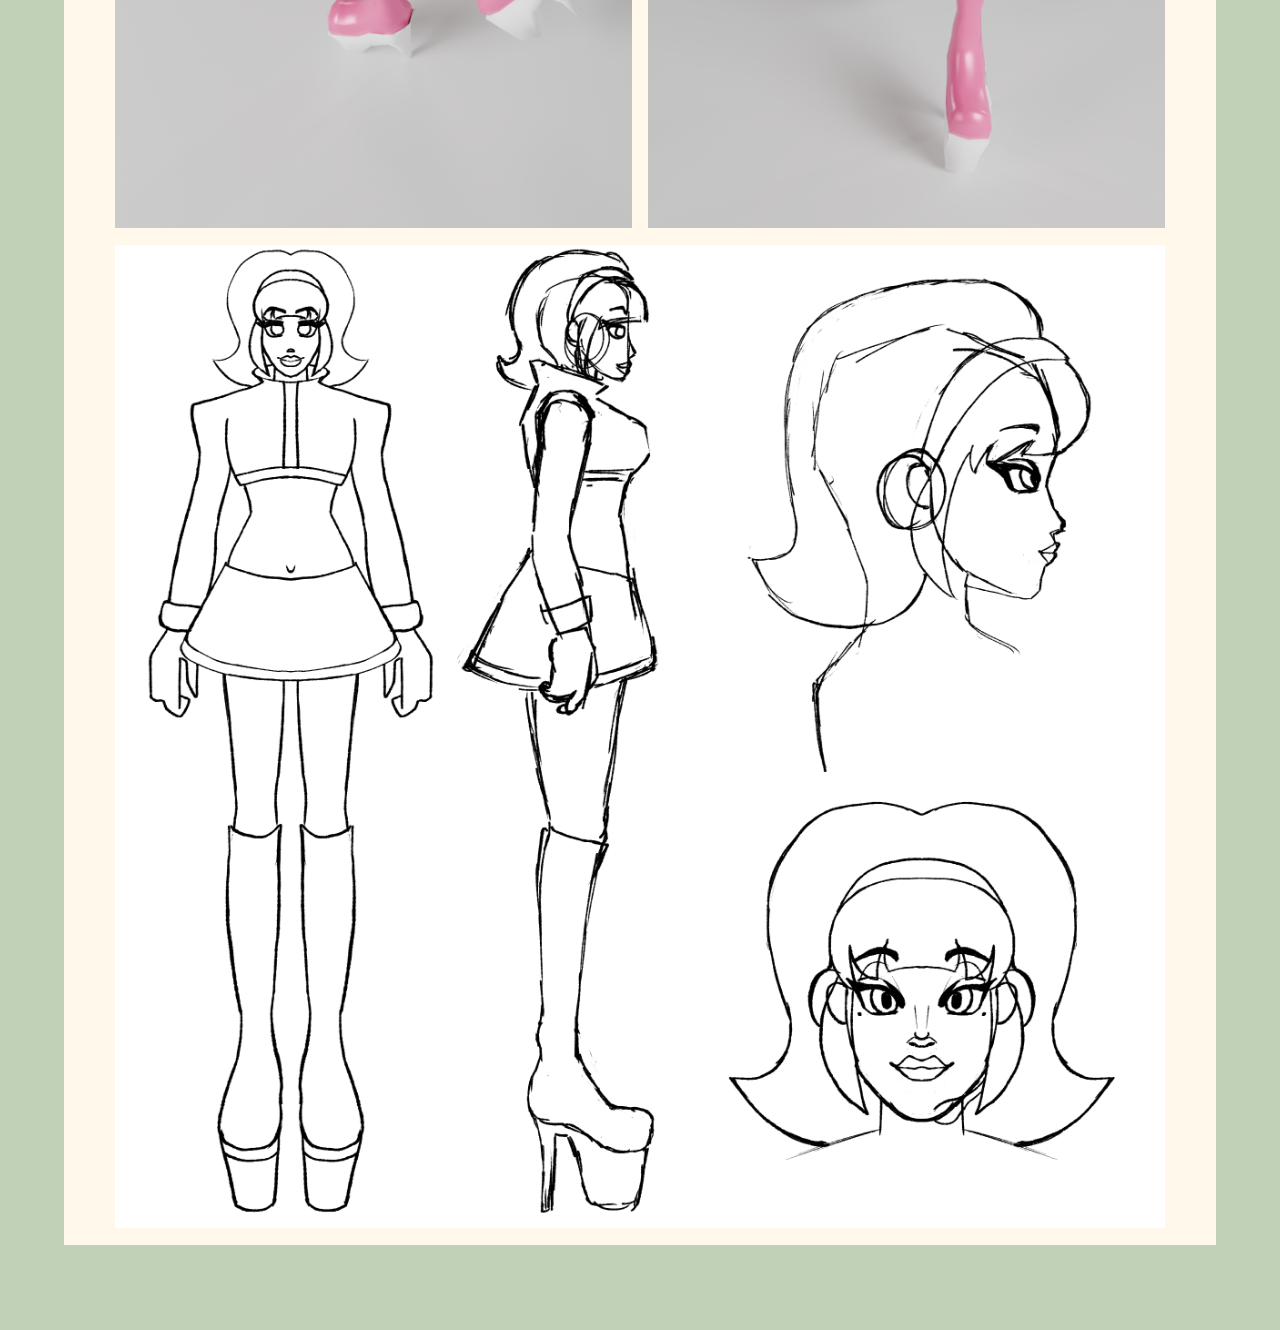
<file: works/selected-works/vivi/index.html>
<!doctype html>
<html
  lang="en"
  data-ws-project="7219bd61-74be-4994-8073-83abed3c580e"
  data-ws-last-published="2026-05-06T03:51:18.354Z"
>
  <head>
    <link
      rel="stylesheet"
      type="text/css"
      href="/assets/static/app_generated_index-6937cd5a.BhWAfuav.css"
    />
    <meta charset="UTF-8" />
    <meta name="viewport" content="width=device-width,initial-scale=1" />
    <link rel="icon" href="/assets/favicon_1HUtILz5-FAsmZx3cQln-.ico" />
    <link
      rel="preload"
      href="/assets/Coolvetica_Rg_PezVluuNwKdc2-PoSSU6G.otf"
      as="font"
      crossorigin="anonymous"
    />
    <link
      rel="preload"
      href="/assets/Coolvetica_Rg_It_s0XgixGqvMmjViqb48bTv.otf"
      as="font"
      crossorigin="anonymous"
    />
    <link
      rel="preload"
      href="/assets/render1_GiZWSHmmM3h1gu_GYenpi.png"
      as="image"
    />
    <meta property="og:url" content="https://url/works/selected-works/vivi" />
    <meta property="og:title" content="Untitled" />
    <meta property="og:type" content="website" />
    <meta name="robots" content="noindex, nofollow" />
    <meta property="twitter:card" content="summary_large_image" />
    <title>Untitled</title>
  </head>
  <body class="w-element">
    <div class="w-element">
      <div style="display: contents">
        <div style="display: contents">
          <div class="w-element c1jx9dq0 c1mgqk7u c1ij2you c1cja95t c1evx44w">
            <div
              class="w-element c18bpog4 cnsfal8 capbwup c1l9k3pt c1e995nz c1mjwog0 c1aiwp2a"
            >
              <div class="w-element c1e995nz c1mjwog0 c1l9k3pt c114ax1j">
                <div
                  class="w-element c3z963e cnsfal8 cd6k97m c8d26vm c1uc22ir cstmm0n cc614kf c1v6ob81 cn0ebtp cbyf8ew c8uzqan cw9y4t cnwbr0y c11rp4in c11h8lnx c13b7f68"
                ></div>
                <div
                  class="w-element c3z963e cnsfal8 c6afv3t cd6k97m c8d26vm c1uc22ir c1hxd6dz cs49ajr c1ywrjw5 cnhltzs c2clojx cstmm0n cc614kf c1v6ob81 cn0ebtp cbyf8ew c8uzqan cw9y4t cnwbr0y c11rp4in c11h8lnx cmmuxmd c1asf72y"
                ></div>
              </div>
              <div
                class="w-element c1r355cv c18pwm3s c1lpbgug c64r5d2 c19flbww c1m5i3hl cxqrawh c8t0d28 cfz7fqv cossp0z cnsfal8 c9tm6f8 c1f9rpgy"
              >
                <a href="/" class="w-element co9nepo c1e8t6g5"
                  ><div
                    class="w-element c1fuf7pf c64r5d2 cfz7fqv cyo5v0x c1ianfnv cl0vwwj c19qb1no c1bsyz3x c1g2dhnr c1dhwpg9"
                  >
                    <p class="w-element cuzes8i c1oi5xhl chnukyd c46xdrz">
                      go home
                    </p>
                  </div></a
                >
              </div>
            </div>
            <div class="w-element c18ozn8r cqpxqro cgj1j70 ccmptg2">
              <img
                alt=""
                width="1304"
                height="991"
                src="/assets/logo_gbqBUEKPw7LHcecsRNsSl.png"
                class="w-image c1t9s0bx cqpxqro"
                sizes="100vw"
                srcset="
                  /assets/logo_gbqBUEKPw7LHcecsRNsSl.png   16w,
                  /assets/logo_gbqBUEKPw7LHcecsRNsSl.png   32w,
                  /assets/logo_gbqBUEKPw7LHcecsRNsSl.png   48w,
                  /assets/logo_gbqBUEKPw7LHcecsRNsSl.png   64w,
                  /assets/logo_gbqBUEKPw7LHcecsRNsSl.png   96w,
                  /assets/logo_gbqBUEKPw7LHcecsRNsSl.png  128w,
                  /assets/logo_gbqBUEKPw7LHcecsRNsSl.png  256w,
                  /assets/logo_gbqBUEKPw7LHcecsRNsSl.png  384w,
                  /assets/logo_gbqBUEKPw7LHcecsRNsSl.png  640w,
                  /assets/logo_gbqBUEKPw7LHcecsRNsSl.png  750w,
                  /assets/logo_gbqBUEKPw7LHcecsRNsSl.png  828w,
                  /assets/logo_gbqBUEKPw7LHcecsRNsSl.png 1080w,
                  /assets/logo_gbqBUEKPw7LHcecsRNsSl.png 1200w,
                  /assets/logo_gbqBUEKPw7LHcecsRNsSl.png 1920w,
                  /assets/logo_gbqBUEKPw7LHcecsRNsSl.png 2048w,
                  /assets/logo_gbqBUEKPw7LHcecsRNsSl.png 3840w
                "
                decoding="async"
                loading="lazy"
              />
            </div>
          </div>
        </div>
      </div>
      <div
        class="w-element c63gccm c1jx9dq0 c1ij2you c1ehs4y5 csl8yps c3irtg7 c1xv6ap0 c1fk5436 c1v9d471"
      >
        <div class="w-element c1wx4f88 c3ei0n1">
          <h1
            class="w-element c10s0dke cv50xp5 csxzgn1 c1yeznrp c1ab1jcp ciw8ws8"
          >
            Vivi
          </h1>
          <div class="w-element c1leeyr7 cwyx0l9">
            <div class="w-element c5uwme1 cofx11i cvnbxxw cxjln3n"></div>
            <div class="w-element c9tm6f8 c1wvuwee cnsfal8">
              <p class="w-element c1uu9ib2 csxzgn1 ctmlr6q">
                Vivi is a 3D character model based on the video game Space
                Channel 5.
              </p>
              <p class="w-element c1uu9ib2">fall 2025</p>
            </div>
            <hr class="w-element c1tlkkli ci9dz23 cwv60kx c19flbww citrloq" />
            <h1
              class="w-element c10s0dke ckykj80 csxzgn1 c1yeznrp c1ab1jcp c18xlhik"
            >
              About
            </h1>
            <p class="w-element c1uu9ib2 csxzgn1">
              This project was to create a character model based on an older
              game in both the style and roughly similar technical limitations.
              Vivi is a study on Space Channel 5: Part 2. She&#x27;s roughly
              6,000 tris with some very basic rigging, as the project was mostly
              just about topology rather than posing. Rather than a news
              reporter like Ulala, Vivi is a cosmic storm chaser who also
              reports the local weather.
            </p>
            <hr class="w-element c1tlkkli ci9dz23 cwv60kx c19flbww citrloq" />
            <div
              class="w-element c111l6or c3hsgkw c8qwjar c127kil6 c1c0h577 c1fwq2ko"
            >
              <img
                alt=""
                width="1080"
                height="1920"
                src="/assets/render2_tVNZ0y0unc6HehGcuAQLm.png"
                class="w-image"
                sizes="100vw"
                srcset="
                  /assets/render2_tVNZ0y0unc6HehGcuAQLm.png   16w,
                  /assets/render2_tVNZ0y0unc6HehGcuAQLm.png   32w,
                  /assets/render2_tVNZ0y0unc6HehGcuAQLm.png   48w,
                  /assets/render2_tVNZ0y0unc6HehGcuAQLm.png   64w,
                  /assets/render2_tVNZ0y0unc6HehGcuAQLm.png   96w,
                  /assets/render2_tVNZ0y0unc6HehGcuAQLm.png  128w,
                  /assets/render2_tVNZ0y0unc6HehGcuAQLm.png  256w,
                  /assets/render2_tVNZ0y0unc6HehGcuAQLm.png  384w,
                  /assets/render2_tVNZ0y0unc6HehGcuAQLm.png  640w,
                  /assets/render2_tVNZ0y0unc6HehGcuAQLm.png  750w,
                  /assets/render2_tVNZ0y0unc6HehGcuAQLm.png  828w,
                  /assets/render2_tVNZ0y0unc6HehGcuAQLm.png 1080w,
                  /assets/render2_tVNZ0y0unc6HehGcuAQLm.png 1200w,
                  /assets/render2_tVNZ0y0unc6HehGcuAQLm.png 1920w,
                  /assets/render2_tVNZ0y0unc6HehGcuAQLm.png 2048w,
                  /assets/render2_tVNZ0y0unc6HehGcuAQLm.png 3840w
                "
                decoding="async"
                loading="lazy"
              /><img
                alt=""
                width="1080"
                height="1920"
                src="/assets/render1_GiZWSHmmM3h1gu_GYenpi.png"
                class="w-image"
                sizes="100vw"
                srcset="
                  /assets/render1_GiZWSHmmM3h1gu_GYenpi.png   16w,
                  /assets/render1_GiZWSHmmM3h1gu_GYenpi.png   32w,
                  /assets/render1_GiZWSHmmM3h1gu_GYenpi.png   48w,
                  /assets/render1_GiZWSHmmM3h1gu_GYenpi.png   64w,
                  /assets/render1_GiZWSHmmM3h1gu_GYenpi.png   96w,
                  /assets/render1_GiZWSHmmM3h1gu_GYenpi.png  128w,
                  /assets/render1_GiZWSHmmM3h1gu_GYenpi.png  256w,
                  /assets/render1_GiZWSHmmM3h1gu_GYenpi.png  384w,
                  /assets/render1_GiZWSHmmM3h1gu_GYenpi.png  640w,
                  /assets/render1_GiZWSHmmM3h1gu_GYenpi.png  750w,
                  /assets/render1_GiZWSHmmM3h1gu_GYenpi.png  828w,
                  /assets/render1_GiZWSHmmM3h1gu_GYenpi.png 1080w,
                  /assets/render1_GiZWSHmmM3h1gu_GYenpi.png 1200w,
                  /assets/render1_GiZWSHmmM3h1gu_GYenpi.png 1920w,
                  /assets/render1_GiZWSHmmM3h1gu_GYenpi.png 2048w,
                  /assets/render1_GiZWSHmmM3h1gu_GYenpi.png 3840w
                "
                decoding="async"
                loading="lazy"
              />
            </div>
            <img
              alt=""
              width="2308"
              height="2160"
              src="/assets/drafts_crop_ZrHeCe6Kc_QdGF7hElmYx.png"
              class="w-image c1d0vu83 c1rg7nbe"
              sizes="100vw"
              srcset="
                /assets/drafts_crop_ZrHeCe6Kc_QdGF7hElmYx.png   16w,
                /assets/drafts_crop_ZrHeCe6Kc_QdGF7hElmYx.png   32w,
                /assets/drafts_crop_ZrHeCe6Kc_QdGF7hElmYx.png   48w,
                /assets/drafts_crop_ZrHeCe6Kc_QdGF7hElmYx.png   64w,
                /assets/drafts_crop_ZrHeCe6Kc_QdGF7hElmYx.png   96w,
                /assets/drafts_crop_ZrHeCe6Kc_QdGF7hElmYx.png  128w,
                /assets/drafts_crop_ZrHeCe6Kc_QdGF7hElmYx.png  256w,
                /assets/drafts_crop_ZrHeCe6Kc_QdGF7hElmYx.png  384w,
                /assets/drafts_crop_ZrHeCe6Kc_QdGF7hElmYx.png  640w,
                /assets/drafts_crop_ZrHeCe6Kc_QdGF7hElmYx.png  750w,
                /assets/drafts_crop_ZrHeCe6Kc_QdGF7hElmYx.png  828w,
                /assets/drafts_crop_ZrHeCe6Kc_QdGF7hElmYx.png 1080w,
                /assets/drafts_crop_ZrHeCe6Kc_QdGF7hElmYx.png 1200w,
                /assets/drafts_crop_ZrHeCe6Kc_QdGF7hElmYx.png 1920w,
                /assets/drafts_crop_ZrHeCe6Kc_QdGF7hElmYx.png 2048w,
                /assets/drafts_crop_ZrHeCe6Kc_QdGF7hElmYx.png 3840w
              "
              decoding="async"
              loading="lazy"
            />
          </div>
        </div>
      </div>
      <div
        class="w-element c1g8bz4r cjoac6u c6afv3t c1hxd6dz cs49ajr c1ywrjw5 cnhltzs c2clojx cstmm0n cft5hyx cg2nt7j c16ddh c13b7f68 cduuurn c1ylt65a c1asf72y czgw6dg c1rlxdsz c1nf3zf0"
      ></div>
    </div>
    <script id="vike_pageContext" type="application/json">
      {
        "_urlRewrite": null,
        "pageId": "/pages/works/selected-works/vivi",
        "routeParams": {},
        "data": {
          "url": "https://url/works/selected-works/vivi",
          "system": {
            "params": {},
            "search": {},
            "origin": "https://url",
            "pathname": "/works/selected-works/vivi"
          },
          "resources": {},
          "pageMeta": {
            "title": "Untitled",
            "description": "",
            "excludePageFromSearch": true,
            "language": "",
            "socialImageAssetName": "!undefined",
            "socialImageUrl": "",
            "status": "!undefined",
            "redirect": "",
            "custom": []
          }
        }
      }
    </script>
    <script id="vike_globalContext" type="application/json">
      {}
    </script>
    <script
      src="/assets/entries/entry-server-routing.nm9-1BFC.js"
      type="module"
      async
    ></script>
    <link
      rel="modulepreload"
      href="/assets/entries/pages_works_selected-works_vivi.CPf94DxQ.js"
      as="script"
      type="text/javascript"
    /><link
      rel="modulepreload"
      href="/assets/chunks/chunk-B5F03mps.js"
      as="script"
      type="text/javascript"
    />
  </body>
</html>
</file>
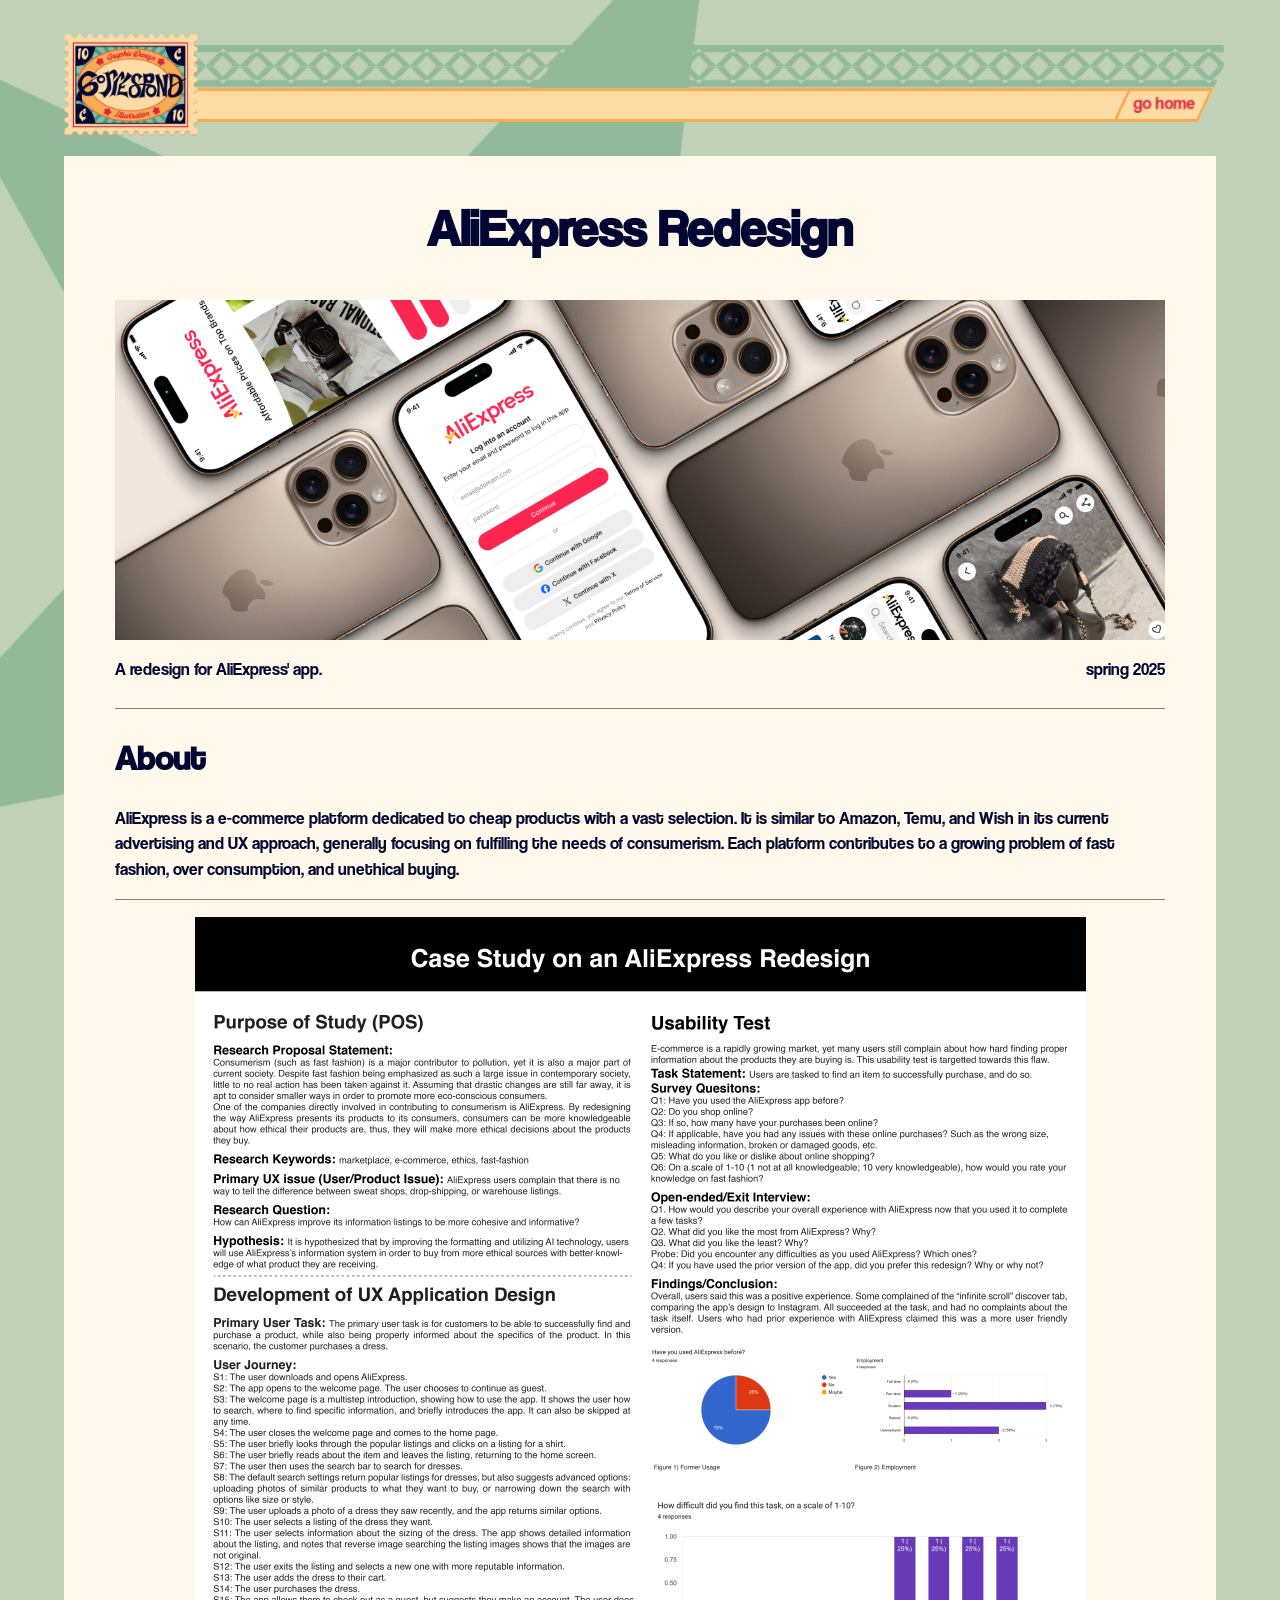
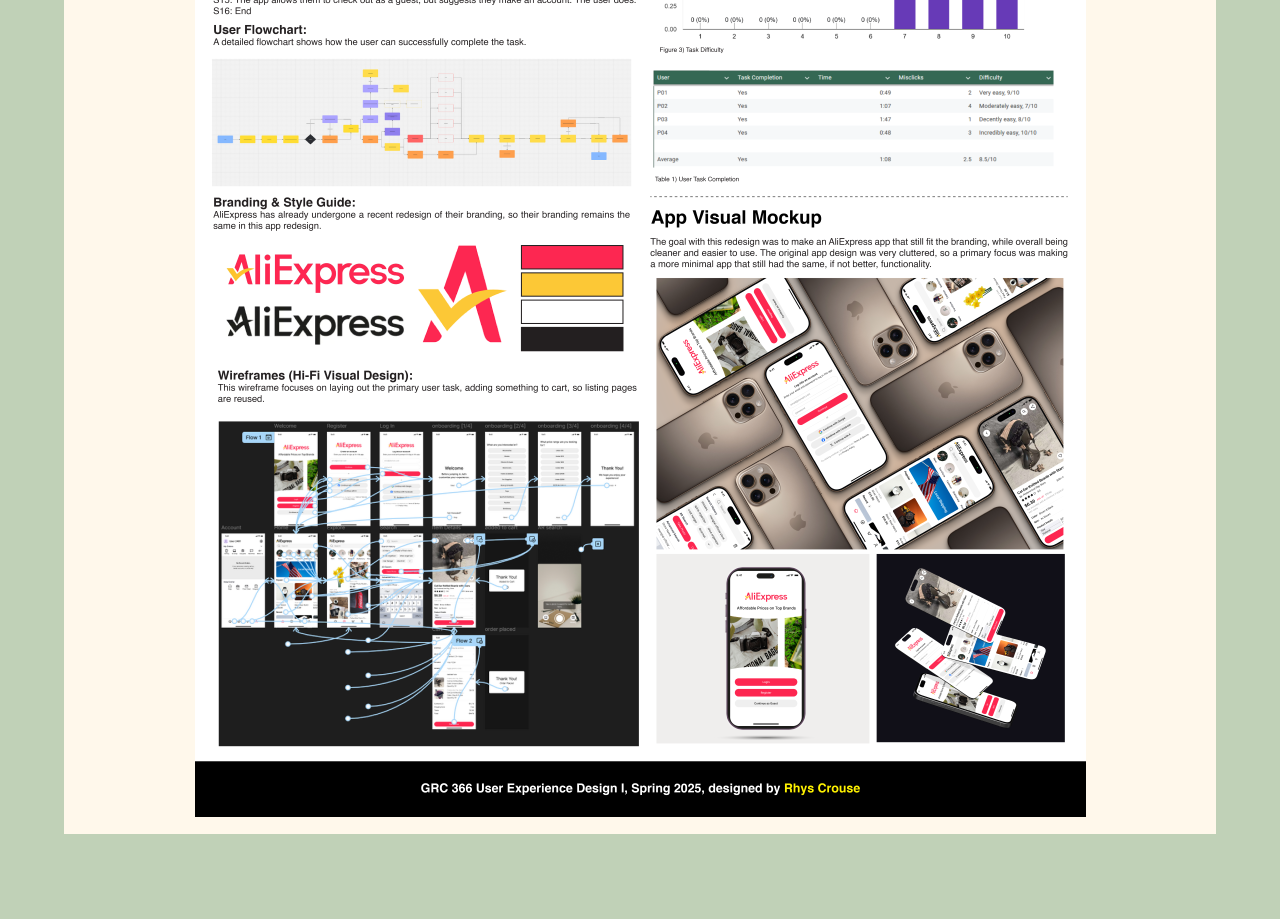
<file: works/ui-ux/aliexpress/index.html>
<!doctype html>
<html
  lang="en"
  data-ws-project="7219bd61-74be-4994-8073-83abed3c580e"
  data-ws-last-published="2026-05-06T03:51:18.354Z"
>
  <head>
    <link
      rel="stylesheet"
      type="text/css"
      href="/assets/static/app_generated_index-6937cd5a.BhWAfuav.css"
    />
    <meta charset="UTF-8" />
    <meta name="viewport" content="width=device-width,initial-scale=1" />
    <link rel="icon" href="/assets/favicon_1HUtILz5-FAsmZx3cQln-.ico" />
    <link
      rel="preload"
      href="/assets/Coolvetica_Rg_PezVluuNwKdc2-PoSSU6G.otf"
      as="font"
      crossorigin="anonymous"
    />
    <link
      rel="preload"
      href="/assets/Coolvetica_Rg_It_s0XgixGqvMmjViqb48bTv.otf"
      as="font"
      crossorigin="anonymous"
    />
    <link
      rel="preload"
      href="/assets/Crouse_Rhys_Portfolio_5_96DPI_aCaT9o4a348hjru4ZIaje.png"
      as="image"
    />
    <meta property="og:url" content="https://url/works/ui-ux/aliexpress" />
    <meta property="og:title" content="Untitled" />
    <meta property="og:type" content="website" />
    <meta name="robots" content="noindex, nofollow" />
    <meta property="twitter:card" content="summary_large_image" />
    <title>Untitled</title>
  </head>
  <body class="w-element">
    <div class="w-element">
      <div style="display: contents">
        <div style="display: contents">
          <div class="w-element c1jx9dq0 c1mgqk7u c1ij2you c1cja95t c1evx44w">
            <div
              class="w-element c18bpog4 cnsfal8 capbwup c1l9k3pt c1e995nz c1mjwog0 c1aiwp2a"
            >
              <div class="w-element c1e995nz c1mjwog0 c1l9k3pt c114ax1j">
                <div
                  class="w-element c3z963e cnsfal8 cd6k97m c8d26vm c1uc22ir cstmm0n cc614kf c1v6ob81 cn0ebtp cbyf8ew c8uzqan cw9y4t cnwbr0y c11rp4in c11h8lnx c13b7f68"
                ></div>
                <div
                  class="w-element c3z963e cnsfal8 c6afv3t cd6k97m c8d26vm c1uc22ir c1hxd6dz cs49ajr c1ywrjw5 cnhltzs c2clojx cstmm0n cc614kf c1v6ob81 cn0ebtp cbyf8ew c8uzqan cw9y4t cnwbr0y c11rp4in c11h8lnx cmmuxmd c1asf72y"
                ></div>
              </div>
              <div
                class="w-element c1r355cv c18pwm3s c1lpbgug c64r5d2 c19flbww c1m5i3hl cxqrawh c8t0d28 cfz7fqv cossp0z cnsfal8 c9tm6f8 c1f9rpgy"
              >
                <a href="/" class="w-element co9nepo c1e8t6g5"
                  ><div
                    class="w-element c1fuf7pf c64r5d2 cfz7fqv cyo5v0x c1ianfnv cl0vwwj c19qb1no c1bsyz3x c1g2dhnr c1dhwpg9"
                  >
                    <p class="w-element cuzes8i c1oi5xhl chnukyd c46xdrz">
                      go home
                    </p>
                  </div></a
                >
              </div>
            </div>
            <div class="w-element c18ozn8r cqpxqro cgj1j70 ccmptg2">
              <img
                alt=""
                width="1304"
                height="991"
                src="/assets/logo_gbqBUEKPw7LHcecsRNsSl.png"
                class="w-image c1t9s0bx cqpxqro"
                sizes="100vw"
                srcset="
                  /assets/logo_gbqBUEKPw7LHcecsRNsSl.png   16w,
                  /assets/logo_gbqBUEKPw7LHcecsRNsSl.png   32w,
                  /assets/logo_gbqBUEKPw7LHcecsRNsSl.png   48w,
                  /assets/logo_gbqBUEKPw7LHcecsRNsSl.png   64w,
                  /assets/logo_gbqBUEKPw7LHcecsRNsSl.png   96w,
                  /assets/logo_gbqBUEKPw7LHcecsRNsSl.png  128w,
                  /assets/logo_gbqBUEKPw7LHcecsRNsSl.png  256w,
                  /assets/logo_gbqBUEKPw7LHcecsRNsSl.png  384w,
                  /assets/logo_gbqBUEKPw7LHcecsRNsSl.png  640w,
                  /assets/logo_gbqBUEKPw7LHcecsRNsSl.png  750w,
                  /assets/logo_gbqBUEKPw7LHcecsRNsSl.png  828w,
                  /assets/logo_gbqBUEKPw7LHcecsRNsSl.png 1080w,
                  /assets/logo_gbqBUEKPw7LHcecsRNsSl.png 1200w,
                  /assets/logo_gbqBUEKPw7LHcecsRNsSl.png 1920w,
                  /assets/logo_gbqBUEKPw7LHcecsRNsSl.png 2048w,
                  /assets/logo_gbqBUEKPw7LHcecsRNsSl.png 3840w
                "
                decoding="async"
                loading="lazy"
              />
            </div>
          </div>
        </div>
      </div>
      <div
        class="w-element c63gccm c1jx9dq0 c1ij2you c1ehs4y5 csl8yps c3irtg7 c1xv6ap0 c1fk5436 c1v9d471"
      >
        <div class="w-element c1wx4f88 c3ei0n1">
          <h1
            class="w-element c10s0dke cv50xp5 csxzgn1 c1yeznrp c1ab1jcp ciw8ws8"
          >
            AliExpress Redesign
          </h1>
          <div class="w-element c1leeyr7 cwyx0l9">
            <div class="w-element cfyoc2b cofx11i cvnbxxw csu9ryg"></div>
            <div class="w-element c9tm6f8 c1wvuwee cnsfal8">
              <p class="w-element c1uu9ib2 csxzgn1 ctmlr6q">
                A redesign for AliExpress&#x27; app.
              </p>
              <p class="w-element c1uu9ib2">spring 2025</p>
            </div>
            <hr class="w-element c1tlkkli ci9dz23 cwv60kx c19flbww citrloq" />
            <h1
              class="w-element c10s0dke ckykj80 csxzgn1 c1yeznrp c1ab1jcp c18xlhik"
            >
              About
            </h1>
            <p class="w-element c1uu9ib2 csxzgn1">
              AliExpress is a e-commerce platform dedicated to cheap products
              with a vast selection. It is similar to Amazon, Temu, and Wish in
              its current advertising and UX approach, generally focusing on
              fulfilling the needs of consumerism. Each platform contributes to
              a growing problem of fast fashion, over consumption, and unethical
              buying.
            </p>
            <hr class="w-element c1tlkkli ci9dz23 cwv60kx c19flbww citrloq" />
            <img
              alt=""
              width="891"
              height="1500"
              src="/assets/rhysCrouse__finalPoster_XWyW2VgHaZVTTFxoArvPw.png"
              class="w-image c1d0vu83 c1rg7nbe c1k0ir2u c1ov8ug1"
              sizes="100vw"
              srcset="
                /assets/rhysCrouse__finalPoster_XWyW2VgHaZVTTFxoArvPw.png   16w,
                /assets/rhysCrouse__finalPoster_XWyW2VgHaZVTTFxoArvPw.png   32w,
                /assets/rhysCrouse__finalPoster_XWyW2VgHaZVTTFxoArvPw.png   48w,
                /assets/rhysCrouse__finalPoster_XWyW2VgHaZVTTFxoArvPw.png   64w,
                /assets/rhysCrouse__finalPoster_XWyW2VgHaZVTTFxoArvPw.png   96w,
                /assets/rhysCrouse__finalPoster_XWyW2VgHaZVTTFxoArvPw.png  128w,
                /assets/rhysCrouse__finalPoster_XWyW2VgHaZVTTFxoArvPw.png  256w,
                /assets/rhysCrouse__finalPoster_XWyW2VgHaZVTTFxoArvPw.png  384w,
                /assets/rhysCrouse__finalPoster_XWyW2VgHaZVTTFxoArvPw.png  640w,
                /assets/rhysCrouse__finalPoster_XWyW2VgHaZVTTFxoArvPw.png  750w,
                /assets/rhysCrouse__finalPoster_XWyW2VgHaZVTTFxoArvPw.png  828w,
                /assets/rhysCrouse__finalPoster_XWyW2VgHaZVTTFxoArvPw.png 1080w,
                /assets/rhysCrouse__finalPoster_XWyW2VgHaZVTTFxoArvPw.png 1200w,
                /assets/rhysCrouse__finalPoster_XWyW2VgHaZVTTFxoArvPw.png 1920w
              "
              decoding="async"
              loading="lazy"
            />
          </div>
        </div>
      </div>
      <div
        class="w-element c1g8bz4r cjoac6u c6afv3t c1hxd6dz cs49ajr c1ywrjw5 cnhltzs c2clojx cstmm0n cft5hyx cg2nt7j c16ddh c13b7f68 cduuurn c1ylt65a c1asf72y czgw6dg c1rlxdsz c1nf3zf0"
      ></div>
    </div>
    <script id="vike_pageContext" type="application/json">
      {
        "_urlRewrite": null,
        "pageId": "/pages/works/ui-ux/aliexpress",
        "routeParams": {},
        "data": {
          "url": "https://url/works/ui-ux/aliexpress",
          "system": {
            "params": {},
            "search": {},
            "origin": "https://url",
            "pathname": "/works/ui-ux/aliexpress"
          },
          "resources": {},
          "pageMeta": {
            "title": "Untitled",
            "description": "",
            "excludePageFromSearch": true,
            "language": "",
            "socialImageAssetName": "!undefined",
            "socialImageUrl": "",
            "status": "!undefined",
            "redirect": "",
            "custom": []
          }
        }
      }
    </script>
    <script id="vike_globalContext" type="application/json">
      {}
    </script>
    <script
      src="/assets/entries/entry-server-routing.nm9-1BFC.js"
      type="module"
      async
    ></script>
    <link
      rel="modulepreload"
      href="/assets/entries/pages_works_ui-ux_aliexpress.BgAkPNwn.js"
      as="script"
      type="text/javascript"
    /><link
      rel="modulepreload"
      href="/assets/chunks/chunk-B5F03mps.js"
      as="script"
      type="text/javascript"
    />
  </body>
</html>
</file>
<file: assets/static/app_generated_index-6937cd5a.BhWAfuav.css>
@font-face{font-family:Coolvetica;font-style:normal;font-weight:400;font-display:swap;src:url(/assets/Coolvetica_Rg_PezVluuNwKdc2-PoSSU6G.otf) format("truetype")}@font-face{font-family:Coolvetica Cond;font-style:normal;font-weight:900;font-display:swap;src:url(/assets/Coolvetica_Rg_Cond_p-5VPTKfo-GE-l2akcInU.otf) format("truetype")}@font-face{font-family:Coolvetica;font-style:italic;font-weight:900;font-display:swap;src:url(/assets/Coolvetica_Rg_It_s0XgixGqvMmjViqb48bTv.otf) format("truetype")}@font-face{font-family:Coolvetica Comp;font-style:normal;font-weight:900;font-display:swap;src:url(/assets/Coolvetica_Hv_Comp_QxIEoQkiaLyUVCYF1GWgD.otf) format("truetype")}@font-face{font-family:Coolvetica Cram;font-style:normal;font-weight:900;font-display:swap;src:url(/assets/Coolvetica_Rg_Cram_sYyvNHUuGfcDrEwnqn8kA.otf) format("truetype")}@layer presets{:root{display:grid;min-height:100%;grid-template-rows:auto;grid-template-columns:1fr;font-family:Arial,Roboto,sans-serif;font-size:16px;line-height:1.2;white-space:pre-wrap;white-space-collapse:preserve}a.w-element{box-sizing:border-box}body.w-element{box-sizing:border-box;-webkit-font-smoothing:antialiased;-moz-osx-font-smoothing:grayscale;margin:0}div.w-element,h1.w-element{box-sizing:border-box}hr.w-element{height:0;color:inherit;box-sizing:border-box}li.w-element,p.w-element,span.w-element,ul.w-element,div.w-accordion,div.w-item{box-sizing:border-box}h3.w-item-header{box-sizing:border-box;margin-top:0;margin-bottom:0}button.w-item-trigger{font-family:inherit;font-size:100%;line-height:1.15;box-sizing:border-box;text-transform:none;background-color:transparent;background-image:none;border:0px solid rgb(226 232 240 / 1);margin:0;padding:0}div.w-box{box-sizing:border-box}footer.w-box{box-sizing:border-box}nav.w-box{box-sizing:border-box}div.w-html-embed{display:contents;white-space:normal;white-space-collapse:collapse}div.w-text{box-sizing:border-box;min-height:1em}div.w-item-content{box-sizing:border-box}img.w-image{box-sizing:border-box;max-width:100%;display:block;height:auto}}@media all{:root{--font-lineheight-00: .95;--font-lineheight-0: 1.1;--font-lineheight-1: 1.25;--font-lineheight-2: 1.375;--font-lineheight-3: 1.5;--font-lineheight-4: 1.75;--font-lineheight-5: 2;--font-letterspacing-0: -.05em;--font-letterspacing-1: .025em;--font-letterspacing-2: .05em;--font-letterspacing-3: .075em;--font-letterspacing-4: .15em;--font-letterspacing-5: .5em;--font-letterspacing-6: .75em;--font-letterspacing-7: 1em;--font-size-00: .5rem;--font-size-0: .75rem;--font-size-1: 1rem;--font-size-2: 1.1rem;--font-size-3: 1.25rem;--font-size-4: 1.5rem;--font-size-5: 2rem;--font-size-6: 2.5rem;--font-size-7: 3rem;--font-size-8: 3.5rem;--font-size-fluid-0: clamp(.75rem,2vw,1rem);--font-size-fluid-1: clamp(1rem,4vw,1.5rem);--font-size-fluid-2: clamp(1.5rem,6vw,2.5rem);--font-size-fluid-3: clamp(2rem,9vw,3.5rem);--size-000: -.5rem;--size-00: -.25rem;--size-1: .25rem;--size-2: .5rem;--size-3: 1rem;--size-4: 1.25rem;--size-5: 1.5rem;--size-6: 1.75rem;--size-7: 2rem;--size-8: 3rem;--size-9: 4rem;--size-10: 5rem;--size-11: 7.5rem;--size-12: 10rem;--size-13: 15rem;--size-14: 20rem;--size-15: 30rem;--size-px-000: -8px;--size-px-00: -4px;--size-px-1: 4px;--size-px-2: 8px;--size-px-3: 16px;--size-px-4: 20px;--size-px-5: 24px;--size-px-6: 28px;--size-px-7: 32px;--size-px-8: 48px;--size-px-9: 64px;--size-px-10: 80px;--size-px-11: 120px;--size-px-12: 160px;--size-px-13: 240px;--size-px-14: 320px;--size-px-15: 480px;--size-fluid-1: clamp(.5rem,1vw,1rem);--size-fluid-2: clamp(1rem,2vw,1.5rem);--size-fluid-3: clamp(1.5rem,3vw,2rem);--size-fluid-4: clamp(2rem,4vw,3rem);--size-fluid-5: clamp(4rem,5vw,5rem);--size-fluid-6: clamp(5rem,7vw,7.5rem);--size-fluid-7: clamp(7.5rem,10vw,10rem);--size-fluid-8: clamp(10rem,20vw,15rem);--size-fluid-9: clamp(15rem,30vw,20rem);--size-fluid-10: clamp(20rem,40vw,30rem);--size-content-1: 20ch;--size-content-2: 45ch;--size-content-3: 60ch;--size-header-1: 20ch;--size-header-2: 25ch;--size-header-3: 35ch;--size-xxs: 240px;--size-xs: 360px;--size-sm: 480px;--size-md: 768px;--size-lg: 1024px;--size-xl: 1440px;--size-xxl: 1920px;--size-relative-000: -.5ch;--size-relative-00: -.25ch;--size-relative-1: .25ch;--size-relative-2: .5ch;--size-relative-3: 1ch;--size-relative-4: 1.25ch;--size-relative-5: 1.5ch;--size-relative-6: 1.75ch;--size-relative-7: 2ch;--size-relative-8: 3ch;--size-relative-9: 4ch;--size-relative-10: 5ch;--size-relative-11: 7.5ch;--size-relative-12: 10ch;--size-relative-13: 15ch;--size-relative-14: 20ch;--size-relative-15: 30ch;--ease-1: cubic-bezier(.25,0,.5,1);--ease-2: cubic-bezier(.25,0,.4,1);--ease-3: cubic-bezier(.25,0,.3,1);--ease-4: cubic-bezier(.25,0,.2,1);--ease-5: cubic-bezier(.25,0,.1,1);--ease-in-1: cubic-bezier(.25,0,1,1);--ease-in-2: cubic-bezier(.5,0,1,1);--ease-in-3: cubic-bezier(.7,0,1,1);--ease-in-4: cubic-bezier(.9,0,1,1);--ease-in-5: cubic-bezier(1,0,1,1);--ease-out-1: cubic-bezier(0,0,.75,1);--ease-out-2: cubic-bezier(0,0,.5,1);--ease-out-3: cubic-bezier(0,0,.3,1);--ease-out-4: cubic-bezier(0,0,.1,1);--ease-out-5: cubic-bezier(0,0,0,1);--ease-in-out-1: cubic-bezier(.1,0,.9,1);--ease-in-out-2: cubic-bezier(.3,0,.7,1);--ease-in-out-3: cubic-bezier(.5,0,.5,1);--ease-in-out-4: cubic-bezier(.7,0,.3,1);--ease-in-out-5: cubic-bezier(.9,0,.1,1);--ease-elastic-out-1: cubic-bezier(.5,.75,.75,1.25);--ease-elastic-out-2: cubic-bezier(.5,1,.75,1.25);--ease-elastic-out-3: cubic-bezier(.5,1.25,.75,1.25);--ease-elastic-out-4: cubic-bezier(.5,1.5,.75,1.25);--ease-elastic-out-5: cubic-bezier(.5,1.75,.75,1.25);--ease-elastic-in-1: cubic-bezier(.5,-.25,.75,1);--ease-elastic-in-2: cubic-bezier(.5,-.5,.75,1);--ease-elastic-in-3: cubic-bezier(.5,-.75,.75,1);--ease-elastic-in-4: cubic-bezier(.5,-1,.75,1);--ease-elastic-in-5: cubic-bezier(.5,-1.25,.75,1);--ease-elastic-in-out-1: cubic-bezier(.5,-.1,.1,1.5);--ease-elastic-in-out-2: cubic-bezier(.5,-.3,.1,1.5);--ease-elastic-in-out-3: cubic-bezier(.5,-.5,.1,1.5);--ease-elastic-in-out-4: cubic-bezier(.5,-.7,.1,1.5);--ease-elastic-in-out-5: cubic-bezier(.5,-.9,.1,1.5);--ease-step-1: steps(2);--ease-step-2: steps(3);--ease-step-3: steps(4);--ease-step-4: steps(7);--ease-step-5: steps(10);--ease-elastic-1: var(--ease-elastic-out-1);--ease-elastic-2: var(--ease-elastic-out-2);--ease-elastic-3: var(--ease-elastic-out-3);--ease-elastic-4: var(--ease-elastic-out-4);--ease-elastic-5: var(--ease-elastic-out-5);--ease-squish-1: var(--ease-elastic-in-out-1);--ease-squish-2: var(--ease-elastic-in-out-2);--ease-squish-3: var(--ease-elastic-in-out-3);--ease-squish-4: var(--ease-elastic-in-out-4);--ease-squish-5: var(--ease-elastic-in-out-5);--ease-spring-1: linear(0,.006,.025 2.8%,.101 6.1%,.539 18.9%,.721 25.3%,.849 31.5%,.937 38.1%,.968 41.8%,.991 45.7%,1.006 50.1%,1.015 55%,1.017 63.9%,1.001);--ease-spring-2: linear(0,.007,.029 2.2%,.118 4.7%,.625 14.4%,.826 19%,.902,.962,1.008 26.1%,1.041 28.7%,1.064 32.1%,1.07 36%,1.061 40.5%,1.015 53.4%,.999 61.6%,.995 71.2%,1);--ease-spring-3: linear(0,.009,.035 2.1%,.141 4.4%,.723 12.9%,.938 16.7%,1.017,1.077,1.121,1.149 24.3%,1.159,1.163,1.161,1.154 29.9%,1.129 32.8%,1.051 39.6%,1.017 43.1%,.991,.977 51%,.974 53.8%,.975 57.1%,.997 69.8%,1.003 76.9%,1);--ease-spring-4: linear(0,.009,.037 1.7%,.153 3.6%,.776 10.3%,1.001,1.142 16%,1.185,1.209 19%,1.215 19.9% 20.8%,1.199,1.165 25%,1.056 30.3%,1.008 33%,.973,.955 39.2%,.953 41.1%,.957 43.3%,.998 53.3%,1.009 59.1% 63.7%,.998 78.9%,1);--ease-spring-5: linear(0,.01,.04 1.6%,.161 3.3%,.816 9.4%,1.046,1.189 14.4%,1.231,1.254 17%,1.259,1.257 18.6%,1.236,1.194 22.3%,1.057 27%,.999 29.4%,.955 32.1%,.942,.935 34.9%,.933,.939 38.4%,1 47.3%,1.011,1.017 52.6%,1.016 56.4%,1 65.2%,.996 70.2%,1.001 87.2%,1);--ease-bounce-1: linear(0,.004,.016,.035,.063,.098,.141,.191,.25,.316,.391 36.8%,.563,.766,1 58.8%,.946,.908 69.1%,.895,.885,.879,.878,.879,.885,.895,.908 89.7%,.946,1);--ease-bounce-2: linear(0,.004,.016,.035,.063,.098,.141 15.1%,.25,.391,.562,.765,1,.892 45.2%,.849,.815,.788,.769,.757,.753,.757,.769,.788,.815,.85,.892 75.2%,1 80.2%,.973,.954,.943,.939,.943,.954,.973,1);--ease-bounce-3: linear(0,.004,.016,.035,.062,.098,.141 11.4%,.25,.39,.562,.764,1 30.3%,.847 34.8%,.787,.737,.699,.672,.655,.65,.656,.672,.699,.738,.787,.847 61.7%,1 66.2%,.946,.908,.885 74.2%,.879,.878,.879,.885 79.5%,.908,.946,1 87.4%,.981,.968,.96,.957,.96,.968,.981,1);--ease-bounce-4: linear(0,.004,.016 3%,.062,.141,.25,.391,.562 18.2%,1 24.3%,.81,.676 32.3%,.629,.595,.575,.568,.575,.595,.629,.676 48.2%,.811,1 56.2%,.918,.86,.825,.814,.825,.86,.918,1 77.2%,.94 80.6%,.925,.92,.925,.94 87.5%,1 90.9%,.974,.965,.974,1);--ease-bounce-5: linear(0,.004,.016 2.5%,.063,.141,.25 10.1%,.562,1 20.2%,.783,.627,.534 30.9%,.511,.503,.511,.534 38%,.627,.782,1 48.7%,.892,.815,.769 56.3%,.757,.753,.757,.769 61.3%,.815,.892,1 68.8%,.908 72.4%,.885,.878,.885,.908 79.4%,1 83%,.954 85.5%,.943,.939,.943,.954 90.5%,1 93%,.977,.97,.977,1);--layer-1: 1;--layer-2: 2;--layer-3: 3;--layer-4: 4;--layer-5: 5;--layer-important: 2147483647;--shadow-color: 220 3% 15%;--shadow-strength: 1%;--inner-shadow-highlight: inset 0-.5px 0 0#fff,inset 0 .5px 0 0 rgba(0,0,0,.067);--shadow-2: 0 3px 5px -2px hsl(var(--shadow-color)/calc(var(--shadow-strength) + 3%)),0 7px 14px -5px hsl(var(--shadow-color)/calc(var(--shadow-strength) + 5%));--shadow-3: 0 -1px 3px 0 hsl(var(--shadow-color)/calc(var(--shadow-strength) + 2%)),0 1px 2px -5px hsl(var(--shadow-color)/calc(var(--shadow-strength) + 2%)),0 2px 5px -5px hsl(var(--shadow-color)/calc(var(--shadow-strength) + 4%)),0 4px 12px -5px hsl(var(--shadow-color)/calc(var(--shadow-strength) + 5%)),0 12px 15px -5px hsl(var(--shadow-color)/calc(var(--shadow-strength) + 7%));--shadow-4: 0 -2px 5px 0 hsl(var(--shadow-color)/calc(var(--shadow-strength) + 2%)),0 1px 1px -2px hsl(var(--shadow-color)/calc(var(--shadow-strength) + 3%)),0 2px 2px -2px hsl(var(--shadow-color)/calc(var(--shadow-strength) + 3%)),0 5px 5px -2px hsl(var(--shadow-color)/calc(var(--shadow-strength) + 4%)),0 9px 9px -2px hsl(var(--shadow-color)/calc(var(--shadow-strength) + 5%)),0 16px 16px -2px hsl(var(--shadow-color)/calc(var(--shadow-strength) + 6%));--shadow-5: 0 -1px 2px 0 hsl(var(--shadow-color)/calc(var(--shadow-strength) + 2%)),0 2px 1px -2px hsl(var(--shadow-color)/calc(var(--shadow-strength) + 3%)),0 5px 5px -2px hsl(var(--shadow-color)/calc(var(--shadow-strength) + 3%)),0 10px 10px -2px hsl(var(--shadow-color)/calc(var(--shadow-strength) + 4%)),0 20px 20px -2px hsl(var(--shadow-color)/calc(var(--shadow-strength) + 5%)),0 40px 40px -2px hsl(var(--shadow-color)/calc(var(--shadow-strength) + 7%));--shadow-6: 0 -1px 2px 0 hsl(var(--shadow-color)/calc(var(--shadow-strength) + 2%)),0 3px 2px -2px hsl(var(--shadow-color)/calc(var(--shadow-strength) + 3%)),0 7px 5px -2px hsl(var(--shadow-color)/calc(var(--shadow-strength) + 3%)),0 12px 10px -2px hsl(var(--shadow-color)/calc(var(--shadow-strength) + 4%)),0 22px 18px -2px hsl(var(--shadow-color)/calc(var(--shadow-strength) + 5%)),0 41px 33px -2px hsl(var(--shadow-color)/calc(var(--shadow-strength) + 6%)),0 100px 80px -2px hsl(var(--shadow-color)/calc(var(--shadow-strength) + 7%));--inner-shadow-0: inset 0 0 0 1px hsl(var(--shadow-color)/calc(var(--shadow-strength) + 9%));--inner-shadow-1: inset 0 1px 2px 0 hsl(var(--shadow-color)/calc(var(--shadow-strength) + 9%)),var(--inner-shadow-highlight);--inner-shadow-2: inset 0 1px 4px 0 hsl(var(--shadow-color)/calc(var(--shadow-strength) + 9%)),var(--inner-shadow-highlight);--inner-shadow-3: inset 0 2px 8px 0 hsl(var(--shadow-color)/calc(var(--shadow-strength) + 9%)),var(--inner-shadow-highlight);--inner-shadow-4: inset 0 2px 14px 0 hsl(var(--shadow-color)/calc(var(--shadow-strength) + 9%)),var(--inner-shadow-highlight);--ratio-square: 1;--ratio-landscape: 4/3;--ratio-portrait: 3/4;--ratio-widescreen: 16/9;--ratio-ultrawide: 18/5;--ratio-golden: 1.618/1;--noise-1: url("data:image/svg+xml;charset=utf-8,%3Csvg viewBox='0 0 200 200' xmlns='http://www.w3.org/2000/svg'%3E%3Cfilter id='a'%3E%3CfeTurbulence type='fractalNoise' baseFrequency='.005' numOctaves='2' stitchTiles='stitch'/%3E%3C/filter%3E%3Crect width='100%25' height='100%25' filter='url(%23a)'/%3E%3C/svg%3E");--noise-2: url("data:image/svg+xml;charset=utf-8,%3Csvg viewBox='0 0 300 300' xmlns='http://www.w3.org/2000/svg'%3E%3Cfilter id='a'%3E%3CfeTurbulence type='fractalNoise' baseFrequency='.05' stitchTiles='stitch'/%3E%3C/filter%3E%3Crect width='100%25' height='100%25' filter='url(%23a)'/%3E%3C/svg%3E");--noise-3: url("data:image/svg+xml;charset=utf-8,%3Csvg viewBox='0 0 1024 1024' xmlns='http://www.w3.org/2000/svg'%3E%3Cfilter id='a'%3E%3CfeTurbulence type='fractalNoise' baseFrequency='.25' stitchTiles='stitch'/%3E%3C/filter%3E%3Crect width='100%25' height='100%25' filter='url(%23a)'/%3E%3C/svg%3E");--noise-4: url("data:image/svg+xml;charset=utf-8,%3Csvg viewBox='0 0 2056 2056' xmlns='http://www.w3.org/2000/svg'%3E%3Cfilter id='a'%3E%3CfeTurbulence type='fractalNoise' baseFrequency='.5' stitchTiles='stitch'/%3E%3C/filter%3E%3Crect width='100%25' height='100%25' filter='url(%23a)'/%3E%3C/svg%3E");--noise-5: url("data:image/svg+xml;charset=utf-8,%3Csvg viewBox='0 0 2056 2056' xmlns='http://www.w3.org/2000/svg'%3E%3Cfilter id='a'%3E%3CfeTurbulence type='fractalNoise' baseFrequency='.75' stitchTiles='stitch'/%3E%3C/filter%3E%3Crect width='100%25' height='100%25' filter='url(%23a)'/%3E%3C/svg%3E");--noise-filter-1: contrast(300%) brightness(100%);--noise-filter-2: contrast(200%) brightness(150%);--noise-filter-3: contrast(200%) brightness(250%);--noise-filter-4: contrast(200%) brightness(500%);--noise-filter-5: contrast(200%) brightness(1000%);--radius-round: 100000px;--radius-conditional-1: clamp(0px, calc(100vw - 100%) * 1e5,var(--radius-1));--radius-conditional-2: clamp(0px, calc(100vw - 100%) * 1e5,var(--radius-2));--radius-conditional-3: clamp(0px, calc(100vw - 100%) * 1e5,var(--radius-3));--radius-conditional-4: clamp(0px, calc(100vw - 100%) * 1e5,var(--radius-4));--radius-conditional-5: clamp(0px, calc(100vw - 100%) * 1e5,var(--radius-5));--radius-conditional-6: clamp(0px, calc(100vw - 100%) * 1e5,var(--radius-6));background-color:var(--background-primary, rgb(13 15 18 / 1));color:var(--dark-primary);--focus-color: var(--red-6);--focus-width: 1px;--focus-offset: 0;--easing-default: var(--ease-out-3);--gap-xs: var(--size-1);--gap-s: var(--size-fluid-2);--gap-m: var(--size-fluid-4);--gap-l: var(--size-fluid-7);font-family:Coolvetica,sans-serif;line-height:var(--font-lineheight-3, 1.5);font-size:17px;--spacing-default: var(--size-fluid-3);--shadow-5-invert: 0 1px 2px 0 hsl(var(--shadow-color)/calc(var(--shadow-strength) + 2%)), 0 -2px 1px -2px hsl(var(--shadow-color)/calc(var(--shadow-strength) + 3%)), 0 -5px 5px -2px hsl(var(--shadow-color)/calc(var(--shadow-strength) + 3%)), 0 -10px 10px -2px hsl(var(--shadow-color)/calc(var(--shadow-strength) + 4%)), 0 -20px 20px -2px hsl(var(--shadow-color)/calc(var(--shadow-strength) + 5%)), 0 -40px 40px -2px hsl(var(--shadow-color)/calc(var(--shadow-strength) + 7%));--background-primary: #c0d1b7;--background-secondary: #91b99a;--card-primary: #fff8eb;--accent-1: #fcdba4;--accent-2: #f8ac54;--accent-3: #dd243b;--dark-primary: #020633 }.c1xv6ap0{display:flex}.c1wvuwee{justify-content:space-between}.cvn3h3q{align-items:center}.c1kcyxh4{padding-top:var(--size-fluid-2, clamp(1rem,2vw,1.5rem))}.cza2q3j{padding-bottom:var(--size-fluid-2, clamp(1rem,2vw,1.5rem))}.c10cd0vk{flex-direction:row}.c1ryuuyy{justify-content:start}.c7rtjko{column-gap:var(--gap-s)}.c7heuj2{row-gap:var(--gap-s)}.c1pxkhoy{grid-template-columns:1.5fr 1fr}.c1fk5436{flex-direction:column}.c1xzbfbg{column-gap:var(--gap-m)}.c1i07zdz{row-gap:var(--gap-m)}.cjiha0b{max-width:var(--size-content-2, 45ch)}.c13suikw{column-gap:var(--gap-s, clamp(1rem,2vw,1.5rem))}.cllu7qu{row-gap:var(--gap-s, clamp(1rem,2vw,1.5rem))}.c1km852y{align-self:flex-start}.cp4z00r{padding-top:var(--size-3, 1rem)}.c1ehs4y5{margin-top:auto}.c1yeznrp{font-family:Coolvetica,sans-serif}.c10s0dke{color:var(--dark-primary)}.c1498uo2{font-size:1em}.c63gccm{background-color:var(--card-primary)}.c1jx9dq0{margin-left:5vw}.c1ij2you{margin-right:5vw}.c1j6dhva{margin-bottom:auto}.c1uu3ixr{width:40vw}.c1wx4f88{padding-left:1em}.c3ei0n1{padding-right:1em}.c1lwi5a0{font-size:1.5em}.csxzgn1{font-style:normal}.c1ab1jcp{font-weight:900}.c1l9k3pt{padding-left:2rem}.cnsfal8{width:100%}.ci9dz23{border-top-style:none}.cwv60kx{border-right-style:none}.citrloq{border-left-style:none}.c15dbw0w{border-bottom:0px none rgb(226 232 240 / 1)}.cmil9t8{flex-grow:1}.c1qugxxs{flex-shrink:1}.c1f2rwbw{flex-basis:0%}.c9ao24o{font-weight:500}.c5f0kn7{--accordion-trigger-icon-transform: 0deg }.cujon4o{padding-bottom:.25rem}.czrjaw2{padding-top:.25rem}.c1dhwpg9:hover{text-decoration-line:underline}.c15skb5g[data-state=open]{--accordion-trigger-icon-transform: 180deg }.c196n6le{rotate:var(--accordion-trigger-icon-transform)}.c1ti5210{height:1rem}.c19bxr99{width:1rem}.cqjncfl{flex-grow:0}.c82xmi4{transition-property:all}.c1f4dj5d{transition-timing-function:cubic-bezier(.4,0,.2,1)}.c1nxber1{transition-duration:.2s}.c1gkzeef{padding-left:.5rem}.co94rxu{font-size:1rem}.cg1mtfa{overflow-x:hidden}.c1jm9xv5{overflow-y:hidden}.ctzpsj4{font-size:.875rem}.c1dkf39g{line-height:1.25rem}.c1leeyr7{margin-left:2rem}.co9nepo{display:inline-block}.c1jp0cmx:hover{color:var(--accent-3)}.c1lzwq3h{rotate:-90deg}.cng4clc{color:var(--ease-spring-1)}.cpbh8bi{margin-left:2em}.clgahng{list-style-type:none}.c1e8t6g5{text-decoration-line:none}.c1g8bz4r{width:80rem}.cjoac6u{aspect-ratio:1}.c6afv3t{background-image:none}.c1hxd6dz{background-size:auto auto}.cs49ajr{background-repeat:repeat}.c1ywrjw5{background-attachment:scroll}.cnhltzs{background-origin:padding-box}.c2clojx{-webkit-background-clip:border-box;background-clip:border-box}.cstmm0n{background-color:var(--background-secondary)}.cft5hyx{clip-path:polygon(50%0,calc(50%*(1 + sin(.4turn))) calc(50%*(1 - cos(.4turn))),calc(50%*(1 - sin(.2turn))) calc(50%*(1 - cos(.2turn))),calc(50%*(1 + sin(.2turn))) calc(50%*(1 - cos(.2turn))),calc(50%*(1 - sin(.4turn))) calc(50%*(1 - cos(.4turn))))}.cg2nt7j{position:fixed}.c16ddh{top:-10rem}.c13b7f68{z-index:-10}.cduuurn{left:-15rem}.c1ylt65a{rotate:25deg}.c1asf72y{background-position:0% 0%}.csl8yps{margin-bottom:5rem}.c3irtg7{width:auto}.cv50xp5{font-size:3em}.ciw8ws8{text-align:center}.cz0f3rl{background-image:url(/assets/Crouse_Rhys_Capstone_2_nN74G_8_ozCSdSJSPeqwF.webp)}.cofx11i{height:20rem}.cvnbxxw{background-size:cover}.cfk8x2s{background-position:50% 50%}.c1tlkkli{color:gray}.c19flbww{border-bottom-style:solid}.cwyx0l9{margin-right:2rem}.ctmlr6q{margin-right:2em}.c9tm6f8{display:inline-flex}.c111l6or{display:grid}.c3hsgkw{grid-template-columns:repeat(auto-fit,minmax(250px,1fr))}.c8qwjar{grid-template-rows:auto}.c127kil6{grid-auto-columns:1fr}.c1c0h577{column-gap:16px}.c1fwq2ko{row-gap:16px}.c1mgqk7u{margin-bottom:2rem}.c1cja95t{margin-top:5vh}.c1evx44w{display:block}.c18bpog4{align-self:center}.capbwup{z-index:0}.c1e995nz{overflow-x:clip}.c1mjwog0{overflow-y:clip}.c1aiwp2a{transform:skew(-25deg)}.c114ax1j{transform:skew(25deg)}.c3z963e{height:calc(var(--b) + var(--s)/(2*tan(var(--a)/2)))}.cd6k97m{--a: 90deg }.c8d26vm{--s: 1em }.c1uc22ir{--b: .75em }.cc614kf{--_g: var(--s) repeat-x conic-gradient(from calc(var(--a)/-2) at bottom,#0000,#000 1deg calc(var(--a) - 1deg),#0000 var(--a)) }.c1v6ob81{-webkit-mask-image:conic-gradient(from -45deg at bottom,#0000,#000 1deg,#000 89deg,#0000 90deg),conic-gradient(from -45deg at bottom,#0000,#000 1deg,#000 89deg,#0000 90deg);mask-image:conic-gradient(from -45deg at bottom,#0000,#000 1deg,#000 89deg,#0000 90deg),conic-gradient(from -45deg at bottom,#0000,#000 1deg,#000 89deg,#0000 90deg)}.cn0ebtp{-webkit-mask-position:50% -35px,50%;mask-position:50% -35px,50%}.cbyf8ew{-webkit-mask-repeat:repeat-x,repeat-x;mask-repeat:repeat-x,repeat-x}.c8uzqan{-webkit-mask-origin:border-box,border-box;mask-origin:border-box,border-box}.cw9y4t{mask-clip:border-box,border-box}.cnwbr0y{-webkit-mask-composite:xor,source-over;mask-composite:exclude,add}.c11rp4in{mask-mode:match-source,match-source}.c11h8lnx{-webkit-mask-size:2em;mask-size:2em}.cmmuxmd{rotate:180deg}.c1r355cv{background-color:var(--accent-1)}.c18pwm3s{border-top-style:solid}.c1lpbgug{border-right-style:solid}.c64r5d2{border-left-style:solid}.c1m5i3hl{border-top-color:var(--accent-2)}.cxqrawh{border-right-color:var(--accent-2)}.c8t0d28{border-bottom-color:var(--accent-2)}.cfz7fqv{border-left-color:var(--accent-2)}.cossp0z{height:2rem}.c1f9rpgy{justify-content:end}.c18ozn8r{height:fit-content}.cqpxqro{width:fit-content}.cgj1j70{position:absolute}.ccmptg2{top:2rem}.c1t9s0bx{height:6rem}.c1fuf7pf{transform:skew(0) skewY(0)}.cyo5v0x{padding-left:.5em}.c1ianfnv{padding-right:.5em}.cl0vwwj{height:100%}.c19qb1no{border-top:0px solid var(--accent-2)}.c1bsyz3x{border-right:0px solid var(--accent-2)}.c1g2dhnr{border-bottom:0px solid var(--accent-2)}.cuzes8i{margin-top:0}.c1oi5xhl{margin-bottom:0}.chnukyd{transform:skew(25deg) skewY(0)}.c46xdrz{color:var(--accent-3)}.c1d0vu83{margin-top:1rem}.c1rg7nbe{margin-bottom:1rem}.ckykj80{font-size:2em}.c18xlhik{text-align:start}.c5uwme1{background-image:url(/assets/render1_GiZWSHmmM3h1gu_GYenpi.png)}.cxjln3n{background-position:50% 14.3%}.c5brsvi{background-image:url(/assets/poster_mockup_ILBJVqmnaLtj6868iNSus.png)}.csu9ryg{background-position:50% 35.8%}.c1k0ir2u{margin-left:auto}.c1ov8ug1{margin-right:auto}.cfyoc2b{background-image:url(/assets/Crouse_Rhys_Portfolio_5_96DPI_aCaT9o4a348hjru4ZIaje.png)}.c12ubw0c{padding-bottom:1em}.c1mht6b2{background-image:url(/assets/magazine_working_file_tf8NX5BkiE92ODkM1rB0T.png)}.c1wdppm7{background-position:50% 28.1%}.c16dq1k8{object-fit:cover}.c1ybf3r1{background-image:url(/assets/Crouse_Rhys_Portfolio_3_96DPI_s2N70mI3rOdT-u0uCvF5c_fI80uZR8Q6xUnlNcI0L-I.webp)}.c137bnd3{background-image:url(/assets/mockup_4_G36XnuEHI7HkX669Uz48q.png)}.c17g2ly6{margin-bottom:1em}.c13k64pn{font-family:Coolvetica Cram,sans-serif}.c1s1tx5a{font-family:Coolvetica Comp,sans-serif}.ckxgfka{font-family:Coolvetica Cond,sans-serif}}@media all and (max-width: 991px){.c1v9d471{width:auto}}@media all and (max-width: 767px){.czgw6dg{width:60rem}}@media all and (max-width: 479px){.cyy2al{flex-wrap:wrap}.c1pcprrm{column-gap:var(--gap-s, clamp(1rem,2vw,1.5rem))}.c1sghfnw{row-gap:var(--gap-s, clamp(1rem,2vw,1.5rem))}.cejlbm1{justify-content:center}.c1uu9ib2{padding-left:1rem}.c1rlxdsz{width:50rem}.c1nf3zf0{top:-5rem}}
</file>
